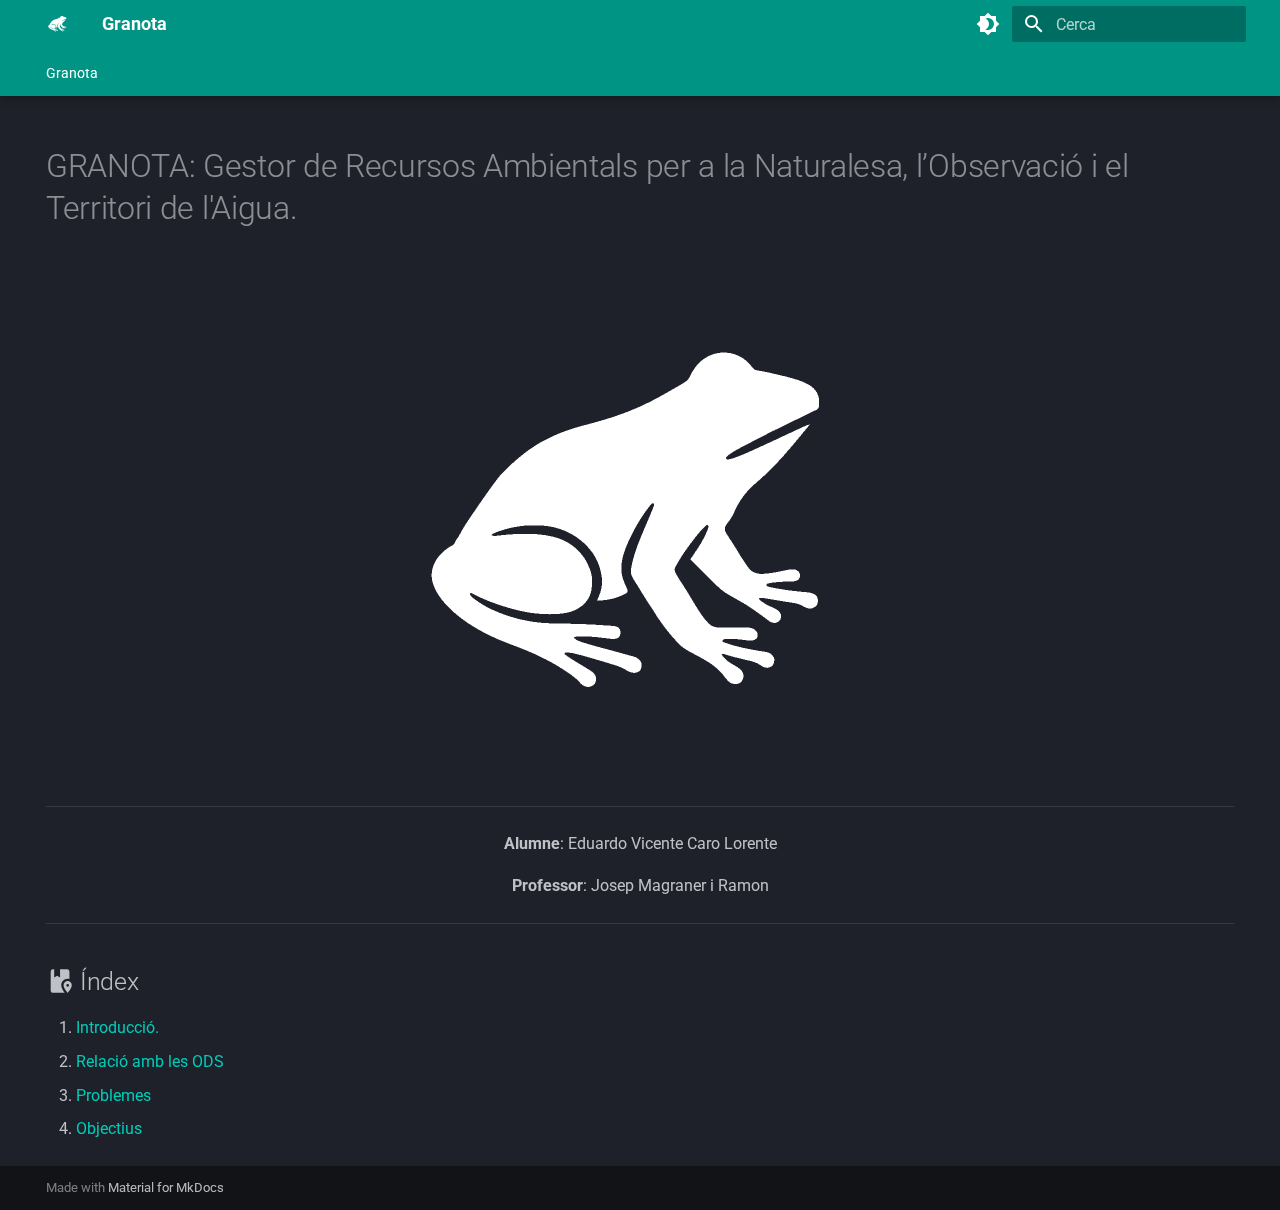
<file: index.html>
<!doctype html>
<html lang="ca" class="no-js">
  <head>
    
      <meta charset="utf-8">
      <meta name="viewport" content="width=device-width,initial-scale=1">
      
      
        <meta name="author" content="Josep Magraner i Ramon">
      
      
      
      
        <link rel="next" href="01_Introduccio/">
      
      
      <link rel="icon" href="assets/images/favicon.png">
      <meta name="generator" content="mkdocs-1.6.1, mkdocs-material-9.5.15">
    
    
      
        <title>GRANOTA - Granota</title>
      
    
    
      <link rel="stylesheet" href="assets/stylesheets/main.7e359304.min.css">
      
        
        <link rel="stylesheet" href="assets/stylesheets/palette.06af60db.min.css">
      
      


    
    
      
    
    
      
        
        
        <link rel="preconnect" href="https://fonts.gstatic.com" crossorigin>
        <link rel="stylesheet" href="https://fonts.googleapis.com/css?family=Roboto:300,300i,400,400i,700,700i%7CRoboto+Mono:400,400i,700,700i&display=fallback">
        <style>:root{--md-text-font:"Roboto";--md-code-font:"Roboto Mono"}</style>
      
    
    
      <link rel="stylesheet" href="assets/css/extra.css">
    
      <link rel="stylesheet" href="assets/css/tables.css">
    
      <link rel="stylesheet" href="assets/css/buttons.css">
    
      <link rel="stylesheet" href="assets/css/admonitions.css">
    
    <script>__md_scope=new URL(".",location),__md_hash=e=>[...e].reduce((e,_)=>(e<<5)-e+_.charCodeAt(0),0),__md_get=(e,_=localStorage,t=__md_scope)=>JSON.parse(_.getItem(t.pathname+"."+e)),__md_set=(e,_,t=localStorage,a=__md_scope)=>{try{t.setItem(a.pathname+"."+e,JSON.stringify(_))}catch(e){}}</script>
    
      

    
    
    
   <link href="assets/stylesheets/glightbox.min.css" rel="stylesheet"/><style>
    html.glightbox-open { overflow: initial; height: 100%; }
    .gslide-title { margin-top: 0px; user-select: text; }
    .gslide-desc { color: #666; user-select: text; }
    .gslide-image img { background: white; }
    .gscrollbar-fixer { padding-right: 15px; }
    .gdesc-inner { font-size: 0.75rem; }
    body[data-md-color-scheme="slate"] .gdesc-inner { background: var(--md-default-bg-color);}
    body[data-md-color-scheme="slate"] .gslide-title { color: var(--md-default-fg-color);}
    body[data-md-color-scheme="slate"] .gslide-desc { color: var(--md-default-fg-color);}</style> <script src="assets/javascripts/glightbox.min.js"></script></head>
  
  
    
    
      
    
    
    
    
    <body dir="ltr" data-md-color-scheme="slate" data-md-color-primary="teal" data-md-color-accent="teal">
  
    
    <input class="md-toggle" data-md-toggle="drawer" type="checkbox" id="__drawer" autocomplete="off">
    <input class="md-toggle" data-md-toggle="search" type="checkbox" id="__search" autocomplete="off">
    <label class="md-overlay" for="__drawer"></label>
    <div data-md-component="skip">
      
        
        <a href="#granota-gestor-de-recursos-ambientals-per-a-la-naturalesa-lobservacio-i-el-territori-de-laigua" class="md-skip">
          Salta el contingut
        </a>
      
    </div>
    <div data-md-component="announce">
      
    </div>
    
    
      

  

<header class="md-header md-header--shadow md-header--lifted" data-md-component="header">
  <nav class="md-header__inner md-grid" aria-label="Capçalera">
    <a href="." title="Granota" class="md-header__button md-logo" aria-label="Granota" data-md-component="logo">
      
  <img src="assets/img/frog_icon.svg" alt="logo">

    </a>
    <label class="md-header__button md-icon" for="__drawer">
      
      <svg xmlns="http://www.w3.org/2000/svg" viewBox="0 0 24 24"><path d="M3 6h18v2H3V6m0 5h18v2H3v-2m0 5h18v2H3v-2Z"/></svg>
    </label>
    <div class="md-header__title" data-md-component="header-title">
      <div class="md-header__ellipsis">
        <div class="md-header__topic">
          <span class="md-ellipsis">
            Granota
          </span>
        </div>
        <div class="md-header__topic" data-md-component="header-topic">
          <span class="md-ellipsis">
            
              GRANOTA
            
          </span>
        </div>
      </div>
    </div>
    
      
        <form class="md-header__option" data-md-component="palette">
  
    
    
    
    <input class="md-option" data-md-color-media="" data-md-color-scheme="slate" data-md-color-primary="teal" data-md-color-accent="teal"  aria-label="Mode lluminós"  type="radio" name="__palette" id="__palette_0">
    
      <label class="md-header__button md-icon" title="Mode lluminós" for="__palette_1" hidden>
        <svg xmlns="http://www.w3.org/2000/svg" viewBox="0 0 24 24"><path d="M12 18c-.89 0-1.74-.2-2.5-.55C11.56 16.5 13 14.42 13 12c0-2.42-1.44-4.5-3.5-5.45C10.26 6.2 11.11 6 12 6a6 6 0 0 1 6 6 6 6 0 0 1-6 6m8-9.31V4h-4.69L12 .69 8.69 4H4v4.69L.69 12 4 15.31V20h4.69L12 23.31 15.31 20H20v-4.69L23.31 12 20 8.69Z"/></svg>
      </label>
    
  
    
    
    
    <input class="md-option" data-md-color-media="" data-md-color-scheme="default" data-md-color-primary="teal" data-md-color-accent="teal"  aria-label="Mode fosc"  type="radio" name="__palette" id="__palette_1">
    
      <label class="md-header__button md-icon" title="Mode fosc" for="__palette_0" hidden>
        <svg xmlns="http://www.w3.org/2000/svg" viewBox="0 0 24 24"><path d="M12 8a4 4 0 0 0-4 4 4 4 0 0 0 4 4 4 4 0 0 0 4-4 4 4 0 0 0-4-4m0 10a6 6 0 0 1-6-6 6 6 0 0 1 6-6 6 6 0 0 1 6 6 6 6 0 0 1-6 6m8-9.31V4h-4.69L12 .69 8.69 4H4v4.69L.69 12 4 15.31V20h4.69L12 23.31 15.31 20H20v-4.69L23.31 12 20 8.69Z"/></svg>
      </label>
    
  
</form>
      
    
    
      <script>var media,input,key,value,palette=__md_get("__palette");if(palette&&palette.color){"(prefers-color-scheme)"===palette.color.media&&(media=matchMedia("(prefers-color-scheme: light)"),input=document.querySelector(media.matches?"[data-md-color-media='(prefers-color-scheme: light)']":"[data-md-color-media='(prefers-color-scheme: dark)']"),palette.color.media=input.getAttribute("data-md-color-media"),palette.color.scheme=input.getAttribute("data-md-color-scheme"),palette.color.primary=input.getAttribute("data-md-color-primary"),palette.color.accent=input.getAttribute("data-md-color-accent"));for([key,value]of Object.entries(palette.color))document.body.setAttribute("data-md-color-"+key,value)}</script>
    
    
    
      <label class="md-header__button md-icon" for="__search">
        
        <svg xmlns="http://www.w3.org/2000/svg" viewBox="0 0 24 24"><path d="M9.5 3A6.5 6.5 0 0 1 16 9.5c0 1.61-.59 3.09-1.56 4.23l.27.27h.79l5 5-1.5 1.5-5-5v-.79l-.27-.27A6.516 6.516 0 0 1 9.5 16 6.5 6.5 0 0 1 3 9.5 6.5 6.5 0 0 1 9.5 3m0 2C7 5 5 7 5 9.5S7 14 9.5 14 14 12 14 9.5 12 5 9.5 5Z"/></svg>
      </label>
      <div class="md-search" data-md-component="search" role="dialog">
  <label class="md-search__overlay" for="__search"></label>
  <div class="md-search__inner" role="search">
    <form class="md-search__form" name="search">
      <input type="text" class="md-search__input" name="query" aria-label="Cerca" placeholder="Cerca" autocapitalize="off" autocorrect="off" autocomplete="off" spellcheck="false" data-md-component="search-query" required>
      <label class="md-search__icon md-icon" for="__search">
        
        <svg xmlns="http://www.w3.org/2000/svg" viewBox="0 0 24 24"><path d="M9.5 3A6.5 6.5 0 0 1 16 9.5c0 1.61-.59 3.09-1.56 4.23l.27.27h.79l5 5-1.5 1.5-5-5v-.79l-.27-.27A6.516 6.516 0 0 1 9.5 16 6.5 6.5 0 0 1 3 9.5 6.5 6.5 0 0 1 9.5 3m0 2C7 5 5 7 5 9.5S7 14 9.5 14 14 12 14 9.5 12 5 9.5 5Z"/></svg>
        
        <svg xmlns="http://www.w3.org/2000/svg" viewBox="0 0 24 24"><path d="M20 11v2H8l5.5 5.5-1.42 1.42L4.16 12l7.92-7.92L13.5 5.5 8 11h12Z"/></svg>
      </label>
      <nav class="md-search__options" aria-label="Cerca">
        
        <button type="reset" class="md-search__icon md-icon" title="Neteja" aria-label="Neteja" tabindex="-1">
          
          <svg xmlns="http://www.w3.org/2000/svg" viewBox="0 0 24 24"><path d="M19 6.41 17.59 5 12 10.59 6.41 5 5 6.41 10.59 12 5 17.59 6.41 19 12 13.41 17.59 19 19 17.59 13.41 12 19 6.41Z"/></svg>
        </button>
      </nav>
      
    </form>
    <div class="md-search__output">
      <div class="md-search__scrollwrap" data-md-scrollfix>
        <div class="md-search-result" data-md-component="search-result">
          <div class="md-search-result__meta">
            Inicialitzant cerca
          </div>
          <ol class="md-search-result__list" role="presentation"></ol>
        </div>
      </div>
    </div>
  </div>
</div>
    
    
  </nav>
  
    
      
<nav class="md-tabs" aria-label="Pestanyes" data-md-component="tabs">
  <div class="md-grid">
    <ul class="md-tabs__list">
      
        
  
  
    
  
  
    
    
      <li class="md-tabs__item md-tabs__item--active">
        <a href="." class="md-tabs__link">
          
  
    
  
  Granota

        </a>
      </li>
    
  

      
    </ul>
  </div>
</nav>
    
  
</header>
    
    <div class="md-container" data-md-component="container">
      
      
        
      
      <main class="md-main" data-md-component="main">
        <div class="md-main__inner md-grid">
          
            
              
                
              
              <div class="md-sidebar md-sidebar--primary" data-md-component="sidebar" data-md-type="navigation" hidden>
                <div class="md-sidebar__scrollwrap">
                  <div class="md-sidebar__inner">
                    


  


<nav class="md-nav md-nav--primary md-nav--lifted" aria-label="Navegació" data-md-level="0">
  <label class="md-nav__title" for="__drawer">
    <a href="." title="Granota" class="md-nav__button md-logo" aria-label="Granota" data-md-component="logo">
      
  <img src="assets/img/frog_icon.svg" alt="logo">

    </a>
    Granota
  </label>
  
  <ul class="md-nav__list" data-md-scrollfix>
    
      
      
  
  
    
  
  
  
    
    
      
        
          
        
      
        
      
        
      
        
      
        
      
    
    
      
        
        
      
      
    
    
      
    
    <li class="md-nav__item md-nav__item--active md-nav__item--section md-nav__item--nested">
      
        
        
        <input class="md-nav__toggle md-toggle " type="checkbox" id="__nav_1" checked>
        
          
          
          <div class="md-nav__link md-nav__container">
            <a href="." class="md-nav__link md-nav__link--active">
              
  
  <span class="md-ellipsis">
    Granota
  </span>
  

            </a>
            
              
              <label class="md-nav__link md-nav__link--active" for="__nav_1" id="__nav_1_label" tabindex="">
                <span class="md-nav__icon md-icon"></span>
              </label>
            
          </div>
        
        <nav class="md-nav" data-md-level="1" aria-labelledby="__nav_1_label" aria-expanded="true">
          <label class="md-nav__title" for="__nav_1">
            <span class="md-nav__icon md-icon"></span>
            Granota
          </label>
          <ul class="md-nav__list" data-md-scrollfix>
            
              
            
              
                
  
  
  
  
    <li class="md-nav__item">
      <a href="01_Introduccio/" class="md-nav__link">
        
  
  <span class="md-ellipsis">
    01 - Introducció
  </span>
  

      </a>
    </li>
  

              
            
              
                
  
  
  
  
    <li class="md-nav__item">
      <a href="02_Relacio_ODS/" class="md-nav__link">
        
  
  <span class="md-ellipsis">
    02 - Relació amb els ODS
  </span>
  

      </a>
    </li>
  

              
            
              
                
  
  
  
  
    <li class="md-nav__item">
      <a href="03_Problemes/" class="md-nav__link">
        
  
  <span class="md-ellipsis">
    03 - Problemes
  </span>
  

      </a>
    </li>
  

              
            
              
                
  
  
  
  
    <li class="md-nav__item">
      <a href="04_Objectius/" class="md-nav__link">
        
  
  <span class="md-ellipsis">
    04 - Objectius
  </span>
  

      </a>
    </li>
  

              
            
          </ul>
        </nav>
      
    </li>
  

    
  </ul>
</nav>
                  </div>
                </div>
              </div>
            
            
              
                
              
              <div class="md-sidebar md-sidebar--secondary" data-md-component="sidebar" data-md-type="toc" hidden>
                <div class="md-sidebar__scrollwrap">
                  <div class="md-sidebar__inner">
                    

<nav class="md-nav md-nav--secondary" aria-label="Taula de continguts">
  
  
  
    
  
  
    <label class="md-nav__title" for="__toc">
      <span class="md-nav__icon md-icon"></span>
      Taula de continguts
    </label>
    <ul class="md-nav__list" data-md-component="toc" data-md-scrollfix>
      
        <li class="md-nav__item">
  <a href="#index" class="md-nav__link">
    <span class="md-ellipsis">
      Índex
    </span>
  </a>
  
</li>
      
    </ul>
  
</nav>
                  </div>
                </div>
              </div>
            
          
          
            <div class="md-content" data-md-component="content">
              <article class="md-content__inner md-typeset">
                
                  


<h1 id="granota-gestor-de-recursos-ambientals-per-a-la-naturalesa-lobservacio-i-el-territori-de-laigua">GRANOTA: Gestor de Recursos Ambientals per a la Naturalesa, l’Observació i el Territori de l'Aigua.</h1>
<figure>
    <a class="glightbox" href="assets/img/frog_icon.svg" data-type="image" data-width="100%" data-height="auto" data-desc-position="bottom"><img alt="Descripció de la imatge" src="assets/img/frog_icon.svg" width="50%" /></a>
</figure>
<hr />
<div class="centered">
<p><strong>Alumne</strong>: Eduardo Vicente Caro Lorente</p>
</div>
<div class="centered">
<p><strong>Professor</strong>: Josep Magraner i Ramon</p>
</div>
<hr />
<h2 id="index"><span class="twemoji"><svg xmlns="http://www.w3.org/2000/svg" viewBox="0 0 24 24"><path d="M13 15.5c0 2.28 1.7 4.91 2.91 6.5H6c-1.11 0-2-.89-2-2V4a2 2 0 0 1 2-2h1v7l2.5-1.5L12 9V2h6a2 2 0 0 1 2 2v6.22c-.5-.14-1-.22-1.5-.22-3 0-5.5 2.5-5.5 5.5m9 0c0 2.6-3.5 6.5-3.5 6.5S15 18.1 15 15.5c0-1.9 1.6-3.5 3.5-3.5s3.5 1.6 3.5 3.5m-2.3.1c0-.6-.6-1.2-1.2-1.2s-1.2.5-1.2 1.2c0 .6.5 1.2 1.2 1.2s1.3-.6 1.2-1.2Z"/></svg></span> Índex</h2>
<ol>
<li><a href="01_Introduccio/">Introducció.</a></li>
<li><a href="02_Relacio_ODS/">Relació amb les ODS</a></li>
<li><a href="03_Problemes/">Problemes</a></li>
<li><a href="04_Objectius/">Objectius</a></li>
</ol>







  
  




  



                
              </article>
            </div>
          
          
<script>var target=document.getElementById(location.hash.slice(1));target&&target.name&&(target.checked=target.name.startsWith("__tabbed_"))</script>
        </div>
        
          <button type="button" class="md-top md-icon" data-md-component="top" hidden>
  
  <svg xmlns="http://www.w3.org/2000/svg" viewBox="0 0 24 24"><path d="M13 20h-2V8l-5.5 5.5-1.42-1.42L12 4.16l7.92 7.92-1.42 1.42L13 8v12Z"/></svg>
  Torna a l'inici
</button>
        
      </main>
      
        <footer class="md-footer">
  
    
      
        
      
      <nav class="md-footer__inner md-grid" aria-label="Peu de pàgina" hidden>
        
        
          
          <a href="01_Introduccio/" class="md-footer__link md-footer__link--next" aria-label="Següent: 01 - Introducció">
            <div class="md-footer__title">
              <span class="md-footer__direction">
                Següent
              </span>
              <div class="md-ellipsis">
                01 - Introducció
              </div>
            </div>
            <div class="md-footer__button md-icon">
              
              <svg xmlns="http://www.w3.org/2000/svg" viewBox="0 0 24 24"><path d="M4 11v2h12l-5.5 5.5 1.42 1.42L19.84 12l-7.92-7.92L10.5 5.5 16 11H4Z"/></svg>
            </div>
          </a>
        
      </nav>
    
  
  <div class="md-footer-meta md-typeset">
    <div class="md-footer-meta__inner md-grid">
      <div class="md-copyright">
  
  
    Made with
    <a href="https://squidfunk.github.io/mkdocs-material/" target="_blank" rel="noopener">
      Material for MkDocs
    </a>
  
</div>
      
    </div>
  </div>
</footer>
      
    </div>
    <div class="md-dialog" data-md-component="dialog">
      <div class="md-dialog__inner md-typeset"></div>
    </div>
    
    
    <script id="__config" type="application/json">{"base": ".", "features": ["content.code.copy", "content.code.select", "content.code.annotate", "navigation.footer", "navigation.top", "navigation.tabs", "navigation.tabs.sticky", "navigation.prune", "navigation.indexes"], "search": "assets/javascripts/workers/search.b8dbb3d2.min.js", "translations": {"clipboard.copied": "Copiat al porta-retalls", "clipboard.copy": "C\u00f2pia al porta-retalls", "search.result.more.one": "1 m\u00e9s en aquesta p\u00e0gina", "search.result.more.other": "# m\u00e9s en aquesta p\u00e0gina", "search.result.none": "Cap document coincideix", "search.result.one": "1 document coincident", "search.result.other": "# documents coincidents", "search.result.placeholder": "Escriu per a comen\u00e7ar a cercar", "search.result.term.missing": "Desaparegut", "select.version": "Selecciona la versi\u00f3"}}</script>
    
    
      <script src="assets/javascripts/bundle.bd41221c.min.js"></script>
      
    
  <script id="init-glightbox">const lightbox = GLightbox({"touchNavigation": true, "loop": false, "zoomable": true, "draggable": true, "openEffect": "zoom", "closeEffect": "zoom", "slideEffect": "slide"});
document$.subscribe(() => { lightbox.reload() });
</script></body>
</html>
</file>
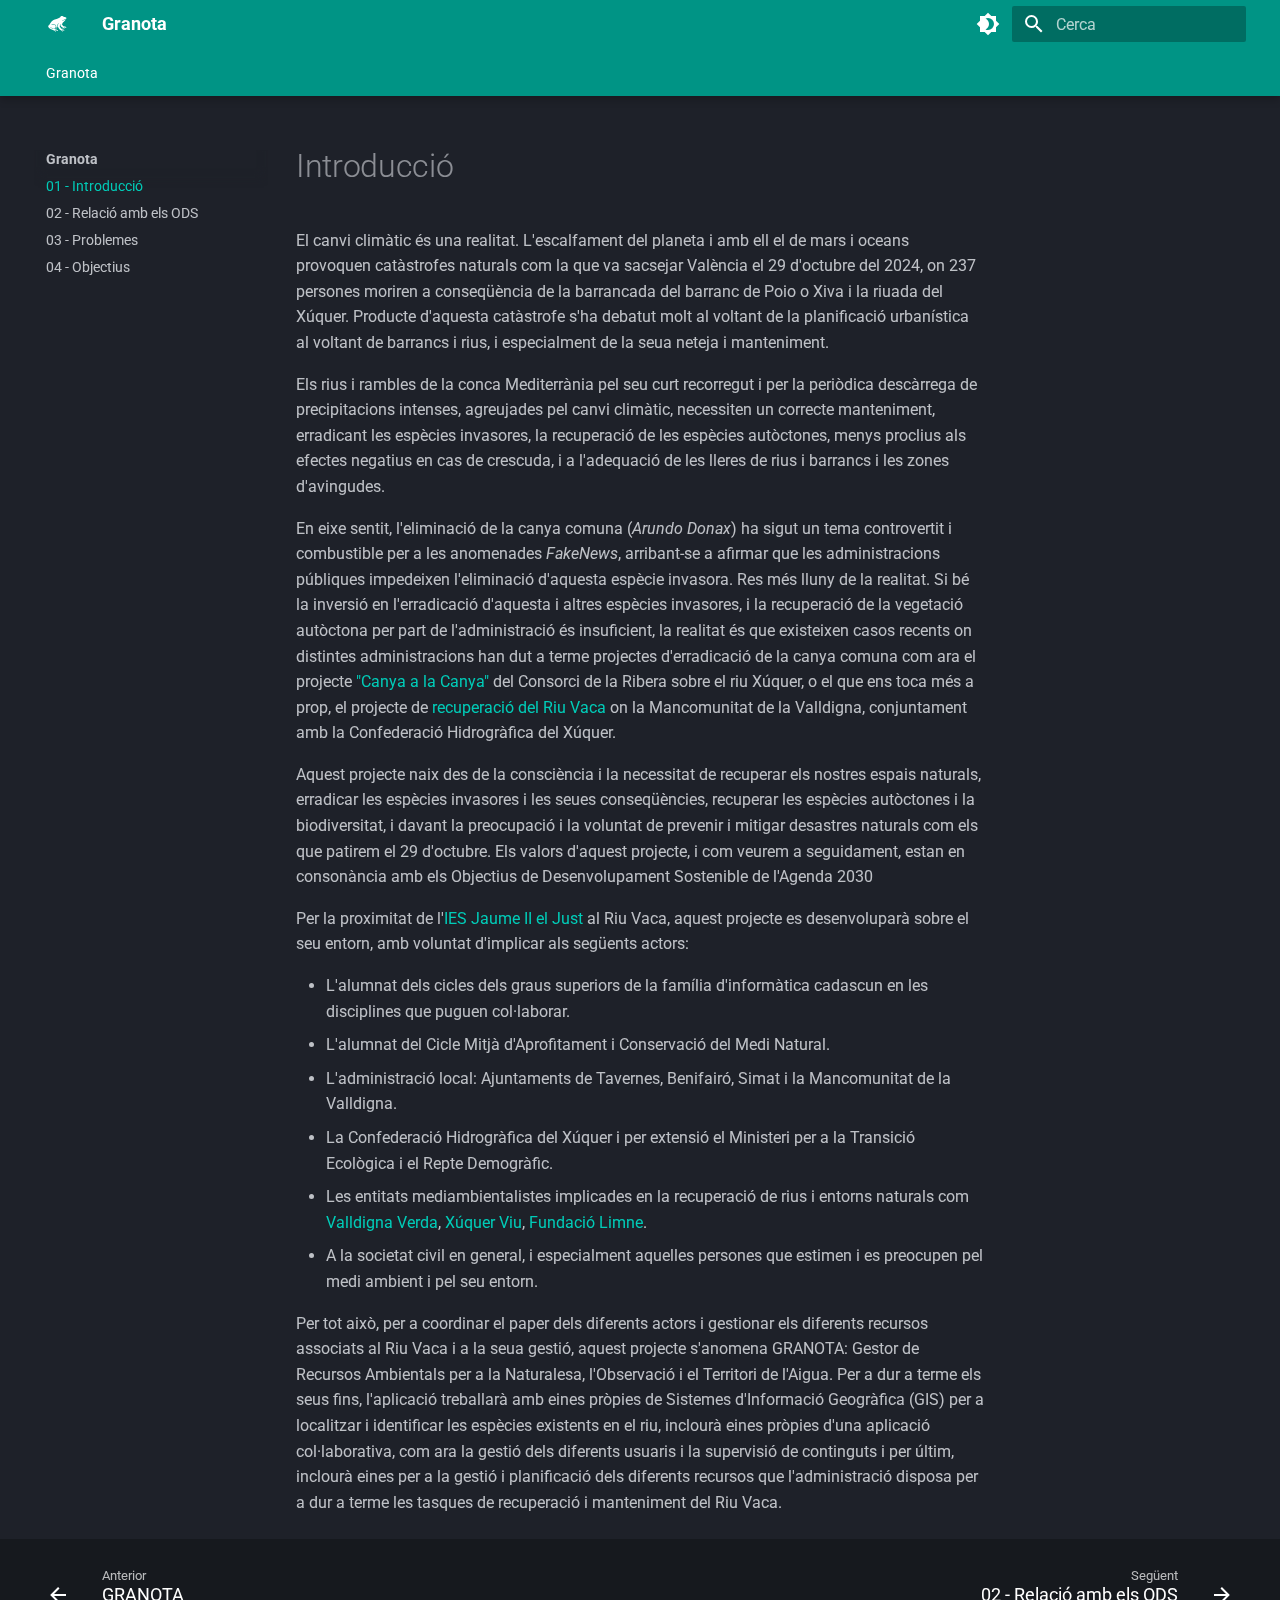
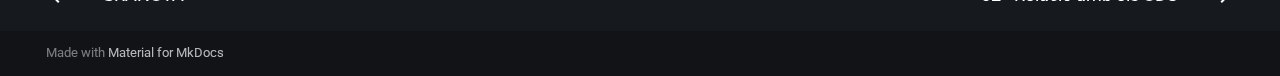
<file: 01_Introduccio/index.html>
<!doctype html>
<html lang="ca" class="no-js">
  <head>
    
      <meta charset="utf-8">
      <meta name="viewport" content="width=device-width,initial-scale=1">
      
      
      
      
        <link rel="prev" href="..">
      
      
        <link rel="next" href="../02_Relacio_ODS/">
      
      
      <link rel="icon" href="../assets/images/favicon.png">
      <meta name="generator" content="mkdocs-1.6.1, mkdocs-material-9.5.15">
    
    
      
        <title>01 - Introducció - Granota</title>
      
    
    
      <link rel="stylesheet" href="../assets/stylesheets/main.7e359304.min.css">
      
        
        <link rel="stylesheet" href="../assets/stylesheets/palette.06af60db.min.css">
      
      


    
    
      
    
    
      
        
        
        <link rel="preconnect" href="https://fonts.gstatic.com" crossorigin>
        <link rel="stylesheet" href="https://fonts.googleapis.com/css?family=Roboto:300,300i,400,400i,700,700i%7CRoboto+Mono:400,400i,700,700i&display=fallback">
        <style>:root{--md-text-font:"Roboto";--md-code-font:"Roboto Mono"}</style>
      
    
    
      <link rel="stylesheet" href="../assets/css/extra.css">
    
      <link rel="stylesheet" href="../assets/css/tables.css">
    
      <link rel="stylesheet" href="../assets/css/buttons.css">
    
      <link rel="stylesheet" href="../assets/css/admonitions.css">
    
    <script>__md_scope=new URL("..",location),__md_hash=e=>[...e].reduce((e,_)=>(e<<5)-e+_.charCodeAt(0),0),__md_get=(e,_=localStorage,t=__md_scope)=>JSON.parse(_.getItem(t.pathname+"."+e)),__md_set=(e,_,t=localStorage,a=__md_scope)=>{try{t.setItem(a.pathname+"."+e,JSON.stringify(_))}catch(e){}}</script>
    
      

    
    
    
   <link href="../assets/stylesheets/glightbox.min.css" rel="stylesheet"/><style>
    html.glightbox-open { overflow: initial; height: 100%; }
    .gslide-title { margin-top: 0px; user-select: text; }
    .gslide-desc { color: #666; user-select: text; }
    .gslide-image img { background: white; }
    .gscrollbar-fixer { padding-right: 15px; }
    .gdesc-inner { font-size: 0.75rem; }
    body[data-md-color-scheme="slate"] .gdesc-inner { background: var(--md-default-bg-color);}
    body[data-md-color-scheme="slate"] .gslide-title { color: var(--md-default-fg-color);}
    body[data-md-color-scheme="slate"] .gslide-desc { color: var(--md-default-fg-color);}</style> <script src="../assets/javascripts/glightbox.min.js"></script></head>
  
  
    
    
      
    
    
    
    
    <body dir="ltr" data-md-color-scheme="slate" data-md-color-primary="teal" data-md-color-accent="teal">
  
    
    <input class="md-toggle" data-md-toggle="drawer" type="checkbox" id="__drawer" autocomplete="off">
    <input class="md-toggle" data-md-toggle="search" type="checkbox" id="__search" autocomplete="off">
    <label class="md-overlay" for="__drawer"></label>
    <div data-md-component="skip">
      
        
        <a href="#introduccio" class="md-skip">
          Salta el contingut
        </a>
      
    </div>
    <div data-md-component="announce">
      
    </div>
    
    
      

  

<header class="md-header md-header--shadow md-header--lifted" data-md-component="header">
  <nav class="md-header__inner md-grid" aria-label="Capçalera">
    <a href=".." title="Granota" class="md-header__button md-logo" aria-label="Granota" data-md-component="logo">
      
  <img src="../assets/img/frog_icon.svg" alt="logo">

    </a>
    <label class="md-header__button md-icon" for="__drawer">
      
      <svg xmlns="http://www.w3.org/2000/svg" viewBox="0 0 24 24"><path d="M3 6h18v2H3V6m0 5h18v2H3v-2m0 5h18v2H3v-2Z"/></svg>
    </label>
    <div class="md-header__title" data-md-component="header-title">
      <div class="md-header__ellipsis">
        <div class="md-header__topic">
          <span class="md-ellipsis">
            Granota
          </span>
        </div>
        <div class="md-header__topic" data-md-component="header-topic">
          <span class="md-ellipsis">
            
              01 - Introducció
            
          </span>
        </div>
      </div>
    </div>
    
      
        <form class="md-header__option" data-md-component="palette">
  
    
    
    
    <input class="md-option" data-md-color-media="" data-md-color-scheme="slate" data-md-color-primary="teal" data-md-color-accent="teal"  aria-label="Mode lluminós"  type="radio" name="__palette" id="__palette_0">
    
      <label class="md-header__button md-icon" title="Mode lluminós" for="__palette_1" hidden>
        <svg xmlns="http://www.w3.org/2000/svg" viewBox="0 0 24 24"><path d="M12 18c-.89 0-1.74-.2-2.5-.55C11.56 16.5 13 14.42 13 12c0-2.42-1.44-4.5-3.5-5.45C10.26 6.2 11.11 6 12 6a6 6 0 0 1 6 6 6 6 0 0 1-6 6m8-9.31V4h-4.69L12 .69 8.69 4H4v4.69L.69 12 4 15.31V20h4.69L12 23.31 15.31 20H20v-4.69L23.31 12 20 8.69Z"/></svg>
      </label>
    
  
    
    
    
    <input class="md-option" data-md-color-media="" data-md-color-scheme="default" data-md-color-primary="teal" data-md-color-accent="teal"  aria-label="Mode fosc"  type="radio" name="__palette" id="__palette_1">
    
      <label class="md-header__button md-icon" title="Mode fosc" for="__palette_0" hidden>
        <svg xmlns="http://www.w3.org/2000/svg" viewBox="0 0 24 24"><path d="M12 8a4 4 0 0 0-4 4 4 4 0 0 0 4 4 4 4 0 0 0 4-4 4 4 0 0 0-4-4m0 10a6 6 0 0 1-6-6 6 6 0 0 1 6-6 6 6 0 0 1 6 6 6 6 0 0 1-6 6m8-9.31V4h-4.69L12 .69 8.69 4H4v4.69L.69 12 4 15.31V20h4.69L12 23.31 15.31 20H20v-4.69L23.31 12 20 8.69Z"/></svg>
      </label>
    
  
</form>
      
    
    
      <script>var media,input,key,value,palette=__md_get("__palette");if(palette&&palette.color){"(prefers-color-scheme)"===palette.color.media&&(media=matchMedia("(prefers-color-scheme: light)"),input=document.querySelector(media.matches?"[data-md-color-media='(prefers-color-scheme: light)']":"[data-md-color-media='(prefers-color-scheme: dark)']"),palette.color.media=input.getAttribute("data-md-color-media"),palette.color.scheme=input.getAttribute("data-md-color-scheme"),palette.color.primary=input.getAttribute("data-md-color-primary"),palette.color.accent=input.getAttribute("data-md-color-accent"));for([key,value]of Object.entries(palette.color))document.body.setAttribute("data-md-color-"+key,value)}</script>
    
    
    
      <label class="md-header__button md-icon" for="__search">
        
        <svg xmlns="http://www.w3.org/2000/svg" viewBox="0 0 24 24"><path d="M9.5 3A6.5 6.5 0 0 1 16 9.5c0 1.61-.59 3.09-1.56 4.23l.27.27h.79l5 5-1.5 1.5-5-5v-.79l-.27-.27A6.516 6.516 0 0 1 9.5 16 6.5 6.5 0 0 1 3 9.5 6.5 6.5 0 0 1 9.5 3m0 2C7 5 5 7 5 9.5S7 14 9.5 14 14 12 14 9.5 12 5 9.5 5Z"/></svg>
      </label>
      <div class="md-search" data-md-component="search" role="dialog">
  <label class="md-search__overlay" for="__search"></label>
  <div class="md-search__inner" role="search">
    <form class="md-search__form" name="search">
      <input type="text" class="md-search__input" name="query" aria-label="Cerca" placeholder="Cerca" autocapitalize="off" autocorrect="off" autocomplete="off" spellcheck="false" data-md-component="search-query" required>
      <label class="md-search__icon md-icon" for="__search">
        
        <svg xmlns="http://www.w3.org/2000/svg" viewBox="0 0 24 24"><path d="M9.5 3A6.5 6.5 0 0 1 16 9.5c0 1.61-.59 3.09-1.56 4.23l.27.27h.79l5 5-1.5 1.5-5-5v-.79l-.27-.27A6.516 6.516 0 0 1 9.5 16 6.5 6.5 0 0 1 3 9.5 6.5 6.5 0 0 1 9.5 3m0 2C7 5 5 7 5 9.5S7 14 9.5 14 14 12 14 9.5 12 5 9.5 5Z"/></svg>
        
        <svg xmlns="http://www.w3.org/2000/svg" viewBox="0 0 24 24"><path d="M20 11v2H8l5.5 5.5-1.42 1.42L4.16 12l7.92-7.92L13.5 5.5 8 11h12Z"/></svg>
      </label>
      <nav class="md-search__options" aria-label="Cerca">
        
        <button type="reset" class="md-search__icon md-icon" title="Neteja" aria-label="Neteja" tabindex="-1">
          
          <svg xmlns="http://www.w3.org/2000/svg" viewBox="0 0 24 24"><path d="M19 6.41 17.59 5 12 10.59 6.41 5 5 6.41 10.59 12 5 17.59 6.41 19 12 13.41 17.59 19 19 17.59 13.41 12 19 6.41Z"/></svg>
        </button>
      </nav>
      
    </form>
    <div class="md-search__output">
      <div class="md-search__scrollwrap" data-md-scrollfix>
        <div class="md-search-result" data-md-component="search-result">
          <div class="md-search-result__meta">
            Inicialitzant cerca
          </div>
          <ol class="md-search-result__list" role="presentation"></ol>
        </div>
      </div>
    </div>
  </div>
</div>
    
    
  </nav>
  
    
      
<nav class="md-tabs" aria-label="Pestanyes" data-md-component="tabs">
  <div class="md-grid">
    <ul class="md-tabs__list">
      
        
  
  
    
  
  
    
    
      <li class="md-tabs__item md-tabs__item--active">
        <a href=".." class="md-tabs__link">
          
  
    
  
  Granota

        </a>
      </li>
    
  

      
    </ul>
  </div>
</nav>
    
  
</header>
    
    <div class="md-container" data-md-component="container">
      
      
        
      
      <main class="md-main" data-md-component="main">
        <div class="md-main__inner md-grid">
          
            
              
              <div class="md-sidebar md-sidebar--primary" data-md-component="sidebar" data-md-type="navigation" >
                <div class="md-sidebar__scrollwrap">
                  <div class="md-sidebar__inner">
                    


  


<nav class="md-nav md-nav--primary md-nav--lifted" aria-label="Navegació" data-md-level="0">
  <label class="md-nav__title" for="__drawer">
    <a href=".." title="Granota" class="md-nav__button md-logo" aria-label="Granota" data-md-component="logo">
      
  <img src="../assets/img/frog_icon.svg" alt="logo">

    </a>
    Granota
  </label>
  
  <ul class="md-nav__list" data-md-scrollfix>
    
      
      
  
  
    
  
  
  
    
    
      
        
          
        
      
        
      
        
      
        
      
        
      
    
    
      
        
        
      
      
    
    
      
    
    <li class="md-nav__item md-nav__item--active md-nav__item--section md-nav__item--nested">
      
        
        
        <input class="md-nav__toggle md-toggle " type="checkbox" id="__nav_1" checked>
        
          
          
          <div class="md-nav__link md-nav__container">
            <a href=".." class="md-nav__link ">
              
  
  <span class="md-ellipsis">
    Granota
  </span>
  

            </a>
            
              
              <label class="md-nav__link " for="__nav_1" id="__nav_1_label" tabindex="">
                <span class="md-nav__icon md-icon"></span>
              </label>
            
          </div>
        
        <nav class="md-nav" data-md-level="1" aria-labelledby="__nav_1_label" aria-expanded="true">
          <label class="md-nav__title" for="__nav_1">
            <span class="md-nav__icon md-icon"></span>
            Granota
          </label>
          <ul class="md-nav__list" data-md-scrollfix>
            
              
            
              
                
  
  
    
  
  
  
    <li class="md-nav__item md-nav__item--active">
      
      <input class="md-nav__toggle md-toggle" type="checkbox" id="__toc">
      
      
        
      
      
      <a href="./" class="md-nav__link md-nav__link--active">
        
  
  <span class="md-ellipsis">
    01 - Introducció
  </span>
  

      </a>
      
    </li>
  

              
            
              
                
  
  
  
  
    <li class="md-nav__item">
      <a href="../02_Relacio_ODS/" class="md-nav__link">
        
  
  <span class="md-ellipsis">
    02 - Relació amb els ODS
  </span>
  

      </a>
    </li>
  

              
            
              
                
  
  
  
  
    <li class="md-nav__item">
      <a href="../03_Problemes/" class="md-nav__link">
        
  
  <span class="md-ellipsis">
    03 - Problemes
  </span>
  

      </a>
    </li>
  

              
            
              
                
  
  
  
  
    <li class="md-nav__item">
      <a href="../04_Objectius/" class="md-nav__link">
        
  
  <span class="md-ellipsis">
    04 - Objectius
  </span>
  

      </a>
    </li>
  

              
            
          </ul>
        </nav>
      
    </li>
  

    
  </ul>
</nav>
                  </div>
                </div>
              </div>
            
            
              
              <div class="md-sidebar md-sidebar--secondary" data-md-component="sidebar" data-md-type="toc" >
                <div class="md-sidebar__scrollwrap">
                  <div class="md-sidebar__inner">
                    

<nav class="md-nav md-nav--secondary" aria-label="Taula de continguts">
  
  
  
    
  
  
</nav>
                  </div>
                </div>
              </div>
            
          
          
            <div class="md-content" data-md-component="content">
              <article class="md-content__inner md-typeset">
                
                  


<h1 id="introduccio">Introducció</h1>
<p>El canvi climàtic és una realitat. L'escalfament del planeta i amb ell el de mars i oceans provoquen catàstrofes naturals com la que va sacsejar València el 29 d'octubre del 2024, on 237 persones moriren a conseqüència de la barrancada del barranc de Poio o Xiva i la riuada del Xúquer. Producte d'aquesta catàstrofe s'ha debatut molt al voltant de la planificació urbanística al voltant de barrancs i rius, i especialment de la seua neteja i manteniment.</p>
<p>Els rius i rambles de la conca Mediterrània pel seu curt recorregut i per la periòdica descàrrega de precipitacions intenses, agreujades pel canvi climàtic, necessiten un correcte manteniment, erradicant les espècies invasores, la recuperació de les espècies autòctones, menys proclius als efectes negatius en cas de crescuda, i a l'adequació de les lleres de rius i barrancs i les zones d'avingudes. </p>
<p>En eixe sentit, l'eliminació de la canya comuna (<em>Arundo Donax</em>) ha sigut un tema controvertit i combustible per a les anomenades <em>FakeNews</em>, arribant-se a afirmar que les administracions públiques impedeixen l'eliminació d'aquesta espècie invasora. Res més lluny de la realitat. Si bé la inversió en l'erradicació d'aquesta i altres espècies invasores, i la recuperació de la vegetació autòctona per part de l'administració és insuficient, la realitat és que existeixen casos recents on distintes administracions han dut a terme projectes d'erradicació de la canya comuna com ara el projecte <a href="https://consorcidelaribera.com/canya-a-la-canya/">"Canya a la Canya"</a> del Consorci de la Ribera sobre el riu Xúquer, o el que ens toca més a prop, el projecte de <a href="https://www.chj.es/es-es/ciudadano/salaprensa/Paginas/inversion-un-millon-rio-vaca.aspx">recuperació del Riu Vaca</a> on la Mancomunitat de la Valldigna, conjuntament amb la Confederació Hidrogràfica del Xúquer.</p>
<p>Aquest projecte naix des de la consciència i la necessitat de recuperar els nostres espais naturals, erradicar les espècies invasores i les seues conseqüències, recuperar les espècies autòctones i la biodiversitat, i davant la preocupació i la voluntat de prevenir i mitigar desastres naturals com els que patirem el 29 d'octubre. Els valors d'aquest projecte, i com veurem a seguidament, estan en consonància amb els Objectius de Desenvolupament Sostenible de l'Agenda 2030</p>
<p>Per la proximitat de l'<a href="https://portal.edu.gva.es/iesjaumeeljust/">IES Jaume II el Just</a> al Riu Vaca, aquest projecte es desenvoluparà sobre el seu entorn, amb voluntat d'implicar als següents actors:</p>
<ul>
<li>L'alumnat dels cicles dels graus superiors de la família d'informàtica cadascun en les disciplines que puguen col·laborar.</li>
<li>L'alumnat del Cicle Mitjà d'Aprofitament i Conservació del Medi Natural.</li>
<li>L'administració local: Ajuntaments de Tavernes, Benifairó, Simat i la Mancomunitat de la Valldigna.</li>
<li>La Confederació Hidrogràfica del Xúquer i per extensió el Ministeri per a la Transició Ecològica i el Repte Demogràfic.</li>
<li>Les entitats mediambientalistes implicades en la recuperació de rius i entorns naturals com <a href="https://www.facebook.com/perunavalldigna/?locale=ca_ES">Valldigna Verda</a>, <a href="https://xuquerviu.net/">Xúquer Viu</a>, <a href="https://www.limne.org/">Fundació Limne</a>.</li>
<li>A la societat civil en general, i especialment aquelles persones que estimen i es preocupen pel medi ambient i pel seu entorn.</li>
</ul>
<p>Per tot això, per a coordinar el paper dels diferents actors i gestionar els diferents recursos associats al Riu Vaca i a la seua gestió, aquest projecte s'anomena GRANOTA: Gestor de Recursos Ambientals per a la Naturalesa, l'Observació i el Territori de l'Aigua. Per a dur a terme els seus fins, l'aplicació treballarà amb eines pròpies de Sistemes d'Informació Geogràfica (GIS) per a localitzar i identificar les espècies existents en el riu, inclourà eines pròpies d'una aplicació col·laborativa, com ara la gestió dels diferents usuaris i la supervisió de continguts i per últim, inclourà eines per a la gestió i planificació dels diferents recursos que l'administració disposa per a dur a terme les tasques de recuperació i manteniment del Riu Vaca.</p>












                
              </article>
            </div>
          
          
<script>var target=document.getElementById(location.hash.slice(1));target&&target.name&&(target.checked=target.name.startsWith("__tabbed_"))</script>
        </div>
        
          <button type="button" class="md-top md-icon" data-md-component="top" hidden>
  
  <svg xmlns="http://www.w3.org/2000/svg" viewBox="0 0 24 24"><path d="M13 20h-2V8l-5.5 5.5-1.42-1.42L12 4.16l7.92 7.92-1.42 1.42L13 8v12Z"/></svg>
  Torna a l'inici
</button>
        
      </main>
      
        <footer class="md-footer">
  
    
      
      <nav class="md-footer__inner md-grid" aria-label="Peu de pàgina" >
        
          
          <a href=".." class="md-footer__link md-footer__link--prev" aria-label="Anterior: GRANOTA">
            <div class="md-footer__button md-icon">
              
              <svg xmlns="http://www.w3.org/2000/svg" viewBox="0 0 24 24"><path d="M20 11v2H8l5.5 5.5-1.42 1.42L4.16 12l7.92-7.92L13.5 5.5 8 11h12Z"/></svg>
            </div>
            <div class="md-footer__title">
              <span class="md-footer__direction">
                Anterior
              </span>
              <div class="md-ellipsis">
                GRANOTA
              </div>
            </div>
          </a>
        
        
          
          <a href="../02_Relacio_ODS/" class="md-footer__link md-footer__link--next" aria-label="Següent: 02 - Relació amb els ODS">
            <div class="md-footer__title">
              <span class="md-footer__direction">
                Següent
              </span>
              <div class="md-ellipsis">
                02 - Relació amb els ODS
              </div>
            </div>
            <div class="md-footer__button md-icon">
              
              <svg xmlns="http://www.w3.org/2000/svg" viewBox="0 0 24 24"><path d="M4 11v2h12l-5.5 5.5 1.42 1.42L19.84 12l-7.92-7.92L10.5 5.5 16 11H4Z"/></svg>
            </div>
          </a>
        
      </nav>
    
  
  <div class="md-footer-meta md-typeset">
    <div class="md-footer-meta__inner md-grid">
      <div class="md-copyright">
  
  
    Made with
    <a href="https://squidfunk.github.io/mkdocs-material/" target="_blank" rel="noopener">
      Material for MkDocs
    </a>
  
</div>
      
    </div>
  </div>
</footer>
      
    </div>
    <div class="md-dialog" data-md-component="dialog">
      <div class="md-dialog__inner md-typeset"></div>
    </div>
    
    
    <script id="__config" type="application/json">{"base": "..", "features": ["content.code.copy", "content.code.select", "content.code.annotate", "navigation.footer", "navigation.top", "navigation.tabs", "navigation.tabs.sticky", "navigation.prune", "navigation.indexes"], "search": "../assets/javascripts/workers/search.b8dbb3d2.min.js", "translations": {"clipboard.copied": "Copiat al porta-retalls", "clipboard.copy": "C\u00f2pia al porta-retalls", "search.result.more.one": "1 m\u00e9s en aquesta p\u00e0gina", "search.result.more.other": "# m\u00e9s en aquesta p\u00e0gina", "search.result.none": "Cap document coincideix", "search.result.one": "1 document coincident", "search.result.other": "# documents coincidents", "search.result.placeholder": "Escriu per a comen\u00e7ar a cercar", "search.result.term.missing": "Desaparegut", "select.version": "Selecciona la versi\u00f3"}}</script>
    
    
      <script src="../assets/javascripts/bundle.bd41221c.min.js"></script>
      
    
  <script id="init-glightbox">const lightbox = GLightbox({"touchNavigation": true, "loop": false, "zoomable": true, "draggable": true, "openEffect": "zoom", "closeEffect": "zoom", "slideEffect": "slide"});
document$.subscribe(() => { lightbox.reload() });
</script></body>
</html>
</file>
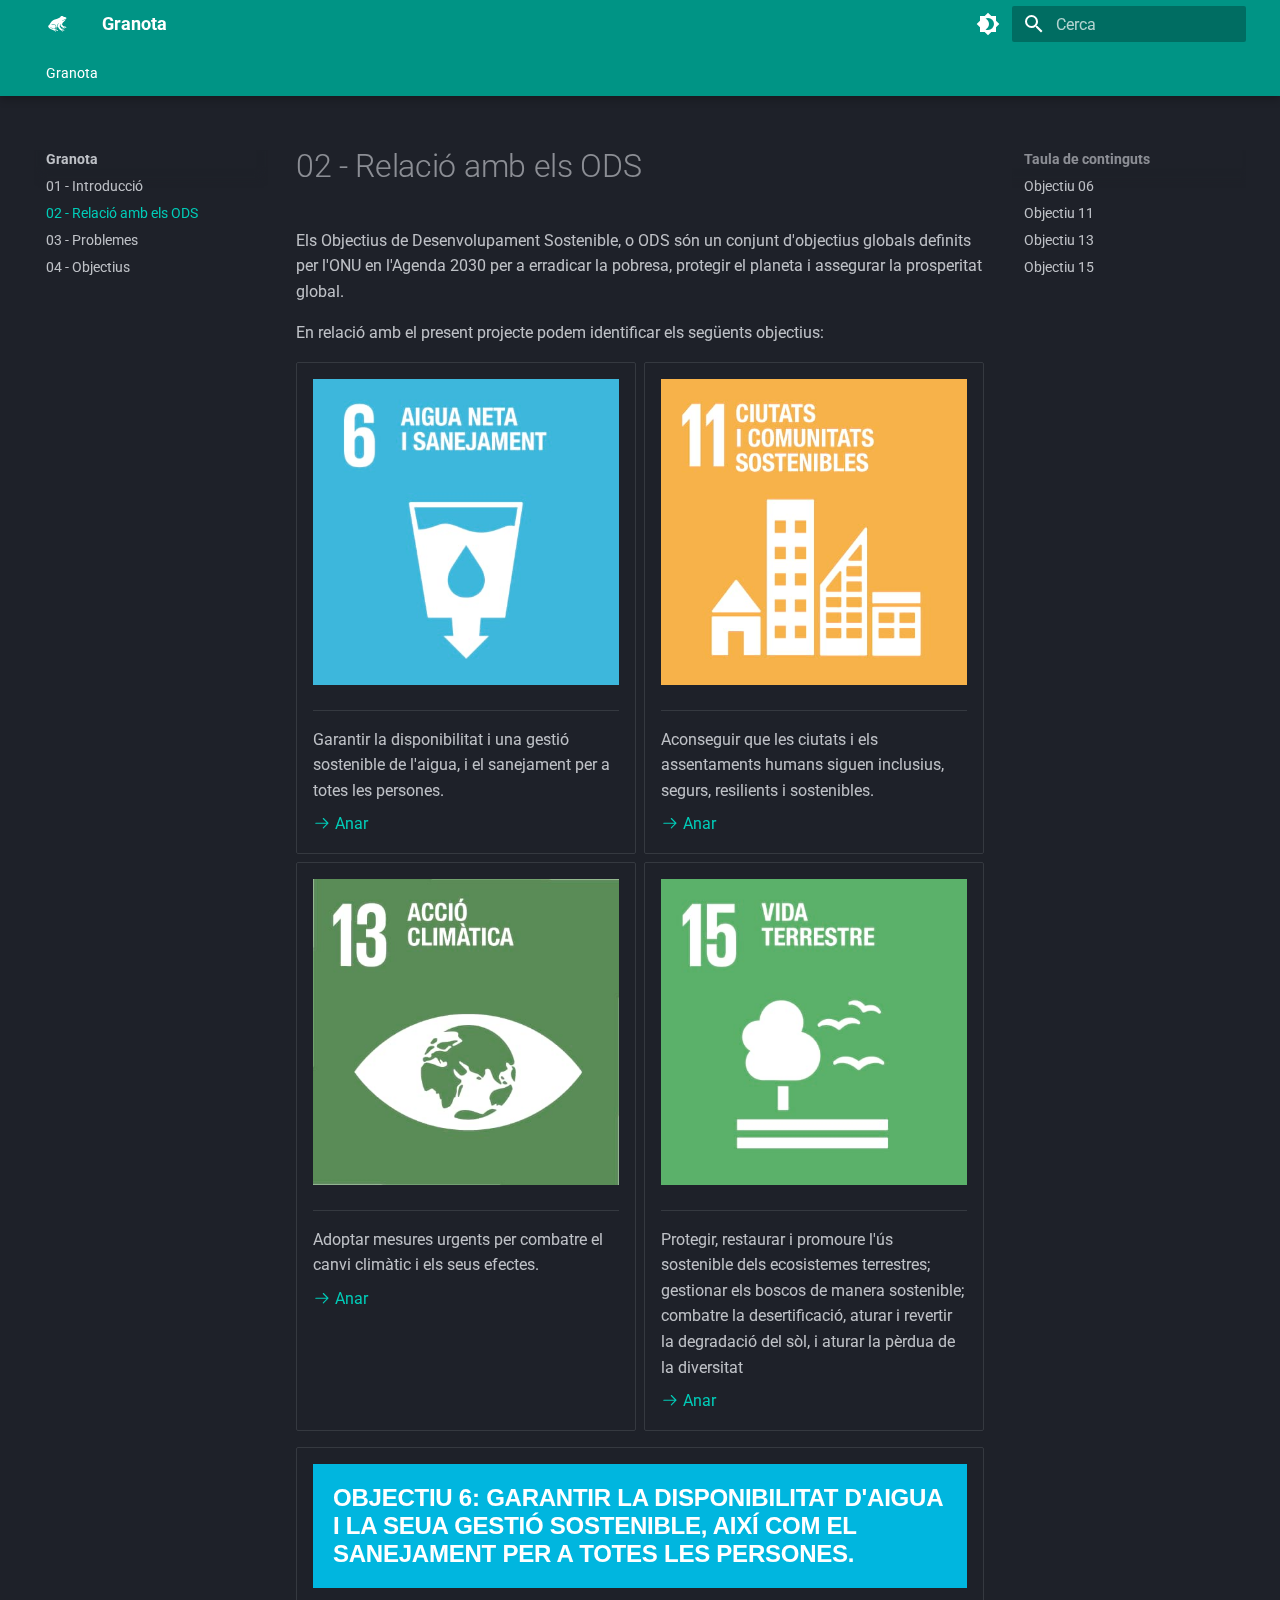
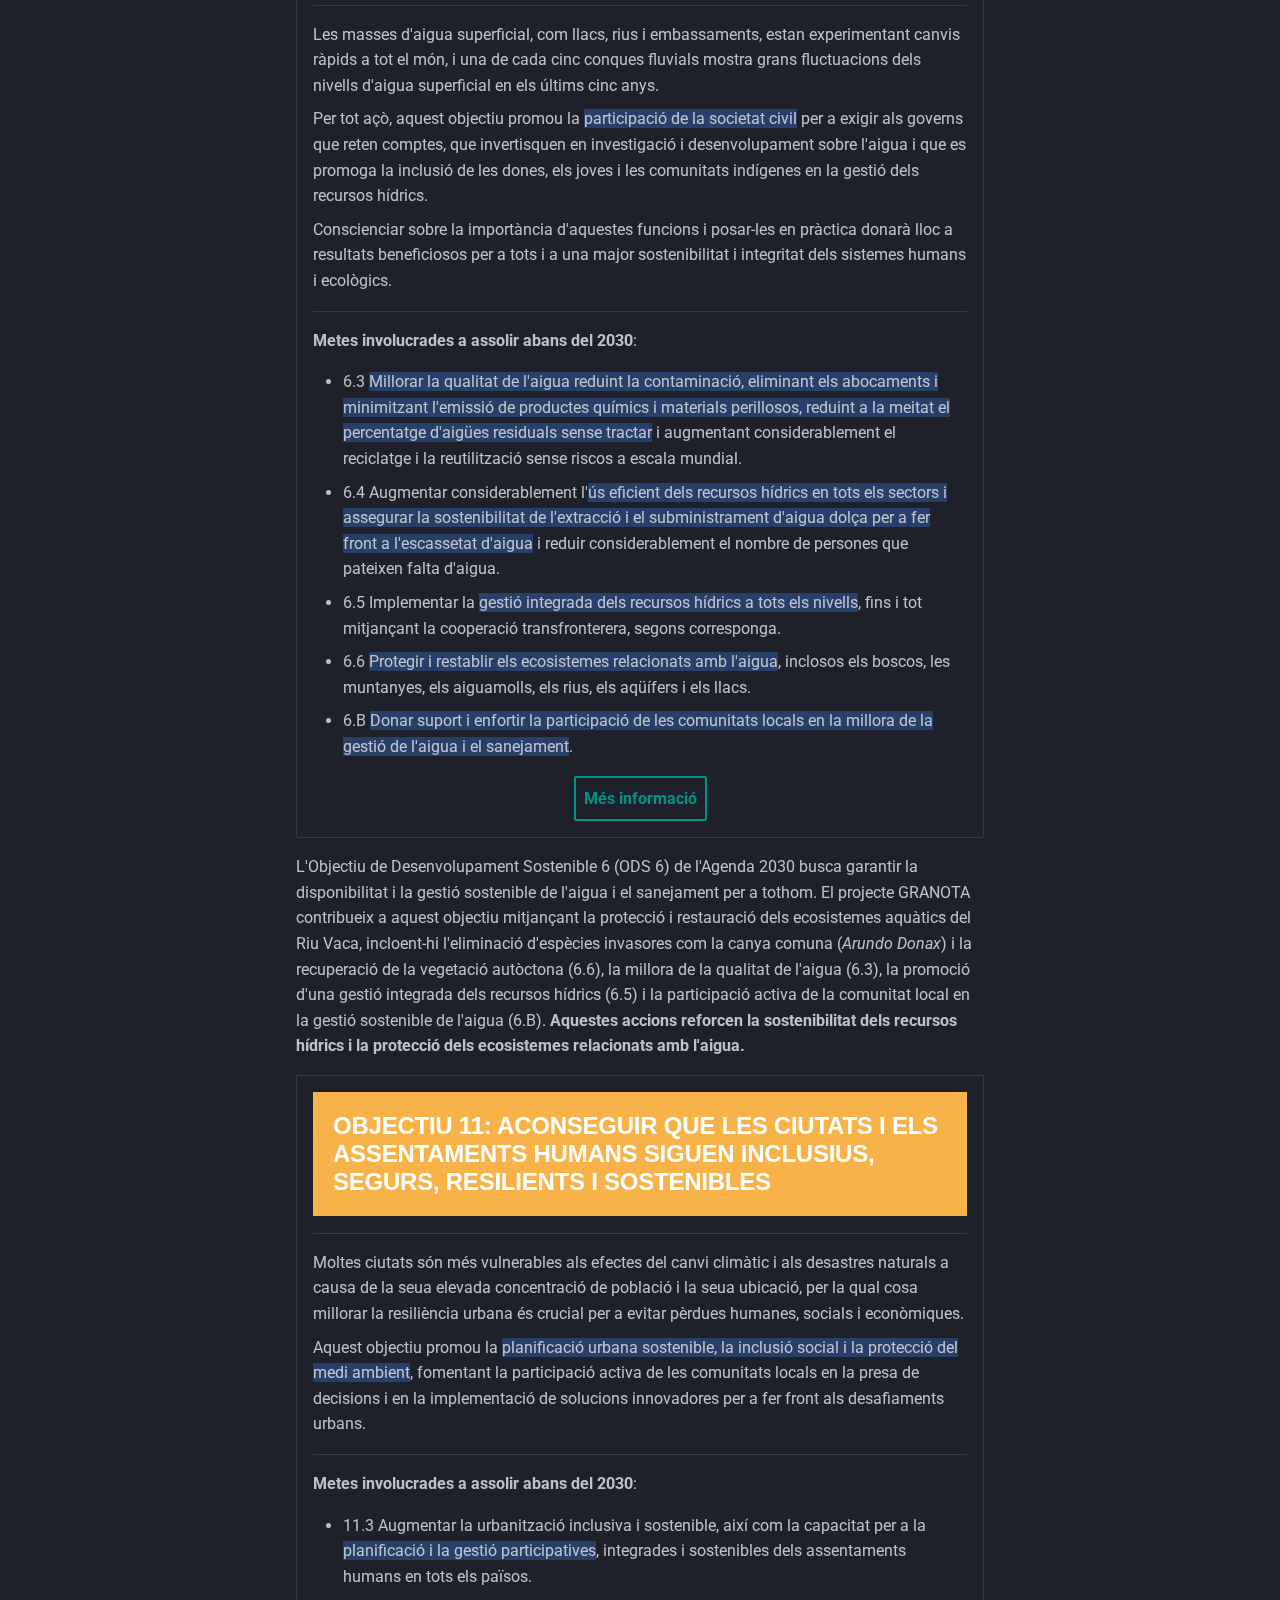
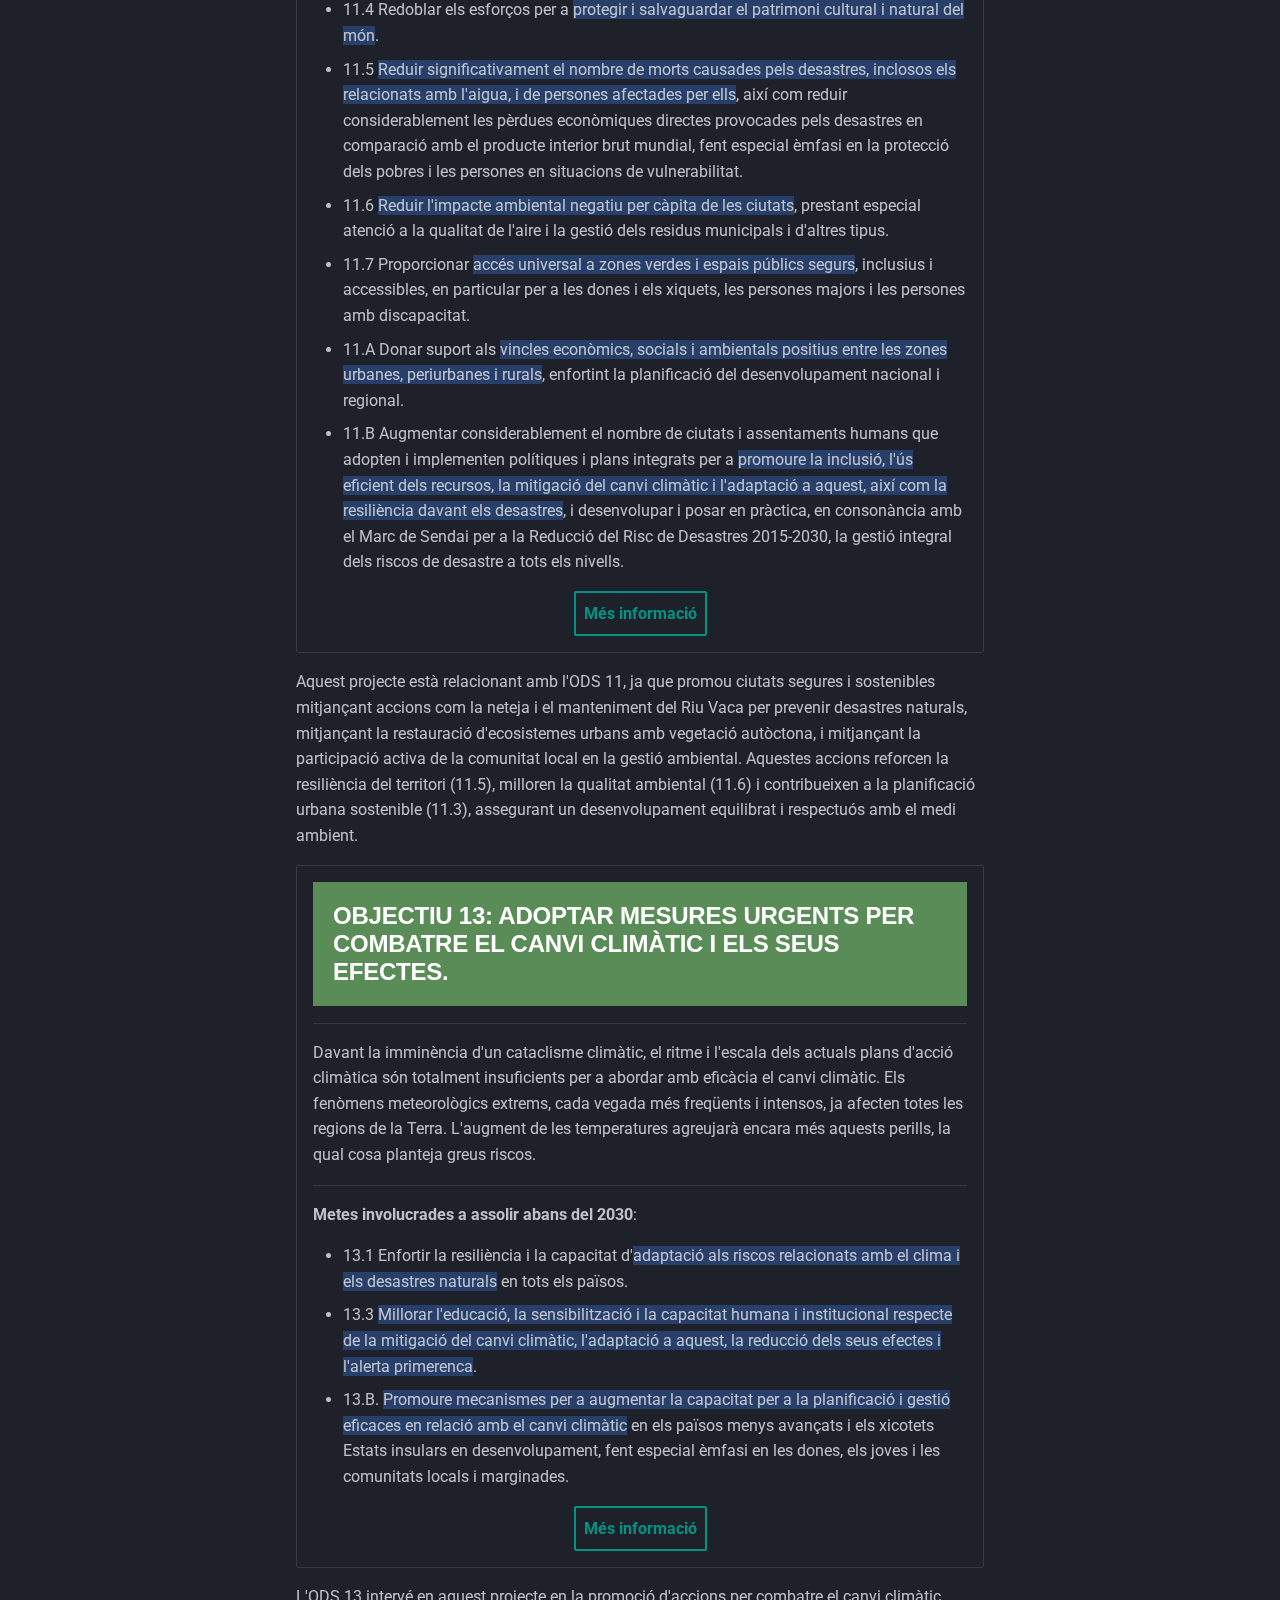
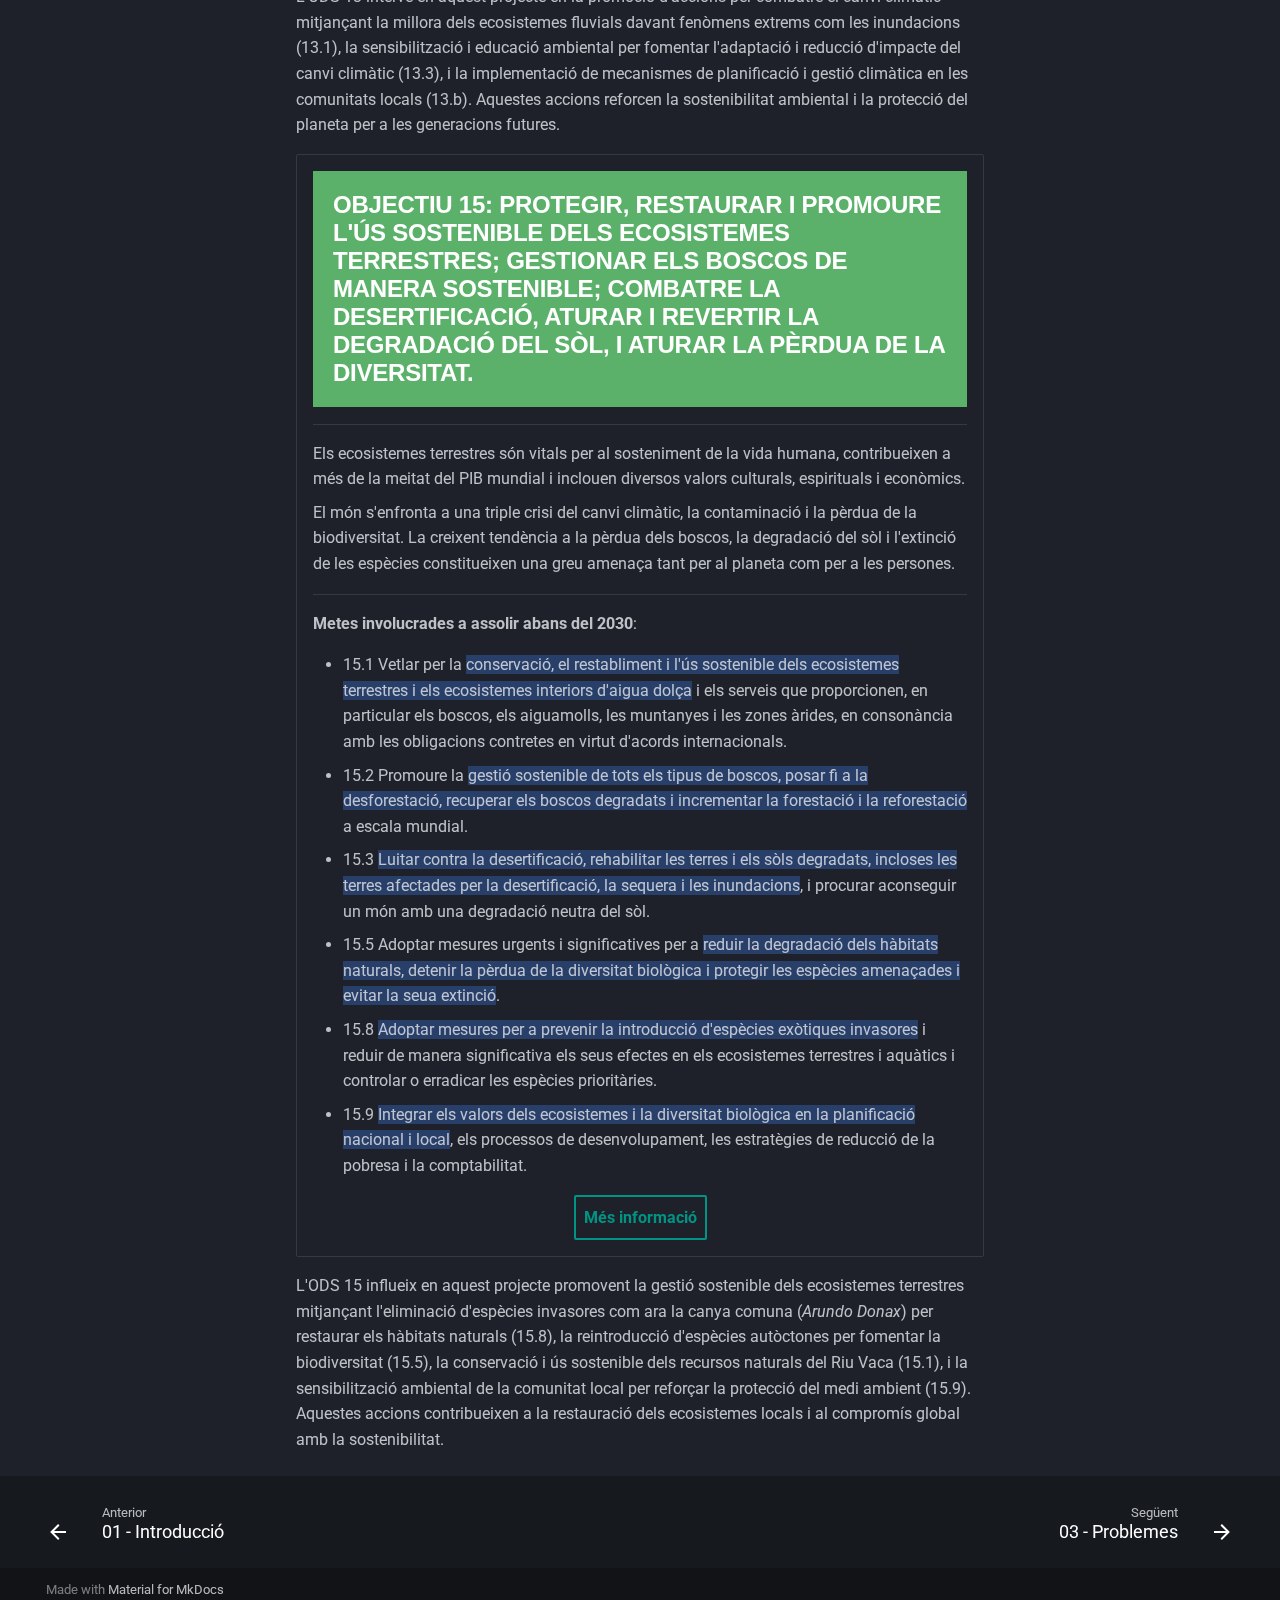
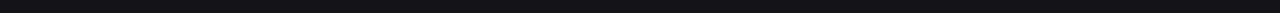
<file: 02_Relacio_ODS/index.html>
<!doctype html>
<html lang="ca" class="no-js">
  <head>
    
      <meta charset="utf-8">
      <meta name="viewport" content="width=device-width,initial-scale=1">
      
      
      
      
        <link rel="prev" href="../01_Introduccio/">
      
      
        <link rel="next" href="../03_Problemes/">
      
      
      <link rel="icon" href="../assets/images/favicon.png">
      <meta name="generator" content="mkdocs-1.6.1, mkdocs-material-9.5.15">
    
    
      
        <title>Relació amb els Objectius de Desenvolupament Sostenible (ODS) - Granota</title>
      
    
    
      <link rel="stylesheet" href="../assets/stylesheets/main.7e359304.min.css">
      
        
        <link rel="stylesheet" href="../assets/stylesheets/palette.06af60db.min.css">
      
      


    
    
      
    
    
      
        
        
        <link rel="preconnect" href="https://fonts.gstatic.com" crossorigin>
        <link rel="stylesheet" href="https://fonts.googleapis.com/css?family=Roboto:300,300i,400,400i,700,700i%7CRoboto+Mono:400,400i,700,700i&display=fallback">
        <style>:root{--md-text-font:"Roboto";--md-code-font:"Roboto Mono"}</style>
      
    
    
      <link rel="stylesheet" href="../assets/css/extra.css">
    
      <link rel="stylesheet" href="../assets/css/tables.css">
    
      <link rel="stylesheet" href="../assets/css/buttons.css">
    
      <link rel="stylesheet" href="../assets/css/admonitions.css">
    
    <script>__md_scope=new URL("..",location),__md_hash=e=>[...e].reduce((e,_)=>(e<<5)-e+_.charCodeAt(0),0),__md_get=(e,_=localStorage,t=__md_scope)=>JSON.parse(_.getItem(t.pathname+"."+e)),__md_set=(e,_,t=localStorage,a=__md_scope)=>{try{t.setItem(a.pathname+"."+e,JSON.stringify(_))}catch(e){}}</script>
    
      

    
    
    
   <link href="../assets/stylesheets/glightbox.min.css" rel="stylesheet"/><style>
    html.glightbox-open { overflow: initial; height: 100%; }
    .gslide-title { margin-top: 0px; user-select: text; }
    .gslide-desc { color: #666; user-select: text; }
    .gslide-image img { background: white; }
    .gscrollbar-fixer { padding-right: 15px; }
    .gdesc-inner { font-size: 0.75rem; }
    body[data-md-color-scheme="slate"] .gdesc-inner { background: var(--md-default-bg-color);}
    body[data-md-color-scheme="slate"] .gslide-title { color: var(--md-default-fg-color);}
    body[data-md-color-scheme="slate"] .gslide-desc { color: var(--md-default-fg-color);}</style> <script src="../assets/javascripts/glightbox.min.js"></script></head>
  
  
    
    
      
    
    
    
    
    <body dir="ltr" data-md-color-scheme="slate" data-md-color-primary="teal" data-md-color-accent="teal">
  
    
    <input class="md-toggle" data-md-toggle="drawer" type="checkbox" id="__drawer" autocomplete="off">
    <input class="md-toggle" data-md-toggle="search" type="checkbox" id="__search" autocomplete="off">
    <label class="md-overlay" for="__drawer"></label>
    <div data-md-component="skip">
      
        
        <a href="#ods06" class="md-skip">
          Salta el contingut
        </a>
      
    </div>
    <div data-md-component="announce">
      
    </div>
    
    
      

  

<header class="md-header md-header--shadow md-header--lifted" data-md-component="header">
  <nav class="md-header__inner md-grid" aria-label="Capçalera">
    <a href=".." title="Granota" class="md-header__button md-logo" aria-label="Granota" data-md-component="logo">
      
  <img src="../assets/img/frog_icon.svg" alt="logo">

    </a>
    <label class="md-header__button md-icon" for="__drawer">
      
      <svg xmlns="http://www.w3.org/2000/svg" viewBox="0 0 24 24"><path d="M3 6h18v2H3V6m0 5h18v2H3v-2m0 5h18v2H3v-2Z"/></svg>
    </label>
    <div class="md-header__title" data-md-component="header-title">
      <div class="md-header__ellipsis">
        <div class="md-header__topic">
          <span class="md-ellipsis">
            Granota
          </span>
        </div>
        <div class="md-header__topic" data-md-component="header-topic">
          <span class="md-ellipsis">
            
              Relació amb els Objectius de Desenvolupament Sostenible (ODS)
            
          </span>
        </div>
      </div>
    </div>
    
      
        <form class="md-header__option" data-md-component="palette">
  
    
    
    
    <input class="md-option" data-md-color-media="" data-md-color-scheme="slate" data-md-color-primary="teal" data-md-color-accent="teal"  aria-label="Mode lluminós"  type="radio" name="__palette" id="__palette_0">
    
      <label class="md-header__button md-icon" title="Mode lluminós" for="__palette_1" hidden>
        <svg xmlns="http://www.w3.org/2000/svg" viewBox="0 0 24 24"><path d="M12 18c-.89 0-1.74-.2-2.5-.55C11.56 16.5 13 14.42 13 12c0-2.42-1.44-4.5-3.5-5.45C10.26 6.2 11.11 6 12 6a6 6 0 0 1 6 6 6 6 0 0 1-6 6m8-9.31V4h-4.69L12 .69 8.69 4H4v4.69L.69 12 4 15.31V20h4.69L12 23.31 15.31 20H20v-4.69L23.31 12 20 8.69Z"/></svg>
      </label>
    
  
    
    
    
    <input class="md-option" data-md-color-media="" data-md-color-scheme="default" data-md-color-primary="teal" data-md-color-accent="teal"  aria-label="Mode fosc"  type="radio" name="__palette" id="__palette_1">
    
      <label class="md-header__button md-icon" title="Mode fosc" for="__palette_0" hidden>
        <svg xmlns="http://www.w3.org/2000/svg" viewBox="0 0 24 24"><path d="M12 8a4 4 0 0 0-4 4 4 4 0 0 0 4 4 4 4 0 0 0 4-4 4 4 0 0 0-4-4m0 10a6 6 0 0 1-6-6 6 6 0 0 1 6-6 6 6 0 0 1 6 6 6 6 0 0 1-6 6m8-9.31V4h-4.69L12 .69 8.69 4H4v4.69L.69 12 4 15.31V20h4.69L12 23.31 15.31 20H20v-4.69L23.31 12 20 8.69Z"/></svg>
      </label>
    
  
</form>
      
    
    
      <script>var media,input,key,value,palette=__md_get("__palette");if(palette&&palette.color){"(prefers-color-scheme)"===palette.color.media&&(media=matchMedia("(prefers-color-scheme: light)"),input=document.querySelector(media.matches?"[data-md-color-media='(prefers-color-scheme: light)']":"[data-md-color-media='(prefers-color-scheme: dark)']"),palette.color.media=input.getAttribute("data-md-color-media"),palette.color.scheme=input.getAttribute("data-md-color-scheme"),palette.color.primary=input.getAttribute("data-md-color-primary"),palette.color.accent=input.getAttribute("data-md-color-accent"));for([key,value]of Object.entries(palette.color))document.body.setAttribute("data-md-color-"+key,value)}</script>
    
    
    
      <label class="md-header__button md-icon" for="__search">
        
        <svg xmlns="http://www.w3.org/2000/svg" viewBox="0 0 24 24"><path d="M9.5 3A6.5 6.5 0 0 1 16 9.5c0 1.61-.59 3.09-1.56 4.23l.27.27h.79l5 5-1.5 1.5-5-5v-.79l-.27-.27A6.516 6.516 0 0 1 9.5 16 6.5 6.5 0 0 1 3 9.5 6.5 6.5 0 0 1 9.5 3m0 2C7 5 5 7 5 9.5S7 14 9.5 14 14 12 14 9.5 12 5 9.5 5Z"/></svg>
      </label>
      <div class="md-search" data-md-component="search" role="dialog">
  <label class="md-search__overlay" for="__search"></label>
  <div class="md-search__inner" role="search">
    <form class="md-search__form" name="search">
      <input type="text" class="md-search__input" name="query" aria-label="Cerca" placeholder="Cerca" autocapitalize="off" autocorrect="off" autocomplete="off" spellcheck="false" data-md-component="search-query" required>
      <label class="md-search__icon md-icon" for="__search">
        
        <svg xmlns="http://www.w3.org/2000/svg" viewBox="0 0 24 24"><path d="M9.5 3A6.5 6.5 0 0 1 16 9.5c0 1.61-.59 3.09-1.56 4.23l.27.27h.79l5 5-1.5 1.5-5-5v-.79l-.27-.27A6.516 6.516 0 0 1 9.5 16 6.5 6.5 0 0 1 3 9.5 6.5 6.5 0 0 1 9.5 3m0 2C7 5 5 7 5 9.5S7 14 9.5 14 14 12 14 9.5 12 5 9.5 5Z"/></svg>
        
        <svg xmlns="http://www.w3.org/2000/svg" viewBox="0 0 24 24"><path d="M20 11v2H8l5.5 5.5-1.42 1.42L4.16 12l7.92-7.92L13.5 5.5 8 11h12Z"/></svg>
      </label>
      <nav class="md-search__options" aria-label="Cerca">
        
        <button type="reset" class="md-search__icon md-icon" title="Neteja" aria-label="Neteja" tabindex="-1">
          
          <svg xmlns="http://www.w3.org/2000/svg" viewBox="0 0 24 24"><path d="M19 6.41 17.59 5 12 10.59 6.41 5 5 6.41 10.59 12 5 17.59 6.41 19 12 13.41 17.59 19 19 17.59 13.41 12 19 6.41Z"/></svg>
        </button>
      </nav>
      
    </form>
    <div class="md-search__output">
      <div class="md-search__scrollwrap" data-md-scrollfix>
        <div class="md-search-result" data-md-component="search-result">
          <div class="md-search-result__meta">
            Inicialitzant cerca
          </div>
          <ol class="md-search-result__list" role="presentation"></ol>
        </div>
      </div>
    </div>
  </div>
</div>
    
    
  </nav>
  
    
      
<nav class="md-tabs" aria-label="Pestanyes" data-md-component="tabs">
  <div class="md-grid">
    <ul class="md-tabs__list">
      
        
  
  
    
  
  
    
    
      <li class="md-tabs__item md-tabs__item--active">
        <a href=".." class="md-tabs__link">
          
  
    
  
  Granota

        </a>
      </li>
    
  

      
    </ul>
  </div>
</nav>
    
  
</header>
    
    <div class="md-container" data-md-component="container">
      
      
        
      
      <main class="md-main" data-md-component="main">
        <div class="md-main__inner md-grid">
          
            
              
              <div class="md-sidebar md-sidebar--primary" data-md-component="sidebar" data-md-type="navigation" >
                <div class="md-sidebar__scrollwrap">
                  <div class="md-sidebar__inner">
                    


  


<nav class="md-nav md-nav--primary md-nav--lifted" aria-label="Navegació" data-md-level="0">
  <label class="md-nav__title" for="__drawer">
    <a href=".." title="Granota" class="md-nav__button md-logo" aria-label="Granota" data-md-component="logo">
      
  <img src="../assets/img/frog_icon.svg" alt="logo">

    </a>
    Granota
  </label>
  
  <ul class="md-nav__list" data-md-scrollfix>
    
      
      
  
  
    
  
  
  
    
    
      
        
          
        
      
        
      
        
      
        
      
        
      
    
    
      
        
        
      
      
    
    
      
    
    <li class="md-nav__item md-nav__item--active md-nav__item--section md-nav__item--nested">
      
        
        
        <input class="md-nav__toggle md-toggle " type="checkbox" id="__nav_1" checked>
        
          
          
          <div class="md-nav__link md-nav__container">
            <a href=".." class="md-nav__link ">
              
  
  <span class="md-ellipsis">
    Granota
  </span>
  

            </a>
            
              
              <label class="md-nav__link " for="__nav_1" id="__nav_1_label" tabindex="">
                <span class="md-nav__icon md-icon"></span>
              </label>
            
          </div>
        
        <nav class="md-nav" data-md-level="1" aria-labelledby="__nav_1_label" aria-expanded="true">
          <label class="md-nav__title" for="__nav_1">
            <span class="md-nav__icon md-icon"></span>
            Granota
          </label>
          <ul class="md-nav__list" data-md-scrollfix>
            
              
            
              
                
  
  
  
  
    <li class="md-nav__item">
      <a href="../01_Introduccio/" class="md-nav__link">
        
  
  <span class="md-ellipsis">
    01 - Introducció
  </span>
  

      </a>
    </li>
  

              
            
              
                
  
  
    
  
  
  
    <li class="md-nav__item md-nav__item--active">
      
      <input class="md-nav__toggle md-toggle" type="checkbox" id="__toc">
      
      
      
        <label class="md-nav__link md-nav__link--active" for="__toc">
          
  
  <span class="md-ellipsis">
    02 - Relació amb els ODS
  </span>
  

          <span class="md-nav__icon md-icon"></span>
        </label>
      
      <a href="./" class="md-nav__link md-nav__link--active">
        
  
  <span class="md-ellipsis">
    02 - Relació amb els ODS
  </span>
  

      </a>
      
        

<nav class="md-nav md-nav--secondary" aria-label="Taula de continguts">
  
  
  
  
    <label class="md-nav__title" for="__toc">
      <span class="md-nav__icon md-icon"></span>
      Taula de continguts
    </label>
    <ul class="md-nav__list" data-md-component="toc" data-md-scrollfix>
      
        <li class="md-nav__item">
  <a href="#ods06" class="md-nav__link">
    <span class="md-ellipsis">
      Objectiu 06
    </span>
  </a>
  
</li>
      
        <li class="md-nav__item">
  <a href="#ods11" class="md-nav__link">
    <span class="md-ellipsis">
      Objectiu 11
    </span>
  </a>
  
</li>
      
        <li class="md-nav__item">
  <a href="#ods13" class="md-nav__link">
    <span class="md-ellipsis">
      Objectiu 13
    </span>
  </a>
  
</li>
      
        <li class="md-nav__item">
  <a href="#ods15" class="md-nav__link">
    <span class="md-ellipsis">
      Objectiu 15
    </span>
  </a>
  
</li>
      
    </ul>
  
</nav>
      
    </li>
  

              
            
              
                
  
  
  
  
    <li class="md-nav__item">
      <a href="../03_Problemes/" class="md-nav__link">
        
  
  <span class="md-ellipsis">
    03 - Problemes
  </span>
  

      </a>
    </li>
  

              
            
              
                
  
  
  
  
    <li class="md-nav__item">
      <a href="../04_Objectius/" class="md-nav__link">
        
  
  <span class="md-ellipsis">
    04 - Objectius
  </span>
  

      </a>
    </li>
  

              
            
          </ul>
        </nav>
      
    </li>
  

    
  </ul>
</nav>
                  </div>
                </div>
              </div>
            
            
              
              <div class="md-sidebar md-sidebar--secondary" data-md-component="sidebar" data-md-type="toc" >
                <div class="md-sidebar__scrollwrap">
                  <div class="md-sidebar__inner">
                    

<nav class="md-nav md-nav--secondary" aria-label="Taula de continguts">
  
  
  
  
    <label class="md-nav__title" for="__toc">
      <span class="md-nav__icon md-icon"></span>
      Taula de continguts
    </label>
    <ul class="md-nav__list" data-md-component="toc" data-md-scrollfix>
      
        <li class="md-nav__item">
  <a href="#ods06" class="md-nav__link">
    <span class="md-ellipsis">
      Objectiu 06
    </span>
  </a>
  
</li>
      
        <li class="md-nav__item">
  <a href="#ods11" class="md-nav__link">
    <span class="md-ellipsis">
      Objectiu 11
    </span>
  </a>
  
</li>
      
        <li class="md-nav__item">
  <a href="#ods13" class="md-nav__link">
    <span class="md-ellipsis">
      Objectiu 13
    </span>
  </a>
  
</li>
      
        <li class="md-nav__item">
  <a href="#ods15" class="md-nav__link">
    <span class="md-ellipsis">
      Objectiu 15
    </span>
  </a>
  
</li>
      
    </ul>
  
</nav>
                  </div>
                </div>
              </div>
            
          
          
            <div class="md-content" data-md-component="content">
              <article class="md-content__inner md-typeset">
                
                  


  <h1>02 - Relació amb els ODS</h1>

<p>Els Objectius de Desenvolupament Sostenible, o ODS són un conjunt d'objectius globals definits per l'ONU en l'Agenda 2030 per a erradicar la pobresa, protegir el planeta i assegurar la prosperitat global.</p>
<p>En relació amb el present projecte podem identificar els següents objectius:</p>
<div class="grid cards">
<ul>
<li>
<p><a class="glightbox" href="../assets/img/ods/ods06.png" data-type="image" data-width="100%" data-height="auto" data-desc-position="bottom"><img alt="ODS 06" src="../assets/img/ods/ods06.png" /></a></p>
<hr />
<p>Garantir la disponibilitat i una gestió sostenible de l'aigua, i el sanejament per a totes les persones.</p>
<p><a href="#ods06"><span class="twemoji"><svg xmlns="http://www.w3.org/2000/svg" viewBox="0 0 24 24"><path d="M13.22 19.03a.75.75 0 0 1 0-1.06L18.19 13H3.75a.75.75 0 0 1 0-1.5h14.44l-4.97-4.97a.749.749 0 0 1 .326-1.275.749.749 0 0 1 .734.215l6.25 6.25a.75.75 0 0 1 0 1.06l-6.25 6.25a.75.75 0 0 1-1.06 0Z"/></svg></span> Anar</a></p>
</li>
<li>
<p><a class="glightbox" href="../assets/img/ods/ods11.png" data-type="image" data-width="100%" data-height="auto" data-desc-position="bottom"><img alt="ODS 11" src="../assets/img/ods/ods11.png" /></a></p>
<hr />
<p>Aconseguir que les ciutats i els assentaments humans siguen inclusius, segurs, resilients i sostenibles.</p>
<p><a href="#ods11"><span class="twemoji"><svg xmlns="http://www.w3.org/2000/svg" viewBox="0 0 24 24"><path d="M13.22 19.03a.75.75 0 0 1 0-1.06L18.19 13H3.75a.75.75 0 0 1 0-1.5h14.44l-4.97-4.97a.749.749 0 0 1 .326-1.275.749.749 0 0 1 .734.215l6.25 6.25a.75.75 0 0 1 0 1.06l-6.25 6.25a.75.75 0 0 1-1.06 0Z"/></svg></span> Anar</a></p>
</li>
<li>
<p><a class="glightbox" href="../assets/img/ods/ods13.png" data-type="image" data-width="100%" data-height="auto" data-desc-position="bottom"><img alt="ODS 13" src="../assets/img/ods/ods13.png" /></a></p>
<hr />
<p>Adoptar mesures urgents per combatre el canvi climàtic i els seus efectes.</p>
<p><a href="#ods13"><span class="twemoji"><svg xmlns="http://www.w3.org/2000/svg" viewBox="0 0 24 24"><path d="M13.22 19.03a.75.75 0 0 1 0-1.06L18.19 13H3.75a.75.75 0 0 1 0-1.5h14.44l-4.97-4.97a.749.749 0 0 1 .326-1.275.749.749 0 0 1 .734.215l6.25 6.25a.75.75 0 0 1 0 1.06l-6.25 6.25a.75.75 0 0 1-1.06 0Z"/></svg></span> Anar</a></p>
</li>
<li>
<p><a class="glightbox" href="../assets/img/ods/ods15.png" data-type="image" data-width="100%" data-height="auto" data-desc-position="bottom"><img alt="ODS 15" src="../assets/img/ods/ods15.png" /></a></p>
<hr />
<p>Protegir, restaurar i promoure l'ús sostenible dels ecosistemes terrestres; gestionar els boscos de manera sostenible; combatre la desertificació, aturar i revertir la degradació del sòl, i aturar la pèrdua de la diversitat</p>
<p><a href="#ods15"><span class="twemoji"><svg xmlns="http://www.w3.org/2000/svg" viewBox="0 0 24 24"><path d="M13.22 19.03a.75.75 0 0 1 0-1.06L18.19 13H3.75a.75.75 0 0 1 0-1.5h14.44l-4.97-4.97a.749.749 0 0 1 .326-1.275.749.749 0 0 1 .734.215l6.25 6.25a.75.75 0 0 1 0 1.06l-6.25 6.25a.75.75 0 0 1-1.06 0Z"/></svg></span> Anar</a></p>
</li>
</ul>
</div>
<div class="grid cards">
<ul>
<li>
<h2 class="ods-card6" id="ods06">Objectiu 6: Garantir la disponibilitat d'aigua i la seua gestió sostenible, així com el sanejament per a totes les persones.</h2>
<hr />
<p>Les masses d'aigua superficial, com llacs, rius i embassaments, estan experimentant canvis ràpids a tot el món, i una de cada cinc conques fluvials mostra grans fluctuacions dels nivells d'aigua superficial en els últims cinc anys. </p>
<p>Per tot açò, aquest objectiu promou la <mark>participació de la societat civil</mark> per a exigir als governs que reten comptes, que invertisquen en investigació i desenvolupament sobre l'aigua i que es promoga la inclusió de les dones, els joves i les comunitats indígenes en la gestió dels recursos hídrics. </p>
<p>Conscienciar sobre la importància d'aquestes funcions i posar-les en pràctica donarà lloc a resultats beneficiosos per a tots i a una major sostenibilitat i integritat dels sistemes humans i ecològics. </p>
<hr />
<p><strong>Metes involucrades a assolir abans del 2030</strong>:</p>
<ul>
<li>
<p>6.3 <mark>Millorar la qualitat de l'aigua reduint la contaminació, eliminant els abocaments i minimitzant l'emissió de productes químics i materials perillosos, reduint a la meitat el percentatge d'aigües residuals sense tractar</mark> i augmentant considerablement el reciclatge i la reutilització sense riscos a escala mundial.</p>
</li>
<li>
<p>6.4 Augmentar considerablement l'<mark>ús eficient dels recursos hídrics en tots els sectors i assegurar la sostenibilitat de l'extracció i el subministrament d'aigua dolça per a fer front a l'escassetat d'aigua</mark> i reduir considerablement el nombre de persones que pateixen falta d'aigua.</p>
</li>
<li>
<p>6.5 Implementar la <mark>gestió integrada dels recursos hídrics a tots els nivells</mark>, fins i tot mitjançant la cooperació transfronterera, segons corresponga.</p>
</li>
<li>
<p>6.6 <mark>Protegir i restablir els ecosistemes relacionats amb l'aigua</mark>, inclosos els boscos, les muntanyes, els aiguamolls, els rius, els aqüífers i els llacs.</p>
</li>
<li>
<p>6.B <mark>Donar suport i enfortir la participació de les comunitats locals en la millora de la gestió de l'aigua i el sanejament</mark>.</p>
</li>
</ul>
<p class="centered"><a class="md-button xs-button" href="https://www.un.org/sustainabledevelopment/es/water-and-sanitation/">Més informació</a></p>
</li>
</ul>
</div>
<p>L'Objectiu de Desenvolupament Sostenible 6 (ODS 6) de l'Agenda 2030 busca garantir la disponibilitat i la gestió sostenible de l'aigua i el sanejament per a tothom. El projecte GRANOTA contribueix a aquest objectiu mitjançant la protecció i restauració dels ecosistemes aquàtics del Riu Vaca, incloent-hi l'eliminació d'espècies invasores com la canya comuna (<em>Arundo Donax</em>) i la recuperació de la vegetació autòctona (6.6), la millora de la qualitat de l'aigua (6.3), la promoció d'una gestió integrada dels recursos hídrics (6.5) i la participació activa de la comunitat local en la gestió sostenible de l'aigua (6.B). <strong>Aquestes accions reforcen la sostenibilitat dels recursos hídrics i la protecció dels ecosistemes relacionats amb l'aigua.</strong></p>
<div class="grid cards">
<ul>
<li>
<h2 class="ods-card11" id="ods11">Objectiu 11: Aconseguir que les ciutats i els assentaments humans siguen inclusius, segurs, resilients i sostenibles</h2>
<hr />
<p>Moltes ciutats són més vulnerables als efectes del canvi climàtic i als desastres naturals a causa de la seua elevada concentració de població i la seua ubicació, per la qual cosa millorar la resiliència urbana és crucial per a evitar pèrdues humanes, socials i econòmiques. </p>
<p>Aquest objectiu promou la <mark>planificació urbana sostenible, la inclusió social i la protecció del medi ambient</mark>, fomentant la participació activa de les comunitats locals en la presa de decisions i en la implementació de solucions innovadores per a fer front als desafiaments urbans. </p>
<hr />
<p><strong>Metes involucrades a assolir abans del 2030</strong>:</p>
<ul>
<li>
<p>11.3 Augmentar la urbanització inclusiva i sostenible, així com la capacitat per a la <mark>planificació i la gestió participatives</mark>, integrades i sostenibles dels assentaments humans en tots els països.</p>
</li>
<li>
<p>11.4 Redoblar els esforços per a <mark>protegir i salvaguardar el patrimoni cultural i natural del món</mark>.</p>
</li>
<li>
<p>11.5 <mark>Reduir significativament el nombre de morts causades pels desastres, inclosos els relacionats amb l'aigua, i de persones afectades per ells</mark>, així com reduir considerablement les pèrdues econòmiques directes provocades pels desastres en comparació amb el producte interior brut mundial, fent especial èmfasi en la protecció dels pobres i les persones en situacions de vulnerabilitat.</p>
</li>
<li>
<p>11.6 <mark>Reduir l'impacte ambiental negatiu per càpita de les ciutats</mark>, prestant especial atenció a la qualitat de l'aire i la gestió dels residus municipals i d'altres tipus.</p>
</li>
<li>
<p>11.7 Proporcionar <mark>accés universal a zones verdes i espais públics segurs</mark>, inclusius i accessibles, en particular per a les dones i els xiquets, les persones majors i les persones amb discapacitat.</p>
</li>
<li>
<p>11.A Donar suport als <mark>vincles econòmics, socials i ambientals positius entre les zones urbanes, periurbanes i rurals</mark>, enfortint la planificació del desenvolupament nacional i regional.</p>
</li>
<li>
<p>11.B Augmentar considerablement el nombre de ciutats i assentaments humans que adopten i implementen polítiques i plans integrats per a <mark>promoure la inclusió, l'ús eficient dels recursos, la mitigació del canvi climàtic i l'adaptació a aquest, així com la resiliència davant els desastres</mark>, i desenvolupar i posar en pràctica, en consonància amb el Marc de Sendai per a la Reducció del Risc de Desastres 2015-2030, la gestió integral dels riscos de desastre a tots els nivells.</p>
</li>
</ul>
<p class="centered"><a class="md-button xs-button" href="https://www.un.org/sustainabledevelopment/es/cities/">Més informació</a></p>
</li>
</ul>
</div>
<p>Aquest projecte està relacionant amb l'ODS 11, ja que promou ciutats segures i sostenibles mitjançant accions com la neteja i el manteniment del Riu Vaca per prevenir desastres naturals, mitjançant la restauració d'ecosistemes urbans amb vegetació autòctona, i mitjançant la participació activa de la comunitat local en la gestió ambiental. Aquestes accions reforcen la resiliència del territori (11.5), milloren la qualitat ambiental (11.6) i contribueixen a la planificació urbana sostenible (11.3), assegurant un desenvolupament equilibrat i respectuós amb el medi ambient.</p>
<div class="grid cards">
<ul>
<li>
<h2 class="ods-card13" id="ods13">Objectiu 13: Adoptar mesures urgents per combatre el canvi climàtic i els seus efectes.</h2>
<hr />
<p>Davant la imminència d'un cataclisme climàtic, el ritme i l'escala dels actuals plans d'acció climàtica són totalment insuficients per a abordar amb eficàcia el canvi climàtic. Els fenòmens meteorològics extrems, cada vegada més freqüents i intensos, ja afecten totes les regions de la Terra. L'augment de les temperatures agreujarà encara més aquests perills, la qual cosa planteja greus riscos.  </p>
<hr />
<p><strong>Metes involucrades a assolir abans del 2030</strong>:</p>
<ul>
<li>
<p>13.1 Enfortir la resiliència i la capacitat d'<mark>adaptació als riscos relacionats amb el clima i els desastres naturals</mark> en tots els països.</p>
</li>
<li>
<p>13.3 <mark>Millorar l'educació, la sensibilització i la capacitat humana i institucional respecte de la mitigació del canvi climàtic, l'adaptació a aquest, la reducció dels seus efectes i l'alerta primerenca</mark>.</p>
</li>
<li>
<p>13.B. <mark>Promoure mecanismes per a augmentar la capacitat per a la planificació i gestió eficaces en relació amb el canvi climàtic</mark> en els països menys avançats i els xicotets Estats insulars en desenvolupament, fent especial èmfasi en les dones, els joves i les comunitats locals i marginades.</p>
</li>
</ul>
<p class="centered"><a class="md-button xs-button" href="https://www.un.org/sustainabledevelopment/es/climate-change-2/">Més informació</a></p>
</li>
</ul>
</div>
<p>L'ODS 13 intervé en aquest projecte en la promoció d'accions per combatre el canvi climàtic mitjançant la millora dels ecosistemes fluvials davant fenòmens extrems com les inundacions (13.1), la sensibilització i educació ambiental per fomentar l'adaptació i reducció d'impacte del canvi climàtic (13.3), i la implementació de mecanismes de planificació i gestió climàtica en les comunitats locals (13.b). Aquestes accions reforcen la sostenibilitat ambiental i la protecció del planeta per a les generacions futures.</p>
<div class="grid cards">
<ul>
<li>
<h2 class="ods-card15" id="ods15">Objectiu 15: Protegir, restaurar i promoure l'ús sostenible dels ecosistemes terrestres; gestionar els boscos de manera sostenible; combatre la desertificació, aturar i revertir la degradació del sòl, i aturar la pèrdua de la diversitat.</h2>
<hr />
<p>Els ecosistemes terrestres són vitals per al sosteniment de la vida humana, contribueixen a més de la meitat del PIB mundial i inclouen diversos valors culturals, espirituals i econòmics. </p>
<p>El món s'enfronta a una triple crisi del canvi climàtic, la contaminació i la pèrdua de la biodiversitat. La creixent tendència a la pèrdua dels boscos, la degradació del sòl i l'extinció de les espècies constitueixen una greu amenaça tant per al planeta com per a les persones.</p>
<hr />
<p><strong>Metes involucrades a assolir abans del 2030</strong>:</p>
<ul>
<li>
<p>15.1 Vetlar per la <mark>conservació, el restabliment i l'ús sostenible dels ecosistemes terrestres i els ecosistemes interiors d'aigua dolça</mark> i els serveis que proporcionen, en particular els boscos, els aiguamolls, les muntanyes i les zones àrides, en consonància amb les obligacions contretes en virtut d'acords internacionals.</p>
</li>
<li>
<p>15.2 Promoure la <mark>gestió sostenible de tots els tipus de boscos, posar fi a la desforestació, recuperar els boscos degradats i incrementar la forestació i la reforestació</mark> a escala mundial.</p>
</li>
<li>
<p>15.3 <mark>Luitar contra la desertificació, rehabilitar les terres i els sòls degradats, incloses les terres afectades per la desertificació, la sequera i les inundacions</mark>, i procurar aconseguir un món amb una degradació neutra del sòl.</p>
</li>
<li>
<p>15.5 Adoptar mesures urgents i significatives per a <mark>reduir la degradació dels hàbitats naturals, detenir la pèrdua de la diversitat biològica i protegir les espècies amenaçades i evitar la seua extinció</mark>.</p>
</li>
<li>
<p>15.8 <mark>Adoptar mesures per a prevenir la introducció d'espècies exòtiques invasores</mark> i reduir de manera significativa els seus efectes en els ecosistemes terrestres i aquàtics i controlar o erradicar les espècies prioritàries.</p>
</li>
<li>
<p>15.9 <mark>Integrar els valors dels ecosistemes i la diversitat biològica en la planificació nacional i local</mark>, els processos de desenvolupament, les estratègies de reducció de la pobresa i la comptabilitat.</p>
</li>
</ul>
<p class="centered"><a class="md-button xs-button" href="https://www.un.org/sustainabledevelopment/es/biodiversity/">Més informació</a></p>
</li>
</ul>
</div>
<p>L'ODS 15 influeix en aquest projecte promovent la gestió sostenible dels ecosistemes terrestres mitjançant l'eliminació d'espècies invasores com ara la canya comuna (<em>Arundo Donax</em>) per restaurar els hàbitats naturals (15.8), la reintroducció d'espècies autòctones per fomentar la biodiversitat (15.5), la conservació i ús sostenible dels recursos naturals del Riu Vaca (15.1), i la sensibilització ambiental de la comunitat local per reforçar la protecció del medi ambient (15.9). Aquestes accions contribueixen a la restauració dels ecosistemes locals i al compromís global amb la sostenibilitat.</p>







  
  






                
              </article>
            </div>
          
          
<script>var target=document.getElementById(location.hash.slice(1));target&&target.name&&(target.checked=target.name.startsWith("__tabbed_"))</script>
        </div>
        
          <button type="button" class="md-top md-icon" data-md-component="top" hidden>
  
  <svg xmlns="http://www.w3.org/2000/svg" viewBox="0 0 24 24"><path d="M13 20h-2V8l-5.5 5.5-1.42-1.42L12 4.16l7.92 7.92-1.42 1.42L13 8v12Z"/></svg>
  Torna a l'inici
</button>
        
      </main>
      
        <footer class="md-footer">
  
    
      
      <nav class="md-footer__inner md-grid" aria-label="Peu de pàgina" >
        
          
          <a href="../01_Introduccio/" class="md-footer__link md-footer__link--prev" aria-label="Anterior: 01 - Introducció">
            <div class="md-footer__button md-icon">
              
              <svg xmlns="http://www.w3.org/2000/svg" viewBox="0 0 24 24"><path d="M20 11v2H8l5.5 5.5-1.42 1.42L4.16 12l7.92-7.92L13.5 5.5 8 11h12Z"/></svg>
            </div>
            <div class="md-footer__title">
              <span class="md-footer__direction">
                Anterior
              </span>
              <div class="md-ellipsis">
                01 - Introducció
              </div>
            </div>
          </a>
        
        
          
          <a href="../03_Problemes/" class="md-footer__link md-footer__link--next" aria-label="Següent: 03 - Problemes">
            <div class="md-footer__title">
              <span class="md-footer__direction">
                Següent
              </span>
              <div class="md-ellipsis">
                03 - Problemes
              </div>
            </div>
            <div class="md-footer__button md-icon">
              
              <svg xmlns="http://www.w3.org/2000/svg" viewBox="0 0 24 24"><path d="M4 11v2h12l-5.5 5.5 1.42 1.42L19.84 12l-7.92-7.92L10.5 5.5 16 11H4Z"/></svg>
            </div>
          </a>
        
      </nav>
    
  
  <div class="md-footer-meta md-typeset">
    <div class="md-footer-meta__inner md-grid">
      <div class="md-copyright">
  
  
    Made with
    <a href="https://squidfunk.github.io/mkdocs-material/" target="_blank" rel="noopener">
      Material for MkDocs
    </a>
  
</div>
      
    </div>
  </div>
</footer>
      
    </div>
    <div class="md-dialog" data-md-component="dialog">
      <div class="md-dialog__inner md-typeset"></div>
    </div>
    
    
    <script id="__config" type="application/json">{"base": "..", "features": ["content.code.copy", "content.code.select", "content.code.annotate", "navigation.footer", "navigation.top", "navigation.tabs", "navigation.tabs.sticky", "navigation.prune", "navigation.indexes"], "search": "../assets/javascripts/workers/search.b8dbb3d2.min.js", "translations": {"clipboard.copied": "Copiat al porta-retalls", "clipboard.copy": "C\u00f2pia al porta-retalls", "search.result.more.one": "1 m\u00e9s en aquesta p\u00e0gina", "search.result.more.other": "# m\u00e9s en aquesta p\u00e0gina", "search.result.none": "Cap document coincideix", "search.result.one": "1 document coincident", "search.result.other": "# documents coincidents", "search.result.placeholder": "Escriu per a comen\u00e7ar a cercar", "search.result.term.missing": "Desaparegut", "select.version": "Selecciona la versi\u00f3"}}</script>
    
    
      <script src="../assets/javascripts/bundle.bd41221c.min.js"></script>
      
    
  <script id="init-glightbox">const lightbox = GLightbox({"touchNavigation": true, "loop": false, "zoomable": true, "draggable": true, "openEffect": "zoom", "closeEffect": "zoom", "slideEffect": "slide"});
document$.subscribe(() => { lightbox.reload() });
</script></body>
</html>
</file>
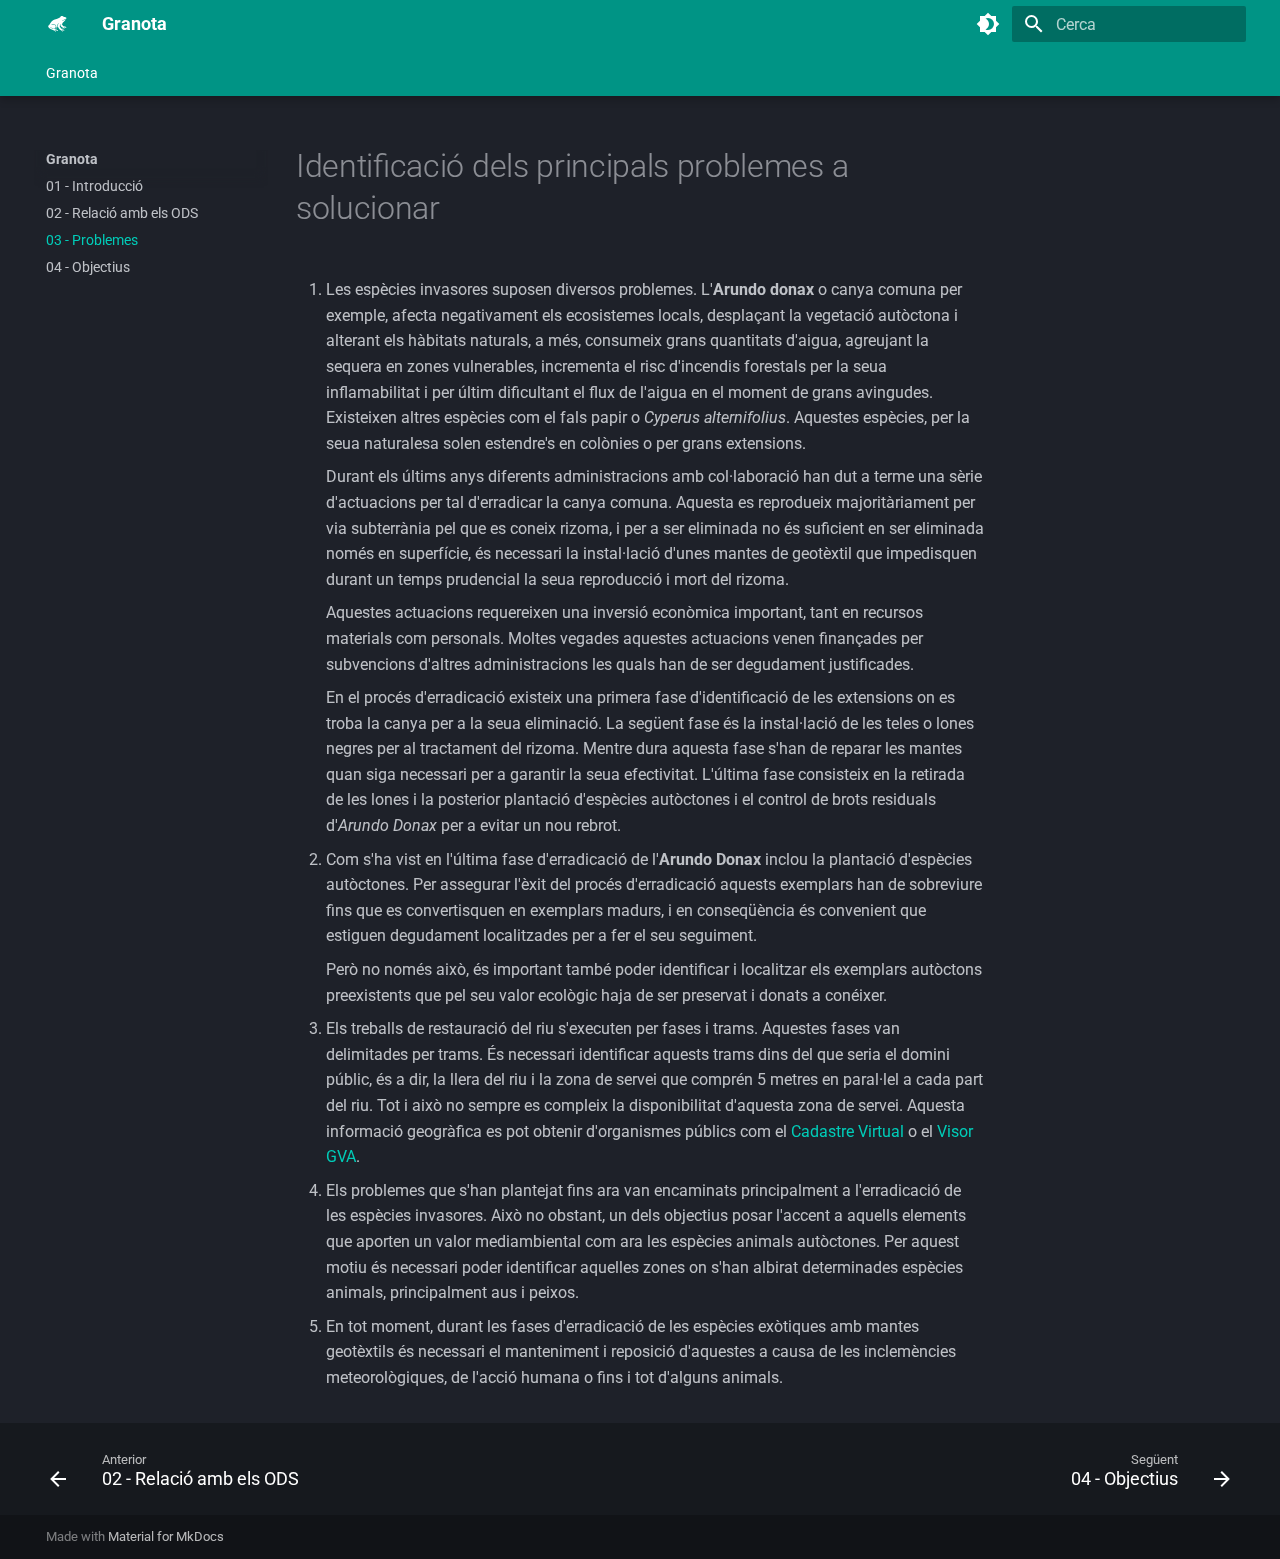
<file: 03_Problemes/index.html>
<!doctype html>
<html lang="ca" class="no-js">
  <head>
    
      <meta charset="utf-8">
      <meta name="viewport" content="width=device-width,initial-scale=1">
      
      
      
      
        <link rel="prev" href="../02_Relacio_ODS/">
      
      
        <link rel="next" href="../04_Objectius/">
      
      
      <link rel="icon" href="../assets/images/favicon.png">
      <meta name="generator" content="mkdocs-1.6.1, mkdocs-material-9.5.15">
    
    
      
        <title>03 - Problemes - Granota</title>
      
    
    
      <link rel="stylesheet" href="../assets/stylesheets/main.7e359304.min.css">
      
        
        <link rel="stylesheet" href="../assets/stylesheets/palette.06af60db.min.css">
      
      


    
    
      
    
    
      
        
        
        <link rel="preconnect" href="https://fonts.gstatic.com" crossorigin>
        <link rel="stylesheet" href="https://fonts.googleapis.com/css?family=Roboto:300,300i,400,400i,700,700i%7CRoboto+Mono:400,400i,700,700i&display=fallback">
        <style>:root{--md-text-font:"Roboto";--md-code-font:"Roboto Mono"}</style>
      
    
    
      <link rel="stylesheet" href="../assets/css/extra.css">
    
      <link rel="stylesheet" href="../assets/css/tables.css">
    
      <link rel="stylesheet" href="../assets/css/buttons.css">
    
      <link rel="stylesheet" href="../assets/css/admonitions.css">
    
    <script>__md_scope=new URL("..",location),__md_hash=e=>[...e].reduce((e,_)=>(e<<5)-e+_.charCodeAt(0),0),__md_get=(e,_=localStorage,t=__md_scope)=>JSON.parse(_.getItem(t.pathname+"."+e)),__md_set=(e,_,t=localStorage,a=__md_scope)=>{try{t.setItem(a.pathname+"."+e,JSON.stringify(_))}catch(e){}}</script>
    
      

    
    
    
   <link href="../assets/stylesheets/glightbox.min.css" rel="stylesheet"/><style>
    html.glightbox-open { overflow: initial; height: 100%; }
    .gslide-title { margin-top: 0px; user-select: text; }
    .gslide-desc { color: #666; user-select: text; }
    .gslide-image img { background: white; }
    .gscrollbar-fixer { padding-right: 15px; }
    .gdesc-inner { font-size: 0.75rem; }
    body[data-md-color-scheme="slate"] .gdesc-inner { background: var(--md-default-bg-color);}
    body[data-md-color-scheme="slate"] .gslide-title { color: var(--md-default-fg-color);}
    body[data-md-color-scheme="slate"] .gslide-desc { color: var(--md-default-fg-color);}</style> <script src="../assets/javascripts/glightbox.min.js"></script></head>
  
  
    
    
      
    
    
    
    
    <body dir="ltr" data-md-color-scheme="slate" data-md-color-primary="teal" data-md-color-accent="teal">
  
    
    <input class="md-toggle" data-md-toggle="drawer" type="checkbox" id="__drawer" autocomplete="off">
    <input class="md-toggle" data-md-toggle="search" type="checkbox" id="__search" autocomplete="off">
    <label class="md-overlay" for="__drawer"></label>
    <div data-md-component="skip">
      
        
        <a href="#identificacio-dels-principals-problemes-a-solucionar" class="md-skip">
          Salta el contingut
        </a>
      
    </div>
    <div data-md-component="announce">
      
    </div>
    
    
      

  

<header class="md-header md-header--shadow md-header--lifted" data-md-component="header">
  <nav class="md-header__inner md-grid" aria-label="Capçalera">
    <a href=".." title="Granota" class="md-header__button md-logo" aria-label="Granota" data-md-component="logo">
      
  <img src="../assets/img/frog_icon.svg" alt="logo">

    </a>
    <label class="md-header__button md-icon" for="__drawer">
      
      <svg xmlns="http://www.w3.org/2000/svg" viewBox="0 0 24 24"><path d="M3 6h18v2H3V6m0 5h18v2H3v-2m0 5h18v2H3v-2Z"/></svg>
    </label>
    <div class="md-header__title" data-md-component="header-title">
      <div class="md-header__ellipsis">
        <div class="md-header__topic">
          <span class="md-ellipsis">
            Granota
          </span>
        </div>
        <div class="md-header__topic" data-md-component="header-topic">
          <span class="md-ellipsis">
            
              03 - Problemes
            
          </span>
        </div>
      </div>
    </div>
    
      
        <form class="md-header__option" data-md-component="palette">
  
    
    
    
    <input class="md-option" data-md-color-media="" data-md-color-scheme="slate" data-md-color-primary="teal" data-md-color-accent="teal"  aria-label="Mode lluminós"  type="radio" name="__palette" id="__palette_0">
    
      <label class="md-header__button md-icon" title="Mode lluminós" for="__palette_1" hidden>
        <svg xmlns="http://www.w3.org/2000/svg" viewBox="0 0 24 24"><path d="M12 18c-.89 0-1.74-.2-2.5-.55C11.56 16.5 13 14.42 13 12c0-2.42-1.44-4.5-3.5-5.45C10.26 6.2 11.11 6 12 6a6 6 0 0 1 6 6 6 6 0 0 1-6 6m8-9.31V4h-4.69L12 .69 8.69 4H4v4.69L.69 12 4 15.31V20h4.69L12 23.31 15.31 20H20v-4.69L23.31 12 20 8.69Z"/></svg>
      </label>
    
  
    
    
    
    <input class="md-option" data-md-color-media="" data-md-color-scheme="default" data-md-color-primary="teal" data-md-color-accent="teal"  aria-label="Mode fosc"  type="radio" name="__palette" id="__palette_1">
    
      <label class="md-header__button md-icon" title="Mode fosc" for="__palette_0" hidden>
        <svg xmlns="http://www.w3.org/2000/svg" viewBox="0 0 24 24"><path d="M12 8a4 4 0 0 0-4 4 4 4 0 0 0 4 4 4 4 0 0 0 4-4 4 4 0 0 0-4-4m0 10a6 6 0 0 1-6-6 6 6 0 0 1 6-6 6 6 0 0 1 6 6 6 6 0 0 1-6 6m8-9.31V4h-4.69L12 .69 8.69 4H4v4.69L.69 12 4 15.31V20h4.69L12 23.31 15.31 20H20v-4.69L23.31 12 20 8.69Z"/></svg>
      </label>
    
  
</form>
      
    
    
      <script>var media,input,key,value,palette=__md_get("__palette");if(palette&&palette.color){"(prefers-color-scheme)"===palette.color.media&&(media=matchMedia("(prefers-color-scheme: light)"),input=document.querySelector(media.matches?"[data-md-color-media='(prefers-color-scheme: light)']":"[data-md-color-media='(prefers-color-scheme: dark)']"),palette.color.media=input.getAttribute("data-md-color-media"),palette.color.scheme=input.getAttribute("data-md-color-scheme"),palette.color.primary=input.getAttribute("data-md-color-primary"),palette.color.accent=input.getAttribute("data-md-color-accent"));for([key,value]of Object.entries(palette.color))document.body.setAttribute("data-md-color-"+key,value)}</script>
    
    
    
      <label class="md-header__button md-icon" for="__search">
        
        <svg xmlns="http://www.w3.org/2000/svg" viewBox="0 0 24 24"><path d="M9.5 3A6.5 6.5 0 0 1 16 9.5c0 1.61-.59 3.09-1.56 4.23l.27.27h.79l5 5-1.5 1.5-5-5v-.79l-.27-.27A6.516 6.516 0 0 1 9.5 16 6.5 6.5 0 0 1 3 9.5 6.5 6.5 0 0 1 9.5 3m0 2C7 5 5 7 5 9.5S7 14 9.5 14 14 12 14 9.5 12 5 9.5 5Z"/></svg>
      </label>
      <div class="md-search" data-md-component="search" role="dialog">
  <label class="md-search__overlay" for="__search"></label>
  <div class="md-search__inner" role="search">
    <form class="md-search__form" name="search">
      <input type="text" class="md-search__input" name="query" aria-label="Cerca" placeholder="Cerca" autocapitalize="off" autocorrect="off" autocomplete="off" spellcheck="false" data-md-component="search-query" required>
      <label class="md-search__icon md-icon" for="__search">
        
        <svg xmlns="http://www.w3.org/2000/svg" viewBox="0 0 24 24"><path d="M9.5 3A6.5 6.5 0 0 1 16 9.5c0 1.61-.59 3.09-1.56 4.23l.27.27h.79l5 5-1.5 1.5-5-5v-.79l-.27-.27A6.516 6.516 0 0 1 9.5 16 6.5 6.5 0 0 1 3 9.5 6.5 6.5 0 0 1 9.5 3m0 2C7 5 5 7 5 9.5S7 14 9.5 14 14 12 14 9.5 12 5 9.5 5Z"/></svg>
        
        <svg xmlns="http://www.w3.org/2000/svg" viewBox="0 0 24 24"><path d="M20 11v2H8l5.5 5.5-1.42 1.42L4.16 12l7.92-7.92L13.5 5.5 8 11h12Z"/></svg>
      </label>
      <nav class="md-search__options" aria-label="Cerca">
        
        <button type="reset" class="md-search__icon md-icon" title="Neteja" aria-label="Neteja" tabindex="-1">
          
          <svg xmlns="http://www.w3.org/2000/svg" viewBox="0 0 24 24"><path d="M19 6.41 17.59 5 12 10.59 6.41 5 5 6.41 10.59 12 5 17.59 6.41 19 12 13.41 17.59 19 19 17.59 13.41 12 19 6.41Z"/></svg>
        </button>
      </nav>
      
    </form>
    <div class="md-search__output">
      <div class="md-search__scrollwrap" data-md-scrollfix>
        <div class="md-search-result" data-md-component="search-result">
          <div class="md-search-result__meta">
            Inicialitzant cerca
          </div>
          <ol class="md-search-result__list" role="presentation"></ol>
        </div>
      </div>
    </div>
  </div>
</div>
    
    
  </nav>
  
    
      
<nav class="md-tabs" aria-label="Pestanyes" data-md-component="tabs">
  <div class="md-grid">
    <ul class="md-tabs__list">
      
        
  
  
    
  
  
    
    
      <li class="md-tabs__item md-tabs__item--active">
        <a href=".." class="md-tabs__link">
          
  
    
  
  Granota

        </a>
      </li>
    
  

      
    </ul>
  </div>
</nav>
    
  
</header>
    
    <div class="md-container" data-md-component="container">
      
      
        
      
      <main class="md-main" data-md-component="main">
        <div class="md-main__inner md-grid">
          
            
              
              <div class="md-sidebar md-sidebar--primary" data-md-component="sidebar" data-md-type="navigation" >
                <div class="md-sidebar__scrollwrap">
                  <div class="md-sidebar__inner">
                    


  


<nav class="md-nav md-nav--primary md-nav--lifted" aria-label="Navegació" data-md-level="0">
  <label class="md-nav__title" for="__drawer">
    <a href=".." title="Granota" class="md-nav__button md-logo" aria-label="Granota" data-md-component="logo">
      
  <img src="../assets/img/frog_icon.svg" alt="logo">

    </a>
    Granota
  </label>
  
  <ul class="md-nav__list" data-md-scrollfix>
    
      
      
  
  
    
  
  
  
    
    
      
        
          
        
      
        
      
        
      
        
      
        
      
    
    
      
        
        
      
      
    
    
      
    
    <li class="md-nav__item md-nav__item--active md-nav__item--section md-nav__item--nested">
      
        
        
        <input class="md-nav__toggle md-toggle " type="checkbox" id="__nav_1" checked>
        
          
          
          <div class="md-nav__link md-nav__container">
            <a href=".." class="md-nav__link ">
              
  
  <span class="md-ellipsis">
    Granota
  </span>
  

            </a>
            
              
              <label class="md-nav__link " for="__nav_1" id="__nav_1_label" tabindex="">
                <span class="md-nav__icon md-icon"></span>
              </label>
            
          </div>
        
        <nav class="md-nav" data-md-level="1" aria-labelledby="__nav_1_label" aria-expanded="true">
          <label class="md-nav__title" for="__nav_1">
            <span class="md-nav__icon md-icon"></span>
            Granota
          </label>
          <ul class="md-nav__list" data-md-scrollfix>
            
              
            
              
                
  
  
  
  
    <li class="md-nav__item">
      <a href="../01_Introduccio/" class="md-nav__link">
        
  
  <span class="md-ellipsis">
    01 - Introducció
  </span>
  

      </a>
    </li>
  

              
            
              
                
  
  
  
  
    <li class="md-nav__item">
      <a href="../02_Relacio_ODS/" class="md-nav__link">
        
  
  <span class="md-ellipsis">
    02 - Relació amb els ODS
  </span>
  

      </a>
    </li>
  

              
            
              
                
  
  
    
  
  
  
    <li class="md-nav__item md-nav__item--active">
      
      <input class="md-nav__toggle md-toggle" type="checkbox" id="__toc">
      
      
        
      
      
      <a href="./" class="md-nav__link md-nav__link--active">
        
  
  <span class="md-ellipsis">
    03 - Problemes
  </span>
  

      </a>
      
    </li>
  

              
            
              
                
  
  
  
  
    <li class="md-nav__item">
      <a href="../04_Objectius/" class="md-nav__link">
        
  
  <span class="md-ellipsis">
    04 - Objectius
  </span>
  

      </a>
    </li>
  

              
            
          </ul>
        </nav>
      
    </li>
  

    
  </ul>
</nav>
                  </div>
                </div>
              </div>
            
            
              
              <div class="md-sidebar md-sidebar--secondary" data-md-component="sidebar" data-md-type="toc" >
                <div class="md-sidebar__scrollwrap">
                  <div class="md-sidebar__inner">
                    

<nav class="md-nav md-nav--secondary" aria-label="Taula de continguts">
  
  
  
    
  
  
</nav>
                  </div>
                </div>
              </div>
            
          
          
            <div class="md-content" data-md-component="content">
              <article class="md-content__inner md-typeset">
                
                  


<h1 id="identificacio-dels-principals-problemes-a-solucionar">Identificació dels principals problemes a solucionar</h1>
<ol>
<li>
<p>Les espècies invasores suposen diversos problemes. L'<strong>Arundo donax</strong> o canya comuna per exemple, afecta negativament els ecosistemes locals, desplaçant la vegetació autòctona i alterant els hàbitats naturals, a més, consumeix grans quantitats d'aigua, agreujant la sequera en zones vulnerables, incrementa el risc d'incendis forestals per la seua inflamabilitat i per últim dificultant el flux de l'aigua en el moment de grans avingudes. Existeixen altres espècies com el fals papir o <em>Cyperus alternifolius</em>. Aquestes espècies, per la seua naturalesa solen estendre's en colònies o per grans extensions. </p>
<p>Durant els últims anys diferents administracions amb col·laboració han dut a terme una sèrie d'actuacions per tal d'erradicar la canya comuna. Aquesta es reprodueix majoritàriament per via subterrània pel que es coneix rizoma, i per a ser eliminada no és suficient en ser eliminada només en superfície, és necessari la instal·lació d'unes mantes de geotèxtil que impedisquen durant un temps prudencial la seua reproducció i mort del rizoma. </p>
<p>Aquestes actuacions requereixen una inversió econòmica important, tant en recursos materials com personals. Moltes vegades aquestes actuacions venen finançades per subvencions d'altres administracions les quals han de ser degudament justificades.</p>
<p>En el procés d'erradicació existeix una primera fase d'identificació de les extensions on es troba la canya per a la seua eliminació. La següent fase és la instal·lació de les teles o lones negres per al tractament del rizoma. Mentre dura aquesta fase s'han de reparar les mantes quan siga necessari per a garantir la seua efectivitat. L'última fase consisteix en la retirada de les lones i la posterior plantació d'espècies autòctones i el control de brots residuals d'<em>Arundo Donax</em> per a evitar un nou rebrot.</p>
</li>
<li>
<p>Com s'ha vist en l'última fase d'erradicació de l'<strong>Arundo Donax</strong> inclou la plantació d'espècies autòctones. Per assegurar l'èxit del procés d'erradicació aquests exemplars han de sobreviure fins que es convertisquen en exemplars madurs, i en conseqüència és convenient que estiguen degudament localitzades per a fer el seu seguiment.</p>
<p>Però no només això, és important també poder identificar i localitzar els exemplars autòctons preexistents que pel seu valor ecològic haja de ser preservat i donats a conéixer.</p>
</li>
<li>
<p>Els treballs de restauració del riu s'executen per fases i trams. Aquestes fases van delimitades per trams. És necessari identificar aquests trams dins del que seria el domini públic, és a dir, la llera del riu i la zona de servei que comprén 5 metres en paral·lel a cada part del riu. Tot i això no sempre es compleix la disponibilitat d'aquesta zona de servei. Aquesta informació geogràfica es pot obtenir d'organismes públics com el <a href="https://www.sedecatastro.gob.es/">Cadastre Virtual</a> o el <a href="https://visor.gva.es/visor/">Visor GVA</a>. </p>
</li>
<li>
<p>Els problemes que s'han plantejat fins ara van encaminats principalment a l'erradicació de les espècies invasores. Això no obstant, un dels objectius posar l'accent a aquells elements que aporten un valor mediambiental com ara les espècies animals autòctones. Per aquest motiu és necessari poder identificar aquelles zones on s'han albirat determinades espècies animals, principalment aus i peixos. </p>
</li>
<li>
<p>En tot moment, durant les fases d'erradicació de les espècies exòtiques amb mantes geotèxtils és necessari el manteniment i reposició d'aquestes  a causa de les inclemències meteorològiques, de l'acció humana o fins i tot d'alguns animals.</p>
</li>
</ol>












                
              </article>
            </div>
          
          
<script>var target=document.getElementById(location.hash.slice(1));target&&target.name&&(target.checked=target.name.startsWith("__tabbed_"))</script>
        </div>
        
          <button type="button" class="md-top md-icon" data-md-component="top" hidden>
  
  <svg xmlns="http://www.w3.org/2000/svg" viewBox="0 0 24 24"><path d="M13 20h-2V8l-5.5 5.5-1.42-1.42L12 4.16l7.92 7.92-1.42 1.42L13 8v12Z"/></svg>
  Torna a l'inici
</button>
        
      </main>
      
        <footer class="md-footer">
  
    
      
      <nav class="md-footer__inner md-grid" aria-label="Peu de pàgina" >
        
          
          <a href="../02_Relacio_ODS/" class="md-footer__link md-footer__link--prev" aria-label="Anterior: 02 - Relació amb els ODS">
            <div class="md-footer__button md-icon">
              
              <svg xmlns="http://www.w3.org/2000/svg" viewBox="0 0 24 24"><path d="M20 11v2H8l5.5 5.5-1.42 1.42L4.16 12l7.92-7.92L13.5 5.5 8 11h12Z"/></svg>
            </div>
            <div class="md-footer__title">
              <span class="md-footer__direction">
                Anterior
              </span>
              <div class="md-ellipsis">
                02 - Relació amb els ODS
              </div>
            </div>
          </a>
        
        
          
          <a href="../04_Objectius/" class="md-footer__link md-footer__link--next" aria-label="Següent: 04 - Objectius">
            <div class="md-footer__title">
              <span class="md-footer__direction">
                Següent
              </span>
              <div class="md-ellipsis">
                04 - Objectius
              </div>
            </div>
            <div class="md-footer__button md-icon">
              
              <svg xmlns="http://www.w3.org/2000/svg" viewBox="0 0 24 24"><path d="M4 11v2h12l-5.5 5.5 1.42 1.42L19.84 12l-7.92-7.92L10.5 5.5 16 11H4Z"/></svg>
            </div>
          </a>
        
      </nav>
    
  
  <div class="md-footer-meta md-typeset">
    <div class="md-footer-meta__inner md-grid">
      <div class="md-copyright">
  
  
    Made with
    <a href="https://squidfunk.github.io/mkdocs-material/" target="_blank" rel="noopener">
      Material for MkDocs
    </a>
  
</div>
      
    </div>
  </div>
</footer>
      
    </div>
    <div class="md-dialog" data-md-component="dialog">
      <div class="md-dialog__inner md-typeset"></div>
    </div>
    
    
    <script id="__config" type="application/json">{"base": "..", "features": ["content.code.copy", "content.code.select", "content.code.annotate", "navigation.footer", "navigation.top", "navigation.tabs", "navigation.tabs.sticky", "navigation.prune", "navigation.indexes"], "search": "../assets/javascripts/workers/search.b8dbb3d2.min.js", "translations": {"clipboard.copied": "Copiat al porta-retalls", "clipboard.copy": "C\u00f2pia al porta-retalls", "search.result.more.one": "1 m\u00e9s en aquesta p\u00e0gina", "search.result.more.other": "# m\u00e9s en aquesta p\u00e0gina", "search.result.none": "Cap document coincideix", "search.result.one": "1 document coincident", "search.result.other": "# documents coincidents", "search.result.placeholder": "Escriu per a comen\u00e7ar a cercar", "search.result.term.missing": "Desaparegut", "select.version": "Selecciona la versi\u00f3"}}</script>
    
    
      <script src="../assets/javascripts/bundle.bd41221c.min.js"></script>
      
    
  <script id="init-glightbox">const lightbox = GLightbox({"touchNavigation": true, "loop": false, "zoomable": true, "draggable": true, "openEffect": "zoom", "closeEffect": "zoom", "slideEffect": "slide"});
document$.subscribe(() => { lightbox.reload() });
</script></body>
</html>
</file>
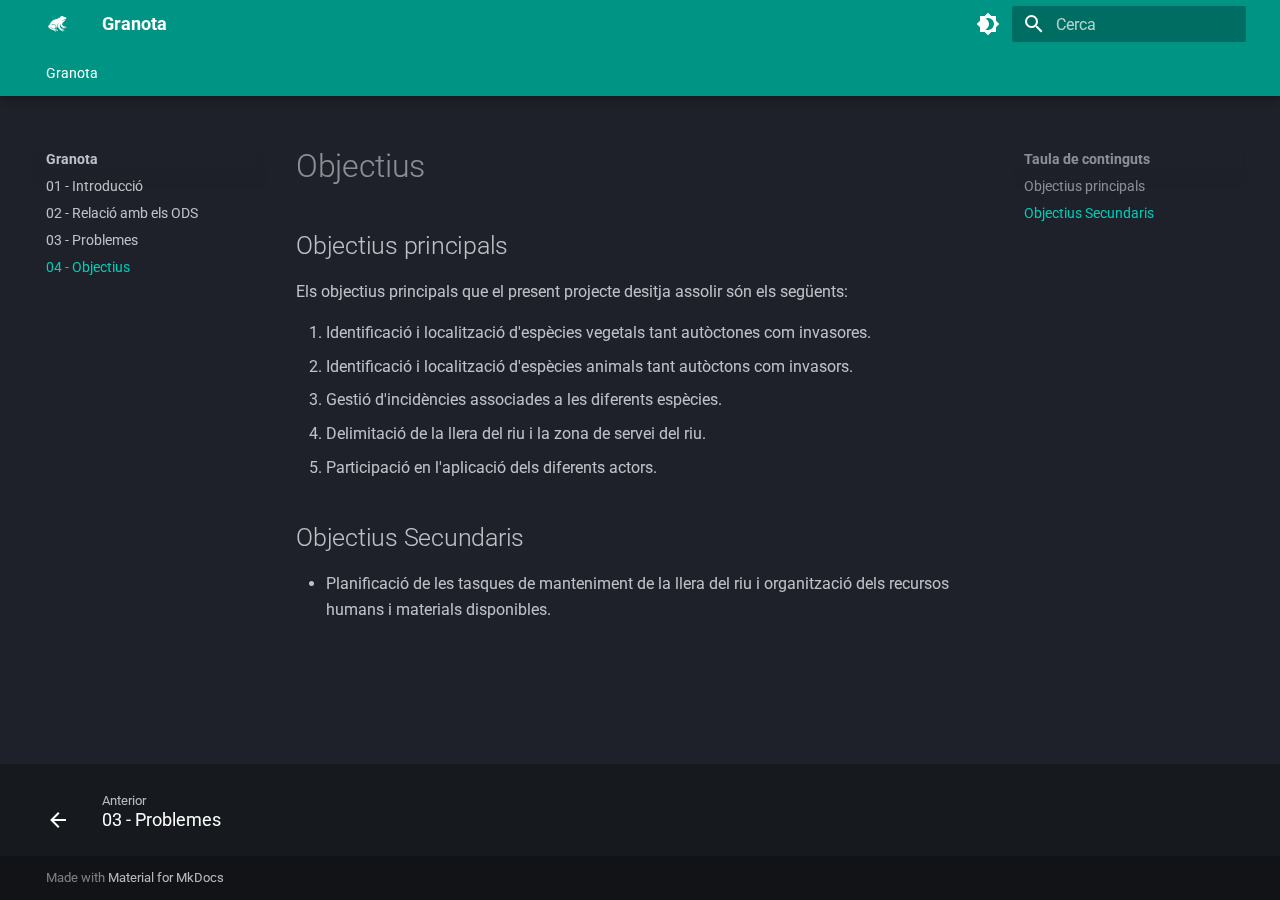
<file: 04_Objectius/index.html>
<!doctype html>
<html lang="ca" class="no-js">
  <head>
    
      <meta charset="utf-8">
      <meta name="viewport" content="width=device-width,initial-scale=1">
      
      
      
      
        <link rel="prev" href="../03_Problemes/">
      
      
      
      <link rel="icon" href="../assets/images/favicon.png">
      <meta name="generator" content="mkdocs-1.6.1, mkdocs-material-9.5.15">
    
    
      
        <title>04 - Objectius - Granota</title>
      
    
    
      <link rel="stylesheet" href="../assets/stylesheets/main.7e359304.min.css">
      
        
        <link rel="stylesheet" href="../assets/stylesheets/palette.06af60db.min.css">
      
      


    
    
      
    
    
      
        
        
        <link rel="preconnect" href="https://fonts.gstatic.com" crossorigin>
        <link rel="stylesheet" href="https://fonts.googleapis.com/css?family=Roboto:300,300i,400,400i,700,700i%7CRoboto+Mono:400,400i,700,700i&display=fallback">
        <style>:root{--md-text-font:"Roboto";--md-code-font:"Roboto Mono"}</style>
      
    
    
      <link rel="stylesheet" href="../assets/css/extra.css">
    
      <link rel="stylesheet" href="../assets/css/tables.css">
    
      <link rel="stylesheet" href="../assets/css/buttons.css">
    
      <link rel="stylesheet" href="../assets/css/admonitions.css">
    
    <script>__md_scope=new URL("..",location),__md_hash=e=>[...e].reduce((e,_)=>(e<<5)-e+_.charCodeAt(0),0),__md_get=(e,_=localStorage,t=__md_scope)=>JSON.parse(_.getItem(t.pathname+"."+e)),__md_set=(e,_,t=localStorage,a=__md_scope)=>{try{t.setItem(a.pathname+"."+e,JSON.stringify(_))}catch(e){}}</script>
    
      

    
    
    
   <link href="../assets/stylesheets/glightbox.min.css" rel="stylesheet"/><style>
    html.glightbox-open { overflow: initial; height: 100%; }
    .gslide-title { margin-top: 0px; user-select: text; }
    .gslide-desc { color: #666; user-select: text; }
    .gslide-image img { background: white; }
    .gscrollbar-fixer { padding-right: 15px; }
    .gdesc-inner { font-size: 0.75rem; }
    body[data-md-color-scheme="slate"] .gdesc-inner { background: var(--md-default-bg-color);}
    body[data-md-color-scheme="slate"] .gslide-title { color: var(--md-default-fg-color);}
    body[data-md-color-scheme="slate"] .gslide-desc { color: var(--md-default-fg-color);}</style> <script src="../assets/javascripts/glightbox.min.js"></script></head>
  
  
    
    
      
    
    
    
    
    <body dir="ltr" data-md-color-scheme="slate" data-md-color-primary="teal" data-md-color-accent="teal">
  
    
    <input class="md-toggle" data-md-toggle="drawer" type="checkbox" id="__drawer" autocomplete="off">
    <input class="md-toggle" data-md-toggle="search" type="checkbox" id="__search" autocomplete="off">
    <label class="md-overlay" for="__drawer"></label>
    <div data-md-component="skip">
      
        
        <a href="#objectius" class="md-skip">
          Salta el contingut
        </a>
      
    </div>
    <div data-md-component="announce">
      
    </div>
    
    
      

  

<header class="md-header md-header--shadow md-header--lifted" data-md-component="header">
  <nav class="md-header__inner md-grid" aria-label="Capçalera">
    <a href=".." title="Granota" class="md-header__button md-logo" aria-label="Granota" data-md-component="logo">
      
  <img src="../assets/img/frog_icon.svg" alt="logo">

    </a>
    <label class="md-header__button md-icon" for="__drawer">
      
      <svg xmlns="http://www.w3.org/2000/svg" viewBox="0 0 24 24"><path d="M3 6h18v2H3V6m0 5h18v2H3v-2m0 5h18v2H3v-2Z"/></svg>
    </label>
    <div class="md-header__title" data-md-component="header-title">
      <div class="md-header__ellipsis">
        <div class="md-header__topic">
          <span class="md-ellipsis">
            Granota
          </span>
        </div>
        <div class="md-header__topic" data-md-component="header-topic">
          <span class="md-ellipsis">
            
              04 - Objectius
            
          </span>
        </div>
      </div>
    </div>
    
      
        <form class="md-header__option" data-md-component="palette">
  
    
    
    
    <input class="md-option" data-md-color-media="" data-md-color-scheme="slate" data-md-color-primary="teal" data-md-color-accent="teal"  aria-label="Mode lluminós"  type="radio" name="__palette" id="__palette_0">
    
      <label class="md-header__button md-icon" title="Mode lluminós" for="__palette_1" hidden>
        <svg xmlns="http://www.w3.org/2000/svg" viewBox="0 0 24 24"><path d="M12 18c-.89 0-1.74-.2-2.5-.55C11.56 16.5 13 14.42 13 12c0-2.42-1.44-4.5-3.5-5.45C10.26 6.2 11.11 6 12 6a6 6 0 0 1 6 6 6 6 0 0 1-6 6m8-9.31V4h-4.69L12 .69 8.69 4H4v4.69L.69 12 4 15.31V20h4.69L12 23.31 15.31 20H20v-4.69L23.31 12 20 8.69Z"/></svg>
      </label>
    
  
    
    
    
    <input class="md-option" data-md-color-media="" data-md-color-scheme="default" data-md-color-primary="teal" data-md-color-accent="teal"  aria-label="Mode fosc"  type="radio" name="__palette" id="__palette_1">
    
      <label class="md-header__button md-icon" title="Mode fosc" for="__palette_0" hidden>
        <svg xmlns="http://www.w3.org/2000/svg" viewBox="0 0 24 24"><path d="M12 8a4 4 0 0 0-4 4 4 4 0 0 0 4 4 4 4 0 0 0 4-4 4 4 0 0 0-4-4m0 10a6 6 0 0 1-6-6 6 6 0 0 1 6-6 6 6 0 0 1 6 6 6 6 0 0 1-6 6m8-9.31V4h-4.69L12 .69 8.69 4H4v4.69L.69 12 4 15.31V20h4.69L12 23.31 15.31 20H20v-4.69L23.31 12 20 8.69Z"/></svg>
      </label>
    
  
</form>
      
    
    
      <script>var media,input,key,value,palette=__md_get("__palette");if(palette&&palette.color){"(prefers-color-scheme)"===palette.color.media&&(media=matchMedia("(prefers-color-scheme: light)"),input=document.querySelector(media.matches?"[data-md-color-media='(prefers-color-scheme: light)']":"[data-md-color-media='(prefers-color-scheme: dark)']"),palette.color.media=input.getAttribute("data-md-color-media"),palette.color.scheme=input.getAttribute("data-md-color-scheme"),palette.color.primary=input.getAttribute("data-md-color-primary"),palette.color.accent=input.getAttribute("data-md-color-accent"));for([key,value]of Object.entries(palette.color))document.body.setAttribute("data-md-color-"+key,value)}</script>
    
    
    
      <label class="md-header__button md-icon" for="__search">
        
        <svg xmlns="http://www.w3.org/2000/svg" viewBox="0 0 24 24"><path d="M9.5 3A6.5 6.5 0 0 1 16 9.5c0 1.61-.59 3.09-1.56 4.23l.27.27h.79l5 5-1.5 1.5-5-5v-.79l-.27-.27A6.516 6.516 0 0 1 9.5 16 6.5 6.5 0 0 1 3 9.5 6.5 6.5 0 0 1 9.5 3m0 2C7 5 5 7 5 9.5S7 14 9.5 14 14 12 14 9.5 12 5 9.5 5Z"/></svg>
      </label>
      <div class="md-search" data-md-component="search" role="dialog">
  <label class="md-search__overlay" for="__search"></label>
  <div class="md-search__inner" role="search">
    <form class="md-search__form" name="search">
      <input type="text" class="md-search__input" name="query" aria-label="Cerca" placeholder="Cerca" autocapitalize="off" autocorrect="off" autocomplete="off" spellcheck="false" data-md-component="search-query" required>
      <label class="md-search__icon md-icon" for="__search">
        
        <svg xmlns="http://www.w3.org/2000/svg" viewBox="0 0 24 24"><path d="M9.5 3A6.5 6.5 0 0 1 16 9.5c0 1.61-.59 3.09-1.56 4.23l.27.27h.79l5 5-1.5 1.5-5-5v-.79l-.27-.27A6.516 6.516 0 0 1 9.5 16 6.5 6.5 0 0 1 3 9.5 6.5 6.5 0 0 1 9.5 3m0 2C7 5 5 7 5 9.5S7 14 9.5 14 14 12 14 9.5 12 5 9.5 5Z"/></svg>
        
        <svg xmlns="http://www.w3.org/2000/svg" viewBox="0 0 24 24"><path d="M20 11v2H8l5.5 5.5-1.42 1.42L4.16 12l7.92-7.92L13.5 5.5 8 11h12Z"/></svg>
      </label>
      <nav class="md-search__options" aria-label="Cerca">
        
        <button type="reset" class="md-search__icon md-icon" title="Neteja" aria-label="Neteja" tabindex="-1">
          
          <svg xmlns="http://www.w3.org/2000/svg" viewBox="0 0 24 24"><path d="M19 6.41 17.59 5 12 10.59 6.41 5 5 6.41 10.59 12 5 17.59 6.41 19 12 13.41 17.59 19 19 17.59 13.41 12 19 6.41Z"/></svg>
        </button>
      </nav>
      
    </form>
    <div class="md-search__output">
      <div class="md-search__scrollwrap" data-md-scrollfix>
        <div class="md-search-result" data-md-component="search-result">
          <div class="md-search-result__meta">
            Inicialitzant cerca
          </div>
          <ol class="md-search-result__list" role="presentation"></ol>
        </div>
      </div>
    </div>
  </div>
</div>
    
    
  </nav>
  
    
      
<nav class="md-tabs" aria-label="Pestanyes" data-md-component="tabs">
  <div class="md-grid">
    <ul class="md-tabs__list">
      
        
  
  
    
  
  
    
    
      <li class="md-tabs__item md-tabs__item--active">
        <a href=".." class="md-tabs__link">
          
  
    
  
  Granota

        </a>
      </li>
    
  

      
    </ul>
  </div>
</nav>
    
  
</header>
    
    <div class="md-container" data-md-component="container">
      
      
        
      
      <main class="md-main" data-md-component="main">
        <div class="md-main__inner md-grid">
          
            
              
              <div class="md-sidebar md-sidebar--primary" data-md-component="sidebar" data-md-type="navigation" >
                <div class="md-sidebar__scrollwrap">
                  <div class="md-sidebar__inner">
                    


  


<nav class="md-nav md-nav--primary md-nav--lifted" aria-label="Navegació" data-md-level="0">
  <label class="md-nav__title" for="__drawer">
    <a href=".." title="Granota" class="md-nav__button md-logo" aria-label="Granota" data-md-component="logo">
      
  <img src="../assets/img/frog_icon.svg" alt="logo">

    </a>
    Granota
  </label>
  
  <ul class="md-nav__list" data-md-scrollfix>
    
      
      
  
  
    
  
  
  
    
    
      
        
          
        
      
        
      
        
      
        
      
        
      
    
    
      
        
        
      
      
    
    
      
    
    <li class="md-nav__item md-nav__item--active md-nav__item--section md-nav__item--nested">
      
        
        
        <input class="md-nav__toggle md-toggle " type="checkbox" id="__nav_1" checked>
        
          
          
          <div class="md-nav__link md-nav__container">
            <a href=".." class="md-nav__link ">
              
  
  <span class="md-ellipsis">
    Granota
  </span>
  

            </a>
            
              
              <label class="md-nav__link " for="__nav_1" id="__nav_1_label" tabindex="">
                <span class="md-nav__icon md-icon"></span>
              </label>
            
          </div>
        
        <nav class="md-nav" data-md-level="1" aria-labelledby="__nav_1_label" aria-expanded="true">
          <label class="md-nav__title" for="__nav_1">
            <span class="md-nav__icon md-icon"></span>
            Granota
          </label>
          <ul class="md-nav__list" data-md-scrollfix>
            
              
            
              
                
  
  
  
  
    <li class="md-nav__item">
      <a href="../01_Introduccio/" class="md-nav__link">
        
  
  <span class="md-ellipsis">
    01 - Introducció
  </span>
  

      </a>
    </li>
  

              
            
              
                
  
  
  
  
    <li class="md-nav__item">
      <a href="../02_Relacio_ODS/" class="md-nav__link">
        
  
  <span class="md-ellipsis">
    02 - Relació amb els ODS
  </span>
  

      </a>
    </li>
  

              
            
              
                
  
  
  
  
    <li class="md-nav__item">
      <a href="../03_Problemes/" class="md-nav__link">
        
  
  <span class="md-ellipsis">
    03 - Problemes
  </span>
  

      </a>
    </li>
  

              
            
              
                
  
  
    
  
  
  
    <li class="md-nav__item md-nav__item--active">
      
      <input class="md-nav__toggle md-toggle" type="checkbox" id="__toc">
      
      
        
      
      
        <label class="md-nav__link md-nav__link--active" for="__toc">
          
  
  <span class="md-ellipsis">
    04 - Objectius
  </span>
  

          <span class="md-nav__icon md-icon"></span>
        </label>
      
      <a href="./" class="md-nav__link md-nav__link--active">
        
  
  <span class="md-ellipsis">
    04 - Objectius
  </span>
  

      </a>
      
        

<nav class="md-nav md-nav--secondary" aria-label="Taula de continguts">
  
  
  
    
  
  
    <label class="md-nav__title" for="__toc">
      <span class="md-nav__icon md-icon"></span>
      Taula de continguts
    </label>
    <ul class="md-nav__list" data-md-component="toc" data-md-scrollfix>
      
        <li class="md-nav__item">
  <a href="#objectius-principals" class="md-nav__link">
    <span class="md-ellipsis">
      Objectius principals
    </span>
  </a>
  
</li>
      
        <li class="md-nav__item">
  <a href="#objectius-secundaris" class="md-nav__link">
    <span class="md-ellipsis">
      Objectius Secundaris
    </span>
  </a>
  
</li>
      
    </ul>
  
</nav>
      
    </li>
  

              
            
          </ul>
        </nav>
      
    </li>
  

    
  </ul>
</nav>
                  </div>
                </div>
              </div>
            
            
              
              <div class="md-sidebar md-sidebar--secondary" data-md-component="sidebar" data-md-type="toc" >
                <div class="md-sidebar__scrollwrap">
                  <div class="md-sidebar__inner">
                    

<nav class="md-nav md-nav--secondary" aria-label="Taula de continguts">
  
  
  
    
  
  
    <label class="md-nav__title" for="__toc">
      <span class="md-nav__icon md-icon"></span>
      Taula de continguts
    </label>
    <ul class="md-nav__list" data-md-component="toc" data-md-scrollfix>
      
        <li class="md-nav__item">
  <a href="#objectius-principals" class="md-nav__link">
    <span class="md-ellipsis">
      Objectius principals
    </span>
  </a>
  
</li>
      
        <li class="md-nav__item">
  <a href="#objectius-secundaris" class="md-nav__link">
    <span class="md-ellipsis">
      Objectius Secundaris
    </span>
  </a>
  
</li>
      
    </ul>
  
</nav>
                  </div>
                </div>
              </div>
            
          
          
            <div class="md-content" data-md-component="content">
              <article class="md-content__inner md-typeset">
                
                  


<h1 id="objectius">Objectius</h1>
<h2 id="objectius-principals">Objectius principals</h2>
<p>Els objectius principals que el present projecte desitja assolir són els següents:</p>
<ol>
<li>Identificació i localització d'espècies vegetals tant autòctones com invasores.</li>
<li>Identificació i localització d'espècies animals tant autòctons com invasors.</li>
<li>Gestió d'incidències associades a les diferents espècies.</li>
<li>Delimitació de la llera del riu i la zona de servei del riu.</li>
<li>Participació en l'aplicació dels diferents actors.</li>
</ol>
<h2 id="objectius-secundaris">Objectius Secundaris</h2>
<ul>
<li>Planificació de les tasques de manteniment de la llera del riu i organització dels recursos humans i materials disponibles.</li>
</ul>












                
              </article>
            </div>
          
          
<script>var target=document.getElementById(location.hash.slice(1));target&&target.name&&(target.checked=target.name.startsWith("__tabbed_"))</script>
        </div>
        
          <button type="button" class="md-top md-icon" data-md-component="top" hidden>
  
  <svg xmlns="http://www.w3.org/2000/svg" viewBox="0 0 24 24"><path d="M13 20h-2V8l-5.5 5.5-1.42-1.42L12 4.16l7.92 7.92-1.42 1.42L13 8v12Z"/></svg>
  Torna a l'inici
</button>
        
      </main>
      
        <footer class="md-footer">
  
    
      
      <nav class="md-footer__inner md-grid" aria-label="Peu de pàgina" >
        
          
          <a href="../03_Problemes/" class="md-footer__link md-footer__link--prev" aria-label="Anterior: 03 - Problemes">
            <div class="md-footer__button md-icon">
              
              <svg xmlns="http://www.w3.org/2000/svg" viewBox="0 0 24 24"><path d="M20 11v2H8l5.5 5.5-1.42 1.42L4.16 12l7.92-7.92L13.5 5.5 8 11h12Z"/></svg>
            </div>
            <div class="md-footer__title">
              <span class="md-footer__direction">
                Anterior
              </span>
              <div class="md-ellipsis">
                03 - Problemes
              </div>
            </div>
          </a>
        
        
      </nav>
    
  
  <div class="md-footer-meta md-typeset">
    <div class="md-footer-meta__inner md-grid">
      <div class="md-copyright">
  
  
    Made with
    <a href="https://squidfunk.github.io/mkdocs-material/" target="_blank" rel="noopener">
      Material for MkDocs
    </a>
  
</div>
      
    </div>
  </div>
</footer>
      
    </div>
    <div class="md-dialog" data-md-component="dialog">
      <div class="md-dialog__inner md-typeset"></div>
    </div>
    
    
    <script id="__config" type="application/json">{"base": "..", "features": ["content.code.copy", "content.code.select", "content.code.annotate", "navigation.footer", "navigation.top", "navigation.tabs", "navigation.tabs.sticky", "navigation.prune", "navigation.indexes"], "search": "../assets/javascripts/workers/search.b8dbb3d2.min.js", "translations": {"clipboard.copied": "Copiat al porta-retalls", "clipboard.copy": "C\u00f2pia al porta-retalls", "search.result.more.one": "1 m\u00e9s en aquesta p\u00e0gina", "search.result.more.other": "# m\u00e9s en aquesta p\u00e0gina", "search.result.none": "Cap document coincideix", "search.result.one": "1 document coincident", "search.result.other": "# documents coincidents", "search.result.placeholder": "Escriu per a comen\u00e7ar a cercar", "search.result.term.missing": "Desaparegut", "select.version": "Selecciona la versi\u00f3"}}</script>
    
    
      <script src="../assets/javascripts/bundle.bd41221c.min.js"></script>
      
    
  <script id="init-glightbox">const lightbox = GLightbox({"touchNavigation": true, "loop": false, "zoomable": true, "draggable": true, "openEffect": "zoom", "closeEffect": "zoom", "slideEffect": "slide"});
document$.subscribe(() => { lightbox.reload() });
</script></body>
</html>
</file>
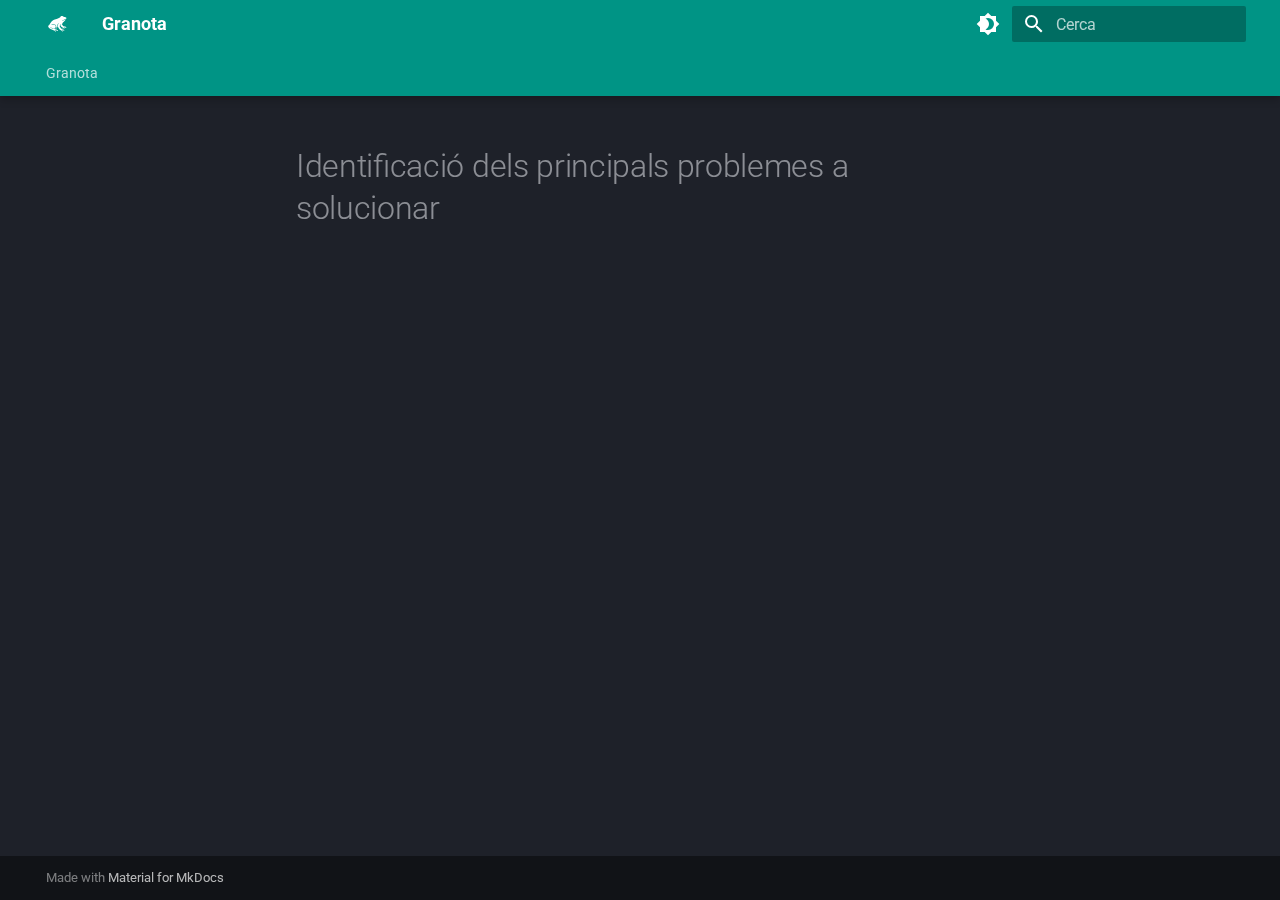
<file: assets/_Problemes/index.html>
<!doctype html>
<html lang="ca" class="no-js">
  <head>
    
      <meta charset="utf-8">
      <meta name="viewport" content="width=device-width,initial-scale=1">
      
      
      
      
      
      
      <link rel="icon" href="../images/favicon.png">
      <meta name="generator" content="mkdocs-1.6.1, mkdocs-material-9.5.15">
    
    
      
        <title>Identificació dels principals problemes a solucionar - Granota</title>
      
    
    
      <link rel="stylesheet" href="../stylesheets/main.7e359304.min.css">
      
        
        <link rel="stylesheet" href="../stylesheets/palette.06af60db.min.css">
      
      


    
    
      
    
    
      
        
        
        <link rel="preconnect" href="https://fonts.gstatic.com" crossorigin>
        <link rel="stylesheet" href="https://fonts.googleapis.com/css?family=Roboto:300,300i,400,400i,700,700i%7CRoboto+Mono:400,400i,700,700i&display=fallback">
        <style>:root{--md-text-font:"Roboto";--md-code-font:"Roboto Mono"}</style>
      
    
    
      <link rel="stylesheet" href="../css/extra.css">
    
      <link rel="stylesheet" href="../css/tables.css">
    
      <link rel="stylesheet" href="../css/buttons.css">
    
      <link rel="stylesheet" href="../css/admonitions.css">
    
    <script>__md_scope=new URL("../..",location),__md_hash=e=>[...e].reduce((e,_)=>(e<<5)-e+_.charCodeAt(0),0),__md_get=(e,_=localStorage,t=__md_scope)=>JSON.parse(_.getItem(t.pathname+"."+e)),__md_set=(e,_,t=localStorage,a=__md_scope)=>{try{t.setItem(a.pathname+"."+e,JSON.stringify(_))}catch(e){}}</script>
    
      

    
    
    
   <link href="../stylesheets/glightbox.min.css" rel="stylesheet"/><style>
    html.glightbox-open { overflow: initial; height: 100%; }
    .gslide-title { margin-top: 0px; user-select: text; }
    .gslide-desc { color: #666; user-select: text; }
    .gslide-image img { background: white; }
    .gscrollbar-fixer { padding-right: 15px; }
    .gdesc-inner { font-size: 0.75rem; }
    body[data-md-color-scheme="slate"] .gdesc-inner { background: var(--md-default-bg-color);}
    body[data-md-color-scheme="slate"] .gslide-title { color: var(--md-default-fg-color);}
    body[data-md-color-scheme="slate"] .gslide-desc { color: var(--md-default-fg-color);}</style> <script src="../javascripts/glightbox.min.js"></script></head>
  
  
    
    
      
    
    
    
    
    <body dir="ltr" data-md-color-scheme="slate" data-md-color-primary="teal" data-md-color-accent="teal">
  
    
    <input class="md-toggle" data-md-toggle="drawer" type="checkbox" id="__drawer" autocomplete="off">
    <input class="md-toggle" data-md-toggle="search" type="checkbox" id="__search" autocomplete="off">
    <label class="md-overlay" for="__drawer"></label>
    <div data-md-component="skip">
      
        
        <a href="#identificacio-dels-principals-problemes-a-solucionar" class="md-skip">
          Salta el contingut
        </a>
      
    </div>
    <div data-md-component="announce">
      
    </div>
    
    
      

  

<header class="md-header md-header--shadow md-header--lifted" data-md-component="header">
  <nav class="md-header__inner md-grid" aria-label="Capçalera">
    <a href="../.." title="Granota" class="md-header__button md-logo" aria-label="Granota" data-md-component="logo">
      
  <img src="../img/frog_icon.svg" alt="logo">

    </a>
    <label class="md-header__button md-icon" for="__drawer">
      
      <svg xmlns="http://www.w3.org/2000/svg" viewBox="0 0 24 24"><path d="M3 6h18v2H3V6m0 5h18v2H3v-2m0 5h18v2H3v-2Z"/></svg>
    </label>
    <div class="md-header__title" data-md-component="header-title">
      <div class="md-header__ellipsis">
        <div class="md-header__topic">
          <span class="md-ellipsis">
            Granota
          </span>
        </div>
        <div class="md-header__topic" data-md-component="header-topic">
          <span class="md-ellipsis">
            
              Identificació dels principals problemes a solucionar
            
          </span>
        </div>
      </div>
    </div>
    
      
        <form class="md-header__option" data-md-component="palette">
  
    
    
    
    <input class="md-option" data-md-color-media="" data-md-color-scheme="slate" data-md-color-primary="teal" data-md-color-accent="teal"  aria-label="Mode lluminós"  type="radio" name="__palette" id="__palette_0">
    
      <label class="md-header__button md-icon" title="Mode lluminós" for="__palette_1" hidden>
        <svg xmlns="http://www.w3.org/2000/svg" viewBox="0 0 24 24"><path d="M12 18c-.89 0-1.74-.2-2.5-.55C11.56 16.5 13 14.42 13 12c0-2.42-1.44-4.5-3.5-5.45C10.26 6.2 11.11 6 12 6a6 6 0 0 1 6 6 6 6 0 0 1-6 6m8-9.31V4h-4.69L12 .69 8.69 4H4v4.69L.69 12 4 15.31V20h4.69L12 23.31 15.31 20H20v-4.69L23.31 12 20 8.69Z"/></svg>
      </label>
    
  
    
    
    
    <input class="md-option" data-md-color-media="" data-md-color-scheme="default" data-md-color-primary="teal" data-md-color-accent="teal"  aria-label="Mode fosc"  type="radio" name="__palette" id="__palette_1">
    
      <label class="md-header__button md-icon" title="Mode fosc" for="__palette_0" hidden>
        <svg xmlns="http://www.w3.org/2000/svg" viewBox="0 0 24 24"><path d="M12 8a4 4 0 0 0-4 4 4 4 0 0 0 4 4 4 4 0 0 0 4-4 4 4 0 0 0-4-4m0 10a6 6 0 0 1-6-6 6 6 0 0 1 6-6 6 6 0 0 1 6 6 6 6 0 0 1-6 6m8-9.31V4h-4.69L12 .69 8.69 4H4v4.69L.69 12 4 15.31V20h4.69L12 23.31 15.31 20H20v-4.69L23.31 12 20 8.69Z"/></svg>
      </label>
    
  
</form>
      
    
    
      <script>var media,input,key,value,palette=__md_get("__palette");if(palette&&palette.color){"(prefers-color-scheme)"===palette.color.media&&(media=matchMedia("(prefers-color-scheme: light)"),input=document.querySelector(media.matches?"[data-md-color-media='(prefers-color-scheme: light)']":"[data-md-color-media='(prefers-color-scheme: dark)']"),palette.color.media=input.getAttribute("data-md-color-media"),palette.color.scheme=input.getAttribute("data-md-color-scheme"),palette.color.primary=input.getAttribute("data-md-color-primary"),palette.color.accent=input.getAttribute("data-md-color-accent"));for([key,value]of Object.entries(palette.color))document.body.setAttribute("data-md-color-"+key,value)}</script>
    
    
    
      <label class="md-header__button md-icon" for="__search">
        
        <svg xmlns="http://www.w3.org/2000/svg" viewBox="0 0 24 24"><path d="M9.5 3A6.5 6.5 0 0 1 16 9.5c0 1.61-.59 3.09-1.56 4.23l.27.27h.79l5 5-1.5 1.5-5-5v-.79l-.27-.27A6.516 6.516 0 0 1 9.5 16 6.5 6.5 0 0 1 3 9.5 6.5 6.5 0 0 1 9.5 3m0 2C7 5 5 7 5 9.5S7 14 9.5 14 14 12 14 9.5 12 5 9.5 5Z"/></svg>
      </label>
      <div class="md-search" data-md-component="search" role="dialog">
  <label class="md-search__overlay" for="__search"></label>
  <div class="md-search__inner" role="search">
    <form class="md-search__form" name="search">
      <input type="text" class="md-search__input" name="query" aria-label="Cerca" placeholder="Cerca" autocapitalize="off" autocorrect="off" autocomplete="off" spellcheck="false" data-md-component="search-query" required>
      <label class="md-search__icon md-icon" for="__search">
        
        <svg xmlns="http://www.w3.org/2000/svg" viewBox="0 0 24 24"><path d="M9.5 3A6.5 6.5 0 0 1 16 9.5c0 1.61-.59 3.09-1.56 4.23l.27.27h.79l5 5-1.5 1.5-5-5v-.79l-.27-.27A6.516 6.516 0 0 1 9.5 16 6.5 6.5 0 0 1 3 9.5 6.5 6.5 0 0 1 9.5 3m0 2C7 5 5 7 5 9.5S7 14 9.5 14 14 12 14 9.5 12 5 9.5 5Z"/></svg>
        
        <svg xmlns="http://www.w3.org/2000/svg" viewBox="0 0 24 24"><path d="M20 11v2H8l5.5 5.5-1.42 1.42L4.16 12l7.92-7.92L13.5 5.5 8 11h12Z"/></svg>
      </label>
      <nav class="md-search__options" aria-label="Cerca">
        
        <button type="reset" class="md-search__icon md-icon" title="Neteja" aria-label="Neteja" tabindex="-1">
          
          <svg xmlns="http://www.w3.org/2000/svg" viewBox="0 0 24 24"><path d="M19 6.41 17.59 5 12 10.59 6.41 5 5 6.41 10.59 12 5 17.59 6.41 19 12 13.41 17.59 19 19 17.59 13.41 12 19 6.41Z"/></svg>
        </button>
      </nav>
      
    </form>
    <div class="md-search__output">
      <div class="md-search__scrollwrap" data-md-scrollfix>
        <div class="md-search-result" data-md-component="search-result">
          <div class="md-search-result__meta">
            Inicialitzant cerca
          </div>
          <ol class="md-search-result__list" role="presentation"></ol>
        </div>
      </div>
    </div>
  </div>
</div>
    
    
  </nav>
  
    
      
<nav class="md-tabs" aria-label="Pestanyes" data-md-component="tabs">
  <div class="md-grid">
    <ul class="md-tabs__list">
      
        
  
  
  
    
    
      <li class="md-tabs__item">
        <a href="../.." class="md-tabs__link">
          
  
    
  
  Granota

        </a>
      </li>
    
  

      
    </ul>
  </div>
</nav>
    
  
</header>
    
    <div class="md-container" data-md-component="container">
      
      
        
      
      <main class="md-main" data-md-component="main">
        <div class="md-main__inner md-grid">
          
            
              
              <div class="md-sidebar md-sidebar--primary" data-md-component="sidebar" data-md-type="navigation" >
                <div class="md-sidebar__scrollwrap">
                  <div class="md-sidebar__inner">
                    


  


<nav class="md-nav md-nav--primary md-nav--lifted" aria-label="Navegació" data-md-level="0">
  <label class="md-nav__title" for="__drawer">
    <a href="../.." title="Granota" class="md-nav__button md-logo" aria-label="Granota" data-md-component="logo">
      
  <img src="../img/frog_icon.svg" alt="logo">

    </a>
    Granota
  </label>
  
  <ul class="md-nav__list" data-md-scrollfix>
    
      
      
  
  
  
  
    
    
      
        
          
        
      
        
      
        
      
        
      
        
      
    
    
      
      
    
    
      
        
        
      
    
    <li class="md-nav__item md-nav__item--pruned md-nav__item--nested">
      
        
  
  
    <a href="../.." class="md-nav__link">
      
  
  <span class="md-ellipsis">
    Granota
  </span>
  

      
        <span class="md-nav__icon md-icon"></span>
      
    </a>
  

      
    </li>
  

    
  </ul>
</nav>
                  </div>
                </div>
              </div>
            
            
              
              <div class="md-sidebar md-sidebar--secondary" data-md-component="sidebar" data-md-type="toc" >
                <div class="md-sidebar__scrollwrap">
                  <div class="md-sidebar__inner">
                    

<nav class="md-nav md-nav--secondary" aria-label="Taula de continguts">
  
  
  
    
  
  
</nav>
                  </div>
                </div>
              </div>
            
          
          
            <div class="md-content" data-md-component="content">
              <article class="md-content__inner md-typeset">
                
                  


<h1 id="identificacio-dels-principals-problemes-a-solucionar">Identificació dels principals problemes a solucionar</h1>












                
              </article>
            </div>
          
          
<script>var target=document.getElementById(location.hash.slice(1));target&&target.name&&(target.checked=target.name.startsWith("__tabbed_"))</script>
        </div>
        
          <button type="button" class="md-top md-icon" data-md-component="top" hidden>
  
  <svg xmlns="http://www.w3.org/2000/svg" viewBox="0 0 24 24"><path d="M13 20h-2V8l-5.5 5.5-1.42-1.42L12 4.16l7.92 7.92-1.42 1.42L13 8v12Z"/></svg>
  Torna a l'inici
</button>
        
      </main>
      
        <footer class="md-footer">
  
    
  
  <div class="md-footer-meta md-typeset">
    <div class="md-footer-meta__inner md-grid">
      <div class="md-copyright">
  
  
    Made with
    <a href="https://squidfunk.github.io/mkdocs-material/" target="_blank" rel="noopener">
      Material for MkDocs
    </a>
  
</div>
      
    </div>
  </div>
</footer>
      
    </div>
    <div class="md-dialog" data-md-component="dialog">
      <div class="md-dialog__inner md-typeset"></div>
    </div>
    
    
    <script id="__config" type="application/json">{"base": "../..", "features": ["content.code.copy", "content.code.select", "content.code.annotate", "navigation.footer", "navigation.top", "navigation.tabs", "navigation.tabs.sticky", "navigation.prune", "navigation.indexes"], "search": "../javascripts/workers/search.b8dbb3d2.min.js", "translations": {"clipboard.copied": "Copiat al porta-retalls", "clipboard.copy": "C\u00f2pia al porta-retalls", "search.result.more.one": "1 m\u00e9s en aquesta p\u00e0gina", "search.result.more.other": "# m\u00e9s en aquesta p\u00e0gina", "search.result.none": "Cap document coincideix", "search.result.one": "1 document coincident", "search.result.other": "# documents coincidents", "search.result.placeholder": "Escriu per a comen\u00e7ar a cercar", "search.result.term.missing": "Desaparegut", "select.version": "Selecciona la versi\u00f3"}}</script>
    
    
      <script src="../javascripts/bundle.bd41221c.min.js"></script>
      
    
  <script id="init-glightbox">const lightbox = GLightbox({"touchNavigation": true, "loop": false, "zoomable": true, "draggable": true, "openEffect": "zoom", "closeEffect": "zoom", "slideEffect": "slide"});
document$.subscribe(() => { lightbox.reload() });
</script></body>
</html>
</file>
<file: assets/css/extra.css>
div.navegador, iframe.navegador{
    padding:10px;
    background-color:white;
    border-radius: 2px;
    border: .025rem solid var(--md-typeset-table-color);
    border-top: .1rem solid var(--md-typeset-table-color);
    /* border: 1px solid var(--md-typeset-table-color); */
    
}

iframe.navegador{
    height: 200px; 
    width: 100%;
}

.color-box {
    width: 20px;
    height: 20px;
    display: inline-block;
    
}



.centered {
    text-align: center;
  }

.right{
    text-align: right;
  }

  .md-typeset code{
    font-size:.95em;
  }

  .ods-card, .ods-card6, .ods-card11, .ods-card13, .ods-card15 {
    font-family: 'Open Sans', 'Helvetica Neue', Helvetica, Arial, sans-serif !important;
    font-weight: bolder !important;
    text-transform: uppercase !important;
    font-size: 1.2rem !important;
    color: white !important;
    line-height: 1.4rem !important;
    padding:20px;
  }

  .ods-card6 {background-color:#00B6DF;}
  .ods-card11 {background-color:#F7B24A;}
  .ods-card13 {background-color:#5A8C57;}
  .ods-card15 {background-color:#5BB16A;}
</file>
<file: assets/css/tables.css>
/*Estil general de taules*/

th,
td {
  border: 1px solid var(--md-typeset-table-color);
  border-spacing: 0;
  border-bottom: none;
  border-left: none;
  border-top: none;
}

.md-typeset__table {
  line-height: 1;

}

.md-typeset__table table:not([class]) {
  font-size: .8rem;  
  border-right: none;
  width: 100%;
}

.md-typeset__table table:not([class]) td,
.md-typeset__table table:not([class]) th {
  padding: 9px;
}


.md-typeset__table code{
  /* background-color:transparent; */
  border: .5px solid var(--md-typeset-table-color);
}

/* light mode alternating table bg colors */
.md-typeset__table tr:nth-child(2n) {
  background-color: #f8f8f8;
}

/* dark mode alternating table bg colors */
[data-md-color-scheme="slate"] .md-typeset__table tr:nth-child(2n) {
  background-color: hsla(var(--md-hue), 25%, 25%, 1)
}


/*Estil per a cel·les highlights (hl)*/
.md-typeset__table table:not([class]) th.hl,
.md-typeset__table table:not([class]) td.hl {
  background-color: var(--md-primary-fg-color);
  color: var(--md-primary-bg-color);
  font-weight: bolder;
}
</file>
<file: assets/css/buttons.css>
.md-typeset .md-button.xs-button {
    padding: .5em !important;
}

.md-typeset .md-button.centered-button {
    text-align: center;
    width: 25%;
    min-width: 250px;
    margin: 0 auto;
    display: block !important;
}
</file>
<file: assets/css/admonitions.css>
.md-typeset .admonition,
.md-typeset details {
  font-size: .8rem;
  /* border-width: 0;
  border-left-width: 4px; */
}
</file>
<file: assets/stylesheets/main.7e359304.min.css>
@charset "UTF-8";html{-webkit-text-size-adjust:none;-moz-text-size-adjust:none;text-size-adjust:none;box-sizing:border-box}*,:after,:before{box-sizing:inherit}@media (prefers-reduced-motion){*,:after,:before{transition:none!important}}body{margin:0}a,button,input,label{-webkit-tap-highlight-color:transparent}a{color:inherit;text-decoration:none}hr{border:0;box-sizing:initial;display:block;height:.05rem;overflow:visible;padding:0}small{font-size:80%}sub,sup{line-height:1em}img{border-style:none}table{border-collapse:initial;border-spacing:0}td,th{font-weight:400;vertical-align:top}button{background:#0000;border:0;font-family:inherit;font-size:inherit;margin:0;padding:0}input{border:0;outline:none}:root{--md-primary-fg-color:#4051b5;--md-primary-fg-color--light:#5d6cc0;--md-primary-fg-color--dark:#303fa1;--md-primary-bg-color:#fff;--md-primary-bg-color--light:#ffffffb3;--md-accent-fg-color:#526cfe;--md-accent-fg-color--transparent:#526cfe1a;--md-accent-bg-color:#fff;--md-accent-bg-color--light:#ffffffb3}[data-md-color-scheme=default]{color-scheme:light}[data-md-color-scheme=default] img[src$="#gh-dark-mode-only"],[data-md-color-scheme=default] img[src$="#only-dark"]{display:none}:root,[data-md-color-scheme=default]{--md-hue:225deg;--md-default-fg-color:#000000de;--md-default-fg-color--light:#0000008a;--md-default-fg-color--lighter:#00000052;--md-default-fg-color--lightest:#00000012;--md-default-bg-color:#fff;--md-default-bg-color--light:#ffffffb3;--md-default-bg-color--lighter:#ffffff4d;--md-default-bg-color--lightest:#ffffff1f;--md-code-fg-color:#36464e;--md-code-bg-color:#f5f5f5;--md-code-hl-color:#4287ff;--md-code-hl-color--light:#4287ff1a;--md-code-hl-number-color:#d52a2a;--md-code-hl-special-color:#db1457;--md-code-hl-function-color:#a846b9;--md-code-hl-constant-color:#6e59d9;--md-code-hl-keyword-color:#3f6ec6;--md-code-hl-string-color:#1c7d4d;--md-code-hl-name-color:var(--md-code-fg-color);--md-code-hl-operator-color:var(--md-default-fg-color--light);--md-code-hl-punctuation-color:var(--md-default-fg-color--light);--md-code-hl-comment-color:var(--md-default-fg-color--light);--md-code-hl-generic-color:var(--md-default-fg-color--light);--md-code-hl-variable-color:var(--md-default-fg-color--light);--md-typeset-color:var(--md-default-fg-color);--md-typeset-a-color:var(--md-primary-fg-color);--md-typeset-del-color:#f5503d26;--md-typeset-ins-color:#0bd57026;--md-typeset-kbd-color:#fafafa;--md-typeset-kbd-accent-color:#fff;--md-typeset-kbd-border-color:#b8b8b8;--md-typeset-mark-color:#ffff0080;--md-typeset-table-color:#0000001f;--md-typeset-table-color--light:rgba(0,0,0,.035);--md-admonition-fg-color:var(--md-default-fg-color);--md-admonition-bg-color:var(--md-default-bg-color);--md-warning-fg-color:#000000de;--md-warning-bg-color:#ff9;--md-footer-fg-color:#fff;--md-footer-fg-color--light:#ffffffb3;--md-footer-fg-color--lighter:#ffffff73;--md-footer-bg-color:#000000de;--md-footer-bg-color--dark:#00000052;--md-shadow-z1:0 0.2rem 0.5rem #0000000d,0 0 0.05rem #0000001a;--md-shadow-z2:0 0.2rem 0.5rem #0000001a,0 0 0.05rem #00000040;--md-shadow-z3:0 0.2rem 0.5rem #0003,0 0 0.05rem #00000059}.md-icon svg{fill:currentcolor;display:block;height:1.2rem;width:1.2rem}body{-webkit-font-smoothing:antialiased;-moz-osx-font-smoothing:grayscale;--md-text-font-family:var(--md-text-font,_),-apple-system,BlinkMacSystemFont,Helvetica,Arial,sans-serif;--md-code-font-family:var(--md-code-font,_),SFMono-Regular,Consolas,Menlo,monospace}aside,body,input{font-feature-settings:"kern","liga";color:var(--md-typeset-color);font-family:var(--md-text-font-family)}code,kbd,pre{font-feature-settings:"kern";font-family:var(--md-code-font-family)}:root{--md-typeset-table-sort-icon:url('data:image/svg+xml;charset=utf-8,<svg xmlns="http://www.w3.org/2000/svg" viewBox="0 0 24 24"><path d="m18 21-4-4h3V7h-3l4-4 4 4h-3v10h3M2 19v-2h10v2M2 13v-2h7v2M2 7V5h4v2H2Z"/></svg>');--md-typeset-table-sort-icon--asc:url('data:image/svg+xml;charset=utf-8,<svg xmlns="http://www.w3.org/2000/svg" viewBox="0 0 24 24"><path d="M19 17h3l-4 4-4-4h3V3h2M2 17h10v2H2M6 5v2H2V5m0 6h7v2H2v-2Z"/></svg>');--md-typeset-table-sort-icon--desc:url('data:image/svg+xml;charset=utf-8,<svg xmlns="http://www.w3.org/2000/svg" viewBox="0 0 24 24"><path d="M19 7h3l-4-4-4 4h3v14h2M2 17h10v2H2M6 5v2H2V5m0 6h7v2H2v-2Z"/></svg>')}.md-typeset{-webkit-print-color-adjust:exact;color-adjust:exact;font-size:.8rem;line-height:1.6}@media print{.md-typeset{font-size:.68rem}}.md-typeset blockquote,.md-typeset dl,.md-typeset figure,.md-typeset ol,.md-typeset pre,.md-typeset ul{margin-bottom:1em;margin-top:1em}.md-typeset h1{color:var(--md-default-fg-color--light);font-size:2em;line-height:1.3;margin:0 0 1.25em}.md-typeset h1,.md-typeset h2{font-weight:300;letter-spacing:-.01em}.md-typeset h2{font-size:1.5625em;line-height:1.4;margin:1.6em 0 .64em}.md-typeset h3{font-size:1.25em;font-weight:400;letter-spacing:-.01em;line-height:1.5;margin:1.6em 0 .8em}.md-typeset h2+h3{margin-top:.8em}.md-typeset h4{font-weight:700;letter-spacing:-.01em;margin:1em 0}.md-typeset h5,.md-typeset h6{color:var(--md-default-fg-color--light);font-size:.8em;font-weight:700;letter-spacing:-.01em;margin:1.25em 0}.md-typeset h5{text-transform:uppercase}.md-typeset hr{border-bottom:.05rem solid var(--md-default-fg-color--lightest);display:flow-root;margin:1.5em 0}.md-typeset a{color:var(--md-typeset-a-color);word-break:break-word}.md-typeset a,.md-typeset a:before{transition:color 125ms}.md-typeset a:focus,.md-typeset a:hover{color:var(--md-accent-fg-color)}.md-typeset a:focus code,.md-typeset a:hover code{background-color:var(--md-accent-fg-color--transparent)}.md-typeset a code{color:currentcolor;transition:background-color 125ms}.md-typeset a.focus-visible{outline-color:var(--md-accent-fg-color);outline-offset:.2rem}.md-typeset code,.md-typeset kbd,.md-typeset pre{color:var(--md-code-fg-color);direction:ltr;font-variant-ligatures:none}@media print{.md-typeset code,.md-typeset kbd,.md-typeset pre{white-space:pre-wrap}}.md-typeset code{background-color:var(--md-code-bg-color);border-radius:.1rem;-webkit-box-decoration-break:clone;box-decoration-break:clone;font-size:.85em;padding:0 .2941176471em;word-break:break-word}.md-typeset code:not(.focus-visible){-webkit-tap-highlight-color:transparent;outline:none}.md-typeset pre{display:flow-root;line-height:1.4;position:relative}.md-typeset pre>code{-webkit-box-decoration-break:slice;box-decoration-break:slice;box-shadow:none;display:block;margin:0;outline-color:var(--md-accent-fg-color);overflow:auto;padding:.7720588235em 1.1764705882em;scrollbar-color:var(--md-default-fg-color--lighter) #0000;scrollbar-width:thin;touch-action:auto;word-break:normal}.md-typeset pre>code:hover{scrollbar-color:var(--md-accent-fg-color) #0000}.md-typeset pre>code::-webkit-scrollbar{height:.2rem;width:.2rem}.md-typeset pre>code::-webkit-scrollbar-thumb{background-color:var(--md-default-fg-color--lighter)}.md-typeset pre>code::-webkit-scrollbar-thumb:hover{background-color:var(--md-accent-fg-color)}.md-typeset kbd{background-color:var(--md-typeset-kbd-color);border-radius:.1rem;box-shadow:0 .1rem 0 .05rem var(--md-typeset-kbd-border-color),0 .1rem 0 var(--md-typeset-kbd-border-color),0 -.1rem .2rem var(--md-typeset-kbd-accent-color) inset;color:var(--md-default-fg-color);display:inline-block;font-size:.75em;padding:0 .6666666667em;vertical-align:text-top;word-break:break-word}.md-typeset mark{background-color:var(--md-typeset-mark-color);-webkit-box-decoration-break:clone;box-decoration-break:clone;color:inherit;word-break:break-word}.md-typeset abbr{border-bottom:.05rem dotted var(--md-default-fg-color--light);cursor:help;text-decoration:none}.md-typeset small{opacity:.75}[dir=ltr] .md-typeset sub,[dir=ltr] .md-typeset sup{margin-left:.078125em}[dir=rtl] .md-typeset sub,[dir=rtl] .md-typeset sup{margin-right:.078125em}[dir=ltr] .md-typeset blockquote{padding-left:.6rem}[dir=rtl] .md-typeset blockquote{padding-right:.6rem}[dir=ltr] .md-typeset blockquote{border-left:.2rem solid var(--md-default-fg-color--lighter)}[dir=rtl] .md-typeset blockquote{border-right:.2rem solid var(--md-default-fg-color--lighter)}.md-typeset blockquote{color:var(--md-default-fg-color--light);margin-left:0;margin-right:0}.md-typeset ul{list-style-type:disc}[dir=ltr] .md-typeset ol,[dir=ltr] .md-typeset ul{margin-left:.625em}[dir=rtl] .md-typeset ol,[dir=rtl] .md-typeset ul{margin-right:.625em}.md-typeset ol,.md-typeset ul{padding:0}.md-typeset ol:not([hidden]),.md-typeset ul:not([hidden]){display:flow-root}.md-typeset ol ol,.md-typeset ul ol{list-style-type:lower-alpha}.md-typeset ol ol ol,.md-typeset ul ol ol{list-style-type:lower-roman}[dir=ltr] .md-typeset ol li,[dir=ltr] .md-typeset ul li{margin-left:1.25em}[dir=rtl] .md-typeset ol li,[dir=rtl] .md-typeset ul li{margin-right:1.25em}.md-typeset ol li,.md-typeset ul li{margin-bottom:.5em}.md-typeset ol li blockquote,.md-typeset ol li p,.md-typeset ul li blockquote,.md-typeset ul li p{margin:.5em 0}.md-typeset ol li:last-child,.md-typeset ul li:last-child{margin-bottom:0}[dir=ltr] .md-typeset ol li ol,[dir=ltr] .md-typeset ol li ul,[dir=ltr] .md-typeset ul li ol,[dir=ltr] .md-typeset ul li ul{margin-left:.625em}[dir=rtl] .md-typeset ol li ol,[dir=rtl] .md-typeset ol li ul,[dir=rtl] .md-typeset ul li ol,[dir=rtl] .md-typeset ul li ul{margin-right:.625em}.md-typeset ol li ol,.md-typeset ol li ul,.md-typeset ul li ol,.md-typeset ul li ul{margin-bottom:.5em;margin-top:.5em}[dir=ltr] .md-typeset dd{margin-left:1.875em}[dir=rtl] .md-typeset dd{margin-right:1.875em}.md-typeset dd{margin-bottom:1.5em;margin-top:1em}.md-typeset img,.md-typeset svg,.md-typeset video{height:auto;max-width:100%}.md-typeset img[align=left]{margin:1em 1em 1em 0}.md-typeset img[align=right]{margin:1em 0 1em 1em}.md-typeset img[align]:only-child{margin-top:0}.md-typeset figure{display:flow-root;margin:1em auto;max-width:100%;text-align:center;width:-webkit-fit-content;width:-moz-fit-content;width:fit-content}.md-typeset figure img{display:block;margin:0 auto}.md-typeset figcaption{font-style:italic;margin:1em auto;max-width:24rem}.md-typeset iframe{max-width:100%}.md-typeset table:not([class]){background-color:var(--md-default-bg-color);border:.05rem solid var(--md-typeset-table-color);border-radius:.1rem;display:inline-block;font-size:.64rem;max-width:100%;overflow:auto;touch-action:auto}@media print{.md-typeset table:not([class]){display:table}}.md-typeset table:not([class])+*{margin-top:1.5em}.md-typeset table:not([class]) td>:first-child,.md-typeset table:not([class]) th>:first-child{margin-top:0}.md-typeset table:not([class]) td>:last-child,.md-typeset table:not([class]) th>:last-child{margin-bottom:0}.md-typeset table:not([class]) td:not([align]),.md-typeset table:not([class]) th:not([align]){text-align:left}[dir=rtl] .md-typeset table:not([class]) td:not([align]),[dir=rtl] .md-typeset table:not([class]) th:not([align]){text-align:right}.md-typeset table:not([class]) th{font-weight:700;min-width:5rem;padding:.9375em 1.25em;vertical-align:top}.md-typeset table:not([class]) td{border-top:.05rem solid var(--md-typeset-table-color);padding:.9375em 1.25em;vertical-align:top}.md-typeset table:not([class]) tbody tr{transition:background-color 125ms}.md-typeset table:not([class]) tbody tr:hover{background-color:var(--md-typeset-table-color--light);box-shadow:0 .05rem 0 var(--md-default-bg-color) inset}.md-typeset table:not([class]) a{word-break:normal}.md-typeset table th[role=columnheader]{cursor:pointer}[dir=ltr] .md-typeset table th[role=columnheader]:after{margin-left:.5em}[dir=rtl] .md-typeset table th[role=columnheader]:after{margin-right:.5em}.md-typeset table th[role=columnheader]:after{content:"";display:inline-block;height:1.2em;-webkit-mask-image:var(--md-typeset-table-sort-icon);mask-image:var(--md-typeset-table-sort-icon);-webkit-mask-repeat:no-repeat;mask-repeat:no-repeat;-webkit-mask-size:contain;mask-size:contain;transition:background-color 125ms;vertical-align:text-bottom;width:1.2em}.md-typeset table th[role=columnheader]:hover:after{background-color:var(--md-default-fg-color--lighter)}.md-typeset table th[role=columnheader][aria-sort=ascending]:after{background-color:var(--md-default-fg-color--light);-webkit-mask-image:var(--md-typeset-table-sort-icon--asc);mask-image:var(--md-typeset-table-sort-icon--asc)}.md-typeset table th[role=columnheader][aria-sort=descending]:after{background-color:var(--md-default-fg-color--light);-webkit-mask-image:var(--md-typeset-table-sort-icon--desc);mask-image:var(--md-typeset-table-sort-icon--desc)}.md-typeset__scrollwrap{margin:1em -.8rem;overflow-x:auto;touch-action:auto}.md-typeset__table{display:inline-block;margin-bottom:.5em;padding:0 .8rem}@media print{.md-typeset__table{display:block}}html .md-typeset__table table{display:table;margin:0;overflow:hidden;width:100%}@media screen and (max-width:44.984375em){.md-content__inner>pre{margin:1em -.8rem}.md-content__inner>pre code{border-radius:0}}.md-typeset .md-author{border-radius:100%;display:block;flex-shrink:0;height:1.6rem;overflow:hidden;position:relative;transition:color 125ms,transform 125ms;width:1.6rem}.md-typeset .md-author img{display:block}.md-typeset .md-author--more{background:var(--md-default-fg-color--lightest);color:var(--md-default-fg-color--lighter);font-size:.6rem;font-weight:700;line-height:1.6rem;text-align:center}.md-typeset .md-author--long{height:2.4rem;width:2.4rem}.md-typeset a.md-author{transform:scale(1)}.md-typeset a.md-author img{filter:grayscale(100%) opacity(75%);transition:filter 125ms}.md-typeset a.md-author:focus,.md-typeset a.md-author:hover{transform:scale(1.1);z-index:1}.md-typeset a.md-author:focus img,.md-typeset a.md-author:hover img{filter:grayscale(0)}.md-banner{background-color:var(--md-footer-bg-color);color:var(--md-footer-fg-color);overflow:auto}@media print{.md-banner{display:none}}.md-banner--warning{background-color:var(--md-warning-bg-color);color:var(--md-warning-fg-color)}.md-banner__inner{font-size:.7rem;margin:.6rem auto;padding:0 .8rem}[dir=ltr] .md-banner__button{float:right}[dir=rtl] .md-banner__button{float:left}.md-banner__button{color:inherit;cursor:pointer;transition:opacity .25s}.no-js .md-banner__button{display:none}.md-banner__button:hover{opacity:.7}html{font-size:125%;height:100%;overflow-x:hidden}@media screen and (min-width:100em){html{font-size:137.5%}}@media screen and (min-width:125em){html{font-size:150%}}body{background-color:var(--md-default-bg-color);display:flex;flex-direction:column;font-size:.5rem;min-height:100%;position:relative;width:100%}@media print{body{display:block}}@media screen and (max-width:59.984375em){body[data-md-scrolllock]{position:fixed}}.md-grid{margin-left:auto;margin-right:auto;max-width:61rem}.md-container{display:flex;flex-direction:column;flex-grow:1}@media print{.md-container{display:block}}.md-main{flex-grow:1}.md-main__inner{display:flex;height:100%;margin-top:1.5rem}.md-ellipsis{overflow:hidden;text-overflow:ellipsis}.md-toggle{display:none}.md-option{height:0;opacity:0;position:absolute;width:0}.md-option:checked+label:not([hidden]){display:block}.md-option.focus-visible+label{outline-color:var(--md-accent-fg-color);outline-style:auto}.md-skip{background-color:var(--md-default-fg-color);border-radius:.1rem;color:var(--md-default-bg-color);font-size:.64rem;margin:.5rem;opacity:0;outline-color:var(--md-accent-fg-color);padding:.3rem .5rem;position:fixed;transform:translateY(.4rem);z-index:-1}.md-skip:focus{opacity:1;transform:translateY(0);transition:transform .25s cubic-bezier(.4,0,.2,1),opacity 175ms 75ms;z-index:10}@page{margin:25mm}:root{--md-clipboard-icon:url('data:image/svg+xml;charset=utf-8,<svg xmlns="http://www.w3.org/2000/svg" viewBox="0 0 24 24"><path d="M19 21H8V7h11m0-2H8a2 2 0 0 0-2 2v14a2 2 0 0 0 2 2h11a2 2 0 0 0 2-2V7a2 2 0 0 0-2-2m-3-4H4a2 2 0 0 0-2 2v14h2V3h12V1Z"/></svg>')}.md-clipboard{border-radius:.1rem;color:var(--md-default-fg-color--lightest);cursor:pointer;height:1.5em;outline-color:var(--md-accent-fg-color);outline-offset:.1rem;position:absolute;right:.5em;top:.5em;transition:color .25s;width:1.5em;z-index:1}@media print{.md-clipboard{display:none}}.md-clipboard:not(.focus-visible){-webkit-tap-highlight-color:transparent;outline:none}:hover>.md-clipboard{color:var(--md-default-fg-color--light)}.md-clipboard:focus,.md-clipboard:hover{color:var(--md-accent-fg-color)}.md-clipboard:after{background-color:currentcolor;content:"";display:block;height:1.125em;margin:0 auto;-webkit-mask-image:var(--md-clipboard-icon);mask-image:var(--md-clipboard-icon);-webkit-mask-position:center;mask-position:center;-webkit-mask-repeat:no-repeat;mask-repeat:no-repeat;-webkit-mask-size:contain;mask-size:contain;width:1.125em}.md-clipboard--inline{cursor:pointer}.md-clipboard--inline code{transition:color .25s,background-color .25s}.md-clipboard--inline:focus code,.md-clipboard--inline:hover code{background-color:var(--md-accent-fg-color--transparent);color:var(--md-accent-fg-color)}@keyframes consent{0%{opacity:0;transform:translateY(100%)}to{opacity:1;transform:translateY(0)}}@keyframes overlay{0%{opacity:0}to{opacity:1}}.md-consent__overlay{animation:overlay .25s both;-webkit-backdrop-filter:blur(.1rem);backdrop-filter:blur(.1rem);background-color:#0000008a;height:100%;opacity:1;position:fixed;top:0;width:100%;z-index:5}.md-consent__inner{animation:consent .5s cubic-bezier(.1,.7,.1,1) both;background-color:var(--md-default-bg-color);border:0;border-radius:.1rem;bottom:0;box-shadow:0 0 .2rem #0000001a,0 .2rem .4rem #0003;max-height:100%;overflow:auto;padding:0;position:fixed;width:100%;z-index:5}.md-consent__form{padding:.8rem}.md-consent__settings{display:none;margin:1em 0}input:checked+.md-consent__settings{display:block}.md-consent__controls{margin-bottom:.8rem}.md-typeset .md-consent__controls .md-button{display:inline}@media screen and (max-width:44.984375em){.md-typeset .md-consent__controls .md-button{display:block;margin-top:.4rem;text-align:center;width:100%}}.md-consent label{cursor:pointer}.md-content{flex-grow:1;min-width:0}.md-content__inner{margin:0 .8rem 1.2rem;padding-top:.6rem}@media screen and (min-width:76.25em){[dir=ltr] .md-sidebar--primary:not([hidden])~.md-content>.md-content__inner{margin-left:1.2rem}[dir=ltr] .md-sidebar--secondary:not([hidden])~.md-content>.md-content__inner,[dir=rtl] .md-sidebar--primary:not([hidden])~.md-content>.md-content__inner{margin-right:1.2rem}[dir=rtl] .md-sidebar--secondary:not([hidden])~.md-content>.md-content__inner{margin-left:1.2rem}}.md-content__inner:before{content:"";display:block;height:.4rem}.md-content__inner>:last-child{margin-bottom:0}[dir=ltr] .md-content__button{float:right}[dir=rtl] .md-content__button{float:left}[dir=ltr] .md-content__button{margin-left:.4rem}[dir=rtl] .md-content__button{margin-right:.4rem}.md-content__button{margin:.4rem 0;padding:0}@media print{.md-content__button{display:none}}.md-typeset .md-content__button{color:var(--md-default-fg-color--lighter)}.md-content__button svg{display:inline;vertical-align:top}[dir=rtl] .md-content__button svg{transform:scaleX(-1)}[dir=ltr] .md-dialog{right:.8rem}[dir=rtl] .md-dialog{left:.8rem}.md-dialog{background-color:var(--md-default-fg-color);border-radius:.1rem;bottom:.8rem;box-shadow:var(--md-shadow-z3);min-width:11.1rem;opacity:0;padding:.4rem .6rem;pointer-events:none;position:fixed;transform:translateY(100%);transition:transform 0ms .4s,opacity .4s;z-index:4}@media print{.md-dialog{display:none}}.md-dialog--active{opacity:1;pointer-events:auto;transform:translateY(0);transition:transform .4s cubic-bezier(.075,.85,.175,1),opacity .4s}.md-dialog__inner{color:var(--md-default-bg-color);font-size:.7rem}.md-feedback{margin:2em 0 1em;text-align:center}.md-feedback fieldset{border:none;margin:0;padding:0}.md-feedback__title{font-weight:700;margin:1em auto}.md-feedback__inner{position:relative}.md-feedback__list{display:flex;flex-wrap:wrap;place-content:baseline center;position:relative}.md-feedback__list:hover .md-icon:not(:disabled){color:var(--md-default-fg-color--lighter)}:disabled .md-feedback__list{min-height:1.8rem}.md-feedback__icon{color:var(--md-default-fg-color--light);cursor:pointer;flex-shrink:0;margin:0 .1rem;transition:color 125ms}.md-feedback__icon:not(:disabled).md-icon:hover{color:var(--md-accent-fg-color)}.md-feedback__icon:disabled{color:var(--md-default-fg-color--lightest);pointer-events:none}.md-feedback__note{opacity:0;position:relative;transform:translateY(.4rem);transition:transform .4s cubic-bezier(.1,.7,.1,1),opacity .15s}.md-feedback__note>*{margin:0 auto;max-width:16rem}:disabled .md-feedback__note{opacity:1;transform:translateY(0)}.md-footer{background-color:var(--md-footer-bg-color);color:var(--md-footer-fg-color)}@media print{.md-footer{display:none}}.md-footer__inner{justify-content:space-between;overflow:auto;padding:.2rem}.md-footer__inner:not([hidden]){display:flex}.md-footer__link{align-items:end;display:flex;flex-grow:0.01;margin-bottom:.4rem;margin-top:1rem;max-width:100%;outline-color:var(--md-accent-fg-color);overflow:hidden;transition:opacity .25s}.md-footer__link:focus,.md-footer__link:hover{opacity:.7}[dir=rtl] .md-footer__link svg{transform:scaleX(-1)}@media screen and (max-width:44.984375em){.md-footer__link--prev{flex-shrink:0}.md-footer__link--prev .md-footer__title{display:none}}[dir=ltr] .md-footer__link--next{margin-left:auto}[dir=rtl] .md-footer__link--next{margin-right:auto}.md-footer__link--next{text-align:right}[dir=rtl] .md-footer__link--next{text-align:left}.md-footer__title{flex-grow:1;font-size:.9rem;margin-bottom:.7rem;max-width:calc(100% - 2.4rem);padding:0 1rem;white-space:nowrap}.md-footer__button{margin:.2rem;padding:.4rem}.md-footer__direction{font-size:.64rem;opacity:.7}.md-footer-meta{background-color:var(--md-footer-bg-color--dark)}.md-footer-meta__inner{display:flex;flex-wrap:wrap;justify-content:space-between;padding:.2rem}html .md-footer-meta.md-typeset a{color:var(--md-footer-fg-color--light)}html .md-footer-meta.md-typeset a:focus,html .md-footer-meta.md-typeset a:hover{color:var(--md-footer-fg-color)}.md-copyright{color:var(--md-footer-fg-color--lighter);font-size:.64rem;margin:auto .6rem;padding:.4rem 0;width:100%}@media screen and (min-width:45em){.md-copyright{width:auto}}.md-copyright__highlight{color:var(--md-footer-fg-color--light)}.md-social{display:inline-flex;gap:.2rem;margin:0 .4rem;padding:.2rem 0 .6rem}@media screen and (min-width:45em){.md-social{padding:.6rem 0}}.md-social__link{display:inline-block;height:1.6rem;text-align:center;width:1.6rem}.md-social__link:before{line-height:1.9}.md-social__link svg{fill:currentcolor;max-height:.8rem;vertical-align:-25%}.md-typeset .md-button{border:.1rem solid;border-radius:.1rem;color:var(--md-primary-fg-color);cursor:pointer;display:inline-block;font-weight:700;padding:.625em 2em;transition:color 125ms,background-color 125ms,border-color 125ms}.md-typeset .md-button--primary{background-color:var(--md-primary-fg-color);border-color:var(--md-primary-fg-color);color:var(--md-primary-bg-color)}.md-typeset .md-button:focus,.md-typeset .md-button:hover{background-color:var(--md-accent-fg-color);border-color:var(--md-accent-fg-color);color:var(--md-accent-bg-color)}[dir=ltr] .md-typeset .md-input{border-top-left-radius:.1rem}[dir=ltr] .md-typeset .md-input,[dir=rtl] .md-typeset .md-input{border-top-right-radius:.1rem}[dir=rtl] .md-typeset .md-input{border-top-left-radius:.1rem}.md-typeset .md-input{border-bottom:.1rem solid var(--md-default-fg-color--lighter);box-shadow:var(--md-shadow-z1);font-size:.8rem;height:1.8rem;padding:0 .6rem;transition:border .25s,box-shadow .25s}.md-typeset .md-input:focus,.md-typeset .md-input:hover{border-bottom-color:var(--md-accent-fg-color);box-shadow:var(--md-shadow-z2)}.md-typeset .md-input--stretch{width:100%}.md-header{background-color:var(--md-primary-fg-color);box-shadow:0 0 .2rem #0000,0 .2rem .4rem #0000;color:var(--md-primary-bg-color);display:block;left:0;position:sticky;right:0;top:0;z-index:4}@media print{.md-header{display:none}}.md-header[hidden]{transform:translateY(-100%);transition:transform .25s cubic-bezier(.8,0,.6,1),box-shadow .25s}.md-header--shadow{box-shadow:0 0 .2rem #0000001a,0 .2rem .4rem #0003;transition:transform .25s cubic-bezier(.1,.7,.1,1),box-shadow .25s}.md-header__inner{align-items:center;display:flex;padding:0 .2rem}.md-header__button{color:currentcolor;cursor:pointer;margin:.2rem;outline-color:var(--md-accent-fg-color);padding:.4rem;position:relative;transition:opacity .25s;vertical-align:middle;z-index:1}.md-header__button:hover{opacity:.7}.md-header__button:not([hidden]){display:inline-block}.md-header__button:not(.focus-visible){-webkit-tap-highlight-color:transparent;outline:none}.md-header__button.md-logo{margin:.2rem;padding:.4rem}@media screen and (max-width:76.234375em){.md-header__button.md-logo{display:none}}.md-header__button.md-logo img,.md-header__button.md-logo svg{fill:currentcolor;display:block;height:1.2rem;width:auto}@media screen and (min-width:60em){.md-header__button[for=__search]{display:none}}.no-js .md-header__button[for=__search]{display:none}[dir=rtl] .md-header__button[for=__search] svg{transform:scaleX(-1)}@media screen and (min-width:76.25em){.md-header__button[for=__drawer]{display:none}}.md-header__topic{display:flex;max-width:100%;position:absolute;transition:transform .4s cubic-bezier(.1,.7,.1,1),opacity .15s;white-space:nowrap}.md-header__topic+.md-header__topic{opacity:0;pointer-events:none;transform:translateX(1.25rem);transition:transform .4s cubic-bezier(1,.7,.1,.1),opacity .15s;z-index:-1}[dir=rtl] .md-header__topic+.md-header__topic{transform:translateX(-1.25rem)}.md-header__topic:first-child{font-weight:700}[dir=ltr] .md-header__title{margin-left:1rem;margin-right:.4rem}[dir=rtl] .md-header__title{margin-left:.4rem;margin-right:1rem}.md-header__title{flex-grow:1;font-size:.9rem;height:2.4rem;line-height:2.4rem}.md-header__title--active .md-header__topic{opacity:0;pointer-events:none;transform:translateX(-1.25rem);transition:transform .4s cubic-bezier(1,.7,.1,.1),opacity .15s;z-index:-1}[dir=rtl] .md-header__title--active .md-header__topic{transform:translateX(1.25rem)}.md-header__title--active .md-header__topic+.md-header__topic{opacity:1;pointer-events:auto;transform:translateX(0);transition:transform .4s cubic-bezier(.1,.7,.1,1),opacity .15s;z-index:0}.md-header__title>.md-header__ellipsis{height:100%;position:relative;width:100%}.md-header__option{display:flex;flex-shrink:0;max-width:100%;transition:max-width 0ms .25s,opacity .25s .25s;white-space:nowrap}[data-md-toggle=search]:checked~.md-header .md-header__option{max-width:0;opacity:0;transition:max-width 0ms,opacity 0ms}.md-header__option>input{bottom:0}.md-header__source{display:none}@media screen and (min-width:60em){[dir=ltr] .md-header__source{margin-left:1rem}[dir=rtl] .md-header__source{margin-right:1rem}.md-header__source{display:block;max-width:11.7rem;width:11.7rem}}@media screen and (min-width:76.25em){[dir=ltr] .md-header__source{margin-left:1.4rem}[dir=rtl] .md-header__source{margin-right:1.4rem}}.md-meta{color:var(--md-default-fg-color--light);font-size:.7rem;line-height:1.3}.md-meta__list{display:inline-flex;flex-wrap:wrap;list-style:none;margin:0;padding:0}.md-meta__item:not(:last-child):after{content:"·";margin-left:.2rem;margin-right:.2rem}.md-meta__link{color:var(--md-typeset-a-color)}.md-meta__link:focus,.md-meta__link:hover{color:var(--md-accent-fg-color)}.md-draft{background-color:#ff1744;border-radius:.125em;color:#fff;display:inline-block;font-weight:700;padding-left:.5714285714em;padding-right:.5714285714em}:root{--md-nav-icon--prev:url('data:image/svg+xml;charset=utf-8,<svg xmlns="http://www.w3.org/2000/svg" viewBox="0 0 24 24"><path d="M20 11v2H8l5.5 5.5-1.42 1.42L4.16 12l7.92-7.92L13.5 5.5 8 11h12Z"/></svg>');--md-nav-icon--next:url('data:image/svg+xml;charset=utf-8,<svg xmlns="http://www.w3.org/2000/svg" viewBox="0 0 24 24"><path d="M8.59 16.58 13.17 12 8.59 7.41 10 6l6 6-6 6-1.41-1.42Z"/></svg>');--md-toc-icon:url('data:image/svg+xml;charset=utf-8,<svg xmlns="http://www.w3.org/2000/svg" viewBox="0 0 24 24"><path d="M3 9h14V7H3v2m0 4h14v-2H3v2m0 4h14v-2H3v2m16 0h2v-2h-2v2m0-10v2h2V7h-2m0 6h2v-2h-2v2Z"/></svg>')}.md-nav{font-size:.7rem;line-height:1.3}.md-nav__title{color:var(--md-default-fg-color--light);display:block;font-weight:700;overflow:hidden;padding:0 .6rem;text-overflow:ellipsis}.md-nav__title .md-nav__button{display:none}.md-nav__title .md-nav__button img{height:100%;width:auto}.md-nav__title .md-nav__button.md-logo img,.md-nav__title .md-nav__button.md-logo svg{fill:currentcolor;display:block;height:2.4rem;max-width:100%;object-fit:contain;width:auto}.md-nav__list{list-style:none;margin:0;padding:0}.md-nav__link{align-items:flex-start;display:flex;gap:.4rem;margin-top:.625em;scroll-snap-align:start;transition:color 125ms}.md-nav__link--passed{color:var(--md-default-fg-color--light)}.md-nav__item .md-nav__link--active,.md-nav__item .md-nav__link--active code{color:var(--md-typeset-a-color)}.md-nav__link .md-ellipsis{position:relative}[dir=ltr] .md-nav__link .md-icon:last-child{margin-left:auto}[dir=rtl] .md-nav__link .md-icon:last-child{margin-right:auto}.md-nav__link svg{fill:currentcolor;flex-shrink:0;height:1.3em}.md-nav__link[for]:focus,.md-nav__link[for]:hover,.md-nav__link[href]:focus,.md-nav__link[href]:hover{color:var(--md-accent-fg-color);cursor:pointer}.md-nav__link.focus-visible{outline-color:var(--md-accent-fg-color);outline-offset:.2rem}.md-nav--primary .md-nav__link[for=__toc]{display:none}.md-nav--primary .md-nav__link[for=__toc] .md-icon:after{background-color:currentcolor;display:block;height:100%;-webkit-mask-image:var(--md-toc-icon);mask-image:var(--md-toc-icon);width:100%}.md-nav--primary .md-nav__link[for=__toc]~.md-nav{display:none}.md-nav__container>.md-nav__link{margin-top:0}.md-nav__container>.md-nav__link:first-child{flex-grow:1;min-width:0}.md-nav__icon{flex-shrink:0}.md-nav__source{display:none}@media screen and (max-width:76.234375em){.md-nav--primary,.md-nav--primary .md-nav{background-color:var(--md-default-bg-color);display:flex;flex-direction:column;height:100%;left:0;position:absolute;right:0;top:0;z-index:1}.md-nav--primary .md-nav__item,.md-nav--primary .md-nav__title{font-size:.8rem;line-height:1.5}.md-nav--primary .md-nav__title{background-color:var(--md-default-fg-color--lightest);color:var(--md-default-fg-color--light);cursor:pointer;height:5.6rem;line-height:2.4rem;padding:3rem .8rem .2rem;position:relative;white-space:nowrap}[dir=ltr] .md-nav--primary .md-nav__title .md-nav__icon{left:.4rem}[dir=rtl] .md-nav--primary .md-nav__title .md-nav__icon{right:.4rem}.md-nav--primary .md-nav__title .md-nav__icon{display:block;height:1.2rem;margin:.2rem;position:absolute;top:.4rem;width:1.2rem}.md-nav--primary .md-nav__title .md-nav__icon:after{background-color:currentcolor;content:"";display:block;height:100%;-webkit-mask-image:var(--md-nav-icon--prev);mask-image:var(--md-nav-icon--prev);-webkit-mask-position:center;mask-position:center;-webkit-mask-repeat:no-repeat;mask-repeat:no-repeat;-webkit-mask-size:contain;mask-size:contain;width:100%}.md-nav--primary .md-nav__title~.md-nav__list{background-color:var(--md-default-bg-color);box-shadow:0 .05rem 0 var(--md-default-fg-color--lightest) inset;overflow-y:auto;scroll-snap-type:y mandatory;touch-action:pan-y}.md-nav--primary .md-nav__title~.md-nav__list>:first-child{border-top:0}.md-nav--primary .md-nav__title[for=__drawer]{background-color:var(--md-primary-fg-color);color:var(--md-primary-bg-color);font-weight:700}.md-nav--primary .md-nav__title .md-logo{display:block;left:.2rem;margin:.2rem;padding:.4rem;position:absolute;right:.2rem;top:.2rem}.md-nav--primary .md-nav__list{flex:1}.md-nav--primary .md-nav__item{border-top:.05rem solid var(--md-default-fg-color--lightest)}.md-nav--primary .md-nav__item--active>.md-nav__link{color:var(--md-typeset-a-color)}.md-nav--primary .md-nav__item--active>.md-nav__link:focus,.md-nav--primary .md-nav__item--active>.md-nav__link:hover{color:var(--md-accent-fg-color)}.md-nav--primary .md-nav__link{margin-top:0;padding:.6rem .8rem}.md-nav--primary .md-nav__link svg{margin-top:.1em}.md-nav--primary .md-nav__link>.md-nav__link{padding:0}[dir=ltr] .md-nav--primary .md-nav__link .md-nav__icon{margin-right:-.2rem}[dir=rtl] .md-nav--primary .md-nav__link .md-nav__icon{margin-left:-.2rem}.md-nav--primary .md-nav__link .md-nav__icon{font-size:1.2rem;height:1.2rem;width:1.2rem}.md-nav--primary .md-nav__link .md-nav__icon:after{background-color:currentcolor;content:"";display:block;height:100%;-webkit-mask-image:var(--md-nav-icon--next);mask-image:var(--md-nav-icon--next);-webkit-mask-position:center;mask-position:center;-webkit-mask-repeat:no-repeat;mask-repeat:no-repeat;-webkit-mask-size:contain;mask-size:contain;width:100%}[dir=rtl] .md-nav--primary .md-nav__icon:after{transform:scale(-1)}.md-nav--primary .md-nav--secondary .md-nav{background-color:initial;position:static}[dir=ltr] .md-nav--primary .md-nav--secondary .md-nav .md-nav__link{padding-left:1.4rem}[dir=rtl] .md-nav--primary .md-nav--secondary .md-nav .md-nav__link{padding-right:1.4rem}[dir=ltr] .md-nav--primary .md-nav--secondary .md-nav .md-nav .md-nav__link{padding-left:2rem}[dir=rtl] .md-nav--primary .md-nav--secondary .md-nav .md-nav .md-nav__link{padding-right:2rem}[dir=ltr] .md-nav--primary .md-nav--secondary .md-nav .md-nav .md-nav .md-nav__link{padding-left:2.6rem}[dir=rtl] .md-nav--primary .md-nav--secondary .md-nav .md-nav .md-nav .md-nav__link{padding-right:2.6rem}[dir=ltr] .md-nav--primary .md-nav--secondary .md-nav .md-nav .md-nav .md-nav .md-nav__link{padding-left:3.2rem}[dir=rtl] .md-nav--primary .md-nav--secondary .md-nav .md-nav .md-nav .md-nav .md-nav__link{padding-right:3.2rem}.md-nav--secondary{background-color:initial}.md-nav__toggle~.md-nav{display:flex;opacity:0;transform:translateX(100%);transition:transform .25s cubic-bezier(.8,0,.6,1),opacity 125ms 50ms}[dir=rtl] .md-nav__toggle~.md-nav{transform:translateX(-100%)}.md-nav__toggle:checked~.md-nav{opacity:1;transform:translateX(0);transition:transform .25s cubic-bezier(.4,0,.2,1),opacity 125ms 125ms}.md-nav__toggle:checked~.md-nav>.md-nav__list{-webkit-backface-visibility:hidden;backface-visibility:hidden}}@media screen and (max-width:59.984375em){.md-nav--primary .md-nav__link[for=__toc]{display:flex}.md-nav--primary .md-nav__link[for=__toc] .md-icon:after{content:""}.md-nav--primary .md-nav__link[for=__toc]+.md-nav__link{display:none}.md-nav--primary .md-nav__link[for=__toc]~.md-nav{display:flex}.md-nav__source{background-color:var(--md-primary-fg-color--dark);color:var(--md-primary-bg-color);display:block;padding:0 .2rem}}@media screen and (min-width:60em) and (max-width:76.234375em){.md-nav--integrated .md-nav__link[for=__toc]{display:flex}.md-nav--integrated .md-nav__link[for=__toc] .md-icon:after{content:""}.md-nav--integrated .md-nav__link[for=__toc]+.md-nav__link{display:none}.md-nav--integrated .md-nav__link[for=__toc]~.md-nav{display:flex}}@media screen and (min-width:60em){.md-nav{margin-bottom:-.4rem}.md-nav--secondary .md-nav__title{background:var(--md-default-bg-color);box-shadow:0 0 .4rem .4rem var(--md-default-bg-color);position:sticky;top:0;z-index:1}.md-nav--secondary .md-nav__title[for=__toc]{scroll-snap-align:start}.md-nav--secondary .md-nav__title .md-nav__icon{display:none}[dir=ltr] .md-nav--secondary .md-nav__list{padding-left:.6rem}[dir=rtl] .md-nav--secondary .md-nav__list{padding-right:.6rem}.md-nav--secondary .md-nav__list{padding-bottom:.4rem}[dir=ltr] .md-nav--secondary .md-nav__item>.md-nav__link{margin-right:.4rem}[dir=rtl] .md-nav--secondary .md-nav__item>.md-nav__link{margin-left:.4rem}}@media screen and (min-width:76.25em){.md-nav{margin-bottom:-.4rem;transition:max-height .25s cubic-bezier(.86,0,.07,1)}.md-nav--primary .md-nav__title{background:var(--md-default-bg-color);box-shadow:0 0 .4rem .4rem var(--md-default-bg-color);position:sticky;top:0;z-index:1}.md-nav--primary .md-nav__title[for=__drawer]{scroll-snap-align:start}.md-nav--primary .md-nav__title .md-nav__icon{display:none}[dir=ltr] .md-nav--primary .md-nav__list{padding-left:.6rem}[dir=rtl] .md-nav--primary .md-nav__list{padding-right:.6rem}.md-nav--primary .md-nav__list{padding-bottom:.4rem}[dir=ltr] .md-nav--primary .md-nav__item>.md-nav__link{margin-right:.4rem}[dir=rtl] .md-nav--primary .md-nav__item>.md-nav__link{margin-left:.4rem}.md-nav__toggle~.md-nav{display:grid;grid-template-rows:0fr;opacity:0;transition:grid-template-rows .25s cubic-bezier(.86,0,.07,1),opacity .25s,visibility 0ms .25s;visibility:collapse}.md-nav__toggle~.md-nav>.md-nav__list{overflow:hidden}.md-nav__toggle.md-toggle--indeterminate~.md-nav,.md-nav__toggle:checked~.md-nav{grid-template-rows:1fr;opacity:1;transition:grid-template-rows .25s cubic-bezier(.86,0,.07,1),opacity .15s .1s,visibility 0ms;visibility:visible}.md-nav__toggle.md-toggle--indeterminate~.md-nav{transition:none}.md-nav__item--nested>.md-nav>.md-nav__title{display:none}.md-nav__item--section{display:block;margin:1.25em 0}.md-nav__item--section:last-child{margin-bottom:0}.md-nav__item--section>.md-nav__link{font-weight:700}.md-nav__item--section>.md-nav__link[for]{color:var(--md-default-fg-color--light)}.md-nav__item--section>.md-nav__link:not(.md-nav__container){pointer-events:none}.md-nav__item--section>.md-nav__link .md-icon,.md-nav__item--section>.md-nav__link>[for]{display:none}[dir=ltr] .md-nav__item--section>.md-nav{margin-left:-.6rem}[dir=rtl] .md-nav__item--section>.md-nav{margin-right:-.6rem}.md-nav__item--section>.md-nav{display:block;opacity:1;visibility:visible}.md-nav__item--section>.md-nav>.md-nav__list>.md-nav__item{padding:0}.md-nav__icon{border-radius:100%;height:.9rem;transition:background-color .25s;width:.9rem}.md-nav__icon:hover{background-color:var(--md-accent-fg-color--transparent)}.md-nav__icon:after{background-color:currentcolor;border-radius:100%;content:"";display:inline-block;height:100%;-webkit-mask-image:var(--md-nav-icon--next);mask-image:var(--md-nav-icon--next);-webkit-mask-position:center;mask-position:center;-webkit-mask-repeat:no-repeat;mask-repeat:no-repeat;-webkit-mask-size:contain;mask-size:contain;transition:transform .25s;vertical-align:-.1rem;width:100%}[dir=rtl] .md-nav__icon:after{transform:rotate(180deg)}.md-nav__item--nested .md-nav__toggle:checked~.md-nav__link .md-nav__icon:after,.md-nav__item--nested .md-toggle--indeterminate~.md-nav__link .md-nav__icon:after{transform:rotate(90deg)}.md-nav--lifted>.md-nav__list>.md-nav__item,.md-nav--lifted>.md-nav__title{display:none}.md-nav--lifted>.md-nav__list>.md-nav__item--active{display:block}.md-nav--lifted>.md-nav__list>.md-nav__item--active>.md-nav__link{background:var(--md-default-bg-color);box-shadow:0 0 .4rem .4rem var(--md-default-bg-color);margin-top:0;position:sticky;top:0;z-index:1}.md-nav--lifted>.md-nav__list>.md-nav__item--active>.md-nav__link:not(.md-nav__container){pointer-events:none}.md-nav--lifted>.md-nav__list>.md-nav__item--active.md-nav__item--section{margin:0}[dir=ltr] .md-nav--lifted>.md-nav__list>.md-nav__item>.md-nav:not(.md-nav--secondary){margin-left:-.6rem}[dir=rtl] .md-nav--lifted>.md-nav__list>.md-nav__item>.md-nav:not(.md-nav--secondary){margin-right:-.6rem}.md-nav--lifted>.md-nav__list>.md-nav__item>[for]{color:var(--md-default-fg-color--light)}.md-nav--lifted .md-nav[data-md-level="1"]{grid-template-rows:1fr;opacity:1;visibility:visible}[dir=ltr] .md-nav--integrated>.md-nav__list>.md-nav__item--active .md-nav--secondary{border-left:.05rem solid var(--md-primary-fg-color)}[dir=rtl] .md-nav--integrated>.md-nav__list>.md-nav__item--active .md-nav--secondary{border-right:.05rem solid var(--md-primary-fg-color)}.md-nav--integrated>.md-nav__list>.md-nav__item--active .md-nav--secondary{display:block;margin-bottom:1.25em;opacity:1;visibility:visible}.md-nav--integrated>.md-nav__list>.md-nav__item--active .md-nav--secondary>.md-nav__list{overflow:visible;padding-bottom:0}.md-nav--integrated>.md-nav__list>.md-nav__item--active .md-nav--secondary>.md-nav__title{display:none}}.md-pagination{font-size:.8rem;font-weight:700;gap:.4rem}.md-pagination,.md-pagination>*{align-items:center;display:flex;justify-content:center}.md-pagination>*{border-radius:.2rem;height:1.8rem;min-width:1.8rem;text-align:center}.md-pagination__current{background-color:var(--md-default-fg-color--lightest);color:var(--md-default-fg-color--light)}.md-pagination__link{transition:color 125ms,background-color 125ms}.md-pagination__link:focus,.md-pagination__link:hover{background-color:var(--md-accent-fg-color--transparent);color:var(--md-accent-fg-color)}.md-pagination__link:focus svg,.md-pagination__link:hover svg{color:var(--md-accent-fg-color)}.md-pagination__link.focus-visible{outline-color:var(--md-accent-fg-color);outline-offset:.2rem}.md-pagination__link svg{fill:currentcolor;color:var(--md-default-fg-color--lighter);display:block;max-height:100%;width:1.2rem}.md-post__back{border-bottom:.05rem solid var(--md-default-fg-color--lightest);margin-bottom:1.2rem;padding-bottom:1.2rem}@media screen and (max-width:76.234375em){.md-post__back{display:none}}[dir=rtl] .md-post__back svg{transform:scaleX(-1)}.md-post__authors{display:flex;flex-direction:column;gap:.6rem;margin:0 .6rem 1.2rem}.md-post .md-post__meta a{transition:color 125ms}.md-post .md-post__meta a:focus,.md-post .md-post__meta a:hover{color:var(--md-accent-fg-color)}.md-post__title{color:var(--md-default-fg-color--light);font-weight:700}.md-post--excerpt{margin-bottom:3.2rem}.md-post--excerpt .md-post__header{align-items:center;display:flex;gap:.6rem;min-height:1.6rem}.md-post--excerpt .md-post__authors{align-items:center;display:inline-flex;flex-direction:row;gap:.2rem;margin:0;min-height:2.4rem}[dir=ltr] .md-post--excerpt .md-post__meta .md-meta__list{margin-right:.4rem}[dir=rtl] .md-post--excerpt .md-post__meta .md-meta__list{margin-left:.4rem}.md-post--excerpt .md-post__content>:first-child{--md-scroll-margin:6rem;margin-top:0}.md-post>.md-nav--secondary{margin:1em 0}.md-profile{align-items:center;display:flex;font-size:.7rem;gap:.6rem;line-height:1.4;width:100%}.md-profile__description{flex-grow:1}.md-content--post{display:flex}@media screen and (max-width:76.234375em){.md-content--post{flex-flow:column-reverse}}.md-content--post>.md-content__inner{min-width:0}@media screen and (min-width:76.25em){[dir=ltr] .md-content--post>.md-content__inner{margin-left:1.2rem}[dir=rtl] .md-content--post>.md-content__inner{margin-right:1.2rem}}@media screen and (max-width:76.234375em){.md-sidebar.md-sidebar--post{padding:0;position:static;width:100%}.md-sidebar.md-sidebar--post .md-sidebar__scrollwrap{overflow:visible}.md-sidebar.md-sidebar--post .md-sidebar__inner{padding:0}.md-sidebar.md-sidebar--post .md-post__meta{margin-left:.6rem;margin-right:.6rem}.md-sidebar.md-sidebar--post .md-nav__item{border:none;display:inline}.md-sidebar.md-sidebar--post .md-nav__list{display:inline-flex;flex-wrap:wrap;gap:.6rem;padding-bottom:.6rem;padding-top:.6rem}.md-sidebar.md-sidebar--post .md-nav__link{padding:0}.md-sidebar.md-sidebar--post .md-nav{height:auto;margin-bottom:0;position:static}}:root{--md-progress-value:0;--md-progress-delay:400ms}.md-progress{background:var(--md-primary-bg-color);height:.075rem;opacity:min(clamp(0,var(--md-progress-value),1),clamp(0,100 - var(--md-progress-value),1));position:fixed;top:0;transform:scaleX(calc(var(--md-progress-value)*1%));transform-origin:left;transition:transform .5s cubic-bezier(.19,1,.22,1),opacity .25s var(--md-progress-delay);width:100%;z-index:4}:root{--md-search-result-icon:url('data:image/svg+xml;charset=utf-8,<svg xmlns="http://www.w3.org/2000/svg" viewBox="0 0 24 24"><path d="M14 2H6a2 2 0 0 0-2 2v16a2 2 0 0 0 2 2h7c-.41-.25-.8-.56-1.14-.9-.33-.33-.61-.7-.86-1.1H6V4h7v5h5v1.18c.71.16 1.39.43 2 .82V8l-6-6m6.31 16.9c1.33-2.11.69-4.9-1.4-6.22-2.11-1.33-4.91-.68-6.22 1.4-1.34 2.11-.69 4.89 1.4 6.22 1.46.93 3.32.93 4.79.02L22 23.39 23.39 22l-3.08-3.1m-3.81.1a2.5 2.5 0 0 1-2.5-2.5 2.5 2.5 0 0 1 2.5-2.5 2.5 2.5 0 0 1 2.5 2.5 2.5 2.5 0 0 1-2.5 2.5Z"/></svg>')}.md-search{position:relative}@media screen and (min-width:60em){.md-search{padding:.2rem 0}}.no-js .md-search{display:none}.md-search__overlay{opacity:0;z-index:1}@media screen and (max-width:59.984375em){[dir=ltr] .md-search__overlay{left:-2.2rem}[dir=rtl] .md-search__overlay{right:-2.2rem}.md-search__overlay{background-color:var(--md-default-bg-color);border-radius:1rem;height:2rem;overflow:hidden;pointer-events:none;position:absolute;top:-1rem;transform-origin:center;transition:transform .3s .1s,opacity .2s .2s;width:2rem}[data-md-toggle=search]:checked~.md-header .md-search__overlay{opacity:1;transition:transform .4s,opacity .1s}}@media screen and (min-width:60em){[dir=ltr] .md-search__overlay{left:0}[dir=rtl] .md-search__overlay{right:0}.md-search__overlay{background-color:#0000008a;cursor:pointer;height:0;position:fixed;top:0;transition:width 0ms .25s,height 0ms .25s,opacity .25s;width:0}[data-md-toggle=search]:checked~.md-header .md-search__overlay{height:200vh;opacity:1;transition:width 0ms,height 0ms,opacity .25s;width:100%}}@media screen and (max-width:29.984375em){[data-md-toggle=search]:checked~.md-header .md-search__overlay{transform:scale(45)}}@media screen and (min-width:30em) and (max-width:44.984375em){[data-md-toggle=search]:checked~.md-header .md-search__overlay{transform:scale(60)}}@media screen and (min-width:45em) and (max-width:59.984375em){[data-md-toggle=search]:checked~.md-header .md-search__overlay{transform:scale(75)}}.md-search__inner{-webkit-backface-visibility:hidden;backface-visibility:hidden}@media screen and (max-width:59.984375em){[dir=ltr] .md-search__inner{left:0}[dir=rtl] .md-search__inner{right:0}.md-search__inner{height:0;opacity:0;overflow:hidden;position:fixed;top:0;transform:translateX(5%);transition:width 0ms .3s,height 0ms .3s,transform .15s cubic-bezier(.4,0,.2,1) .15s,opacity .15s .15s;width:0;z-index:2}[dir=rtl] .md-search__inner{transform:translateX(-5%)}[data-md-toggle=search]:checked~.md-header .md-search__inner{height:100%;opacity:1;transform:translateX(0);transition:width 0ms 0ms,height 0ms 0ms,transform .15s cubic-bezier(.1,.7,.1,1) .15s,opacity .15s .15s;width:100%}}@media screen and (min-width:60em){[dir=ltr] .md-search__inner{float:right}[dir=rtl] .md-search__inner{float:left}.md-search__inner{padding:.1rem 0;position:relative;transition:width .25s cubic-bezier(.1,.7,.1,1);width:11.7rem}}@media screen and (min-width:60em) and (max-width:76.234375em){[data-md-toggle=search]:checked~.md-header .md-search__inner{width:23.4rem}}@media screen and (min-width:76.25em){[data-md-toggle=search]:checked~.md-header .md-search__inner{width:34.4rem}}.md-search__form{background-color:var(--md-default-bg-color);box-shadow:0 0 .6rem #0000;height:2.4rem;position:relative;transition:color .25s,background-color .25s;z-index:2}@media screen and (min-width:60em){.md-search__form{background-color:#00000042;border-radius:.1rem;height:1.8rem}.md-search__form:hover{background-color:#ffffff1f}}[data-md-toggle=search]:checked~.md-header .md-search__form{background-color:var(--md-default-bg-color);border-radius:.1rem .1rem 0 0;box-shadow:0 0 .6rem #00000012;color:var(--md-default-fg-color)}[dir=ltr] .md-search__input{padding-left:3.6rem;padding-right:2.2rem}[dir=rtl] .md-search__input{padding-left:2.2rem;padding-right:3.6rem}.md-search__input{background:#0000;font-size:.9rem;height:100%;position:relative;text-overflow:ellipsis;width:100%;z-index:2}.md-search__input::placeholder{transition:color .25s}.md-search__input::placeholder,.md-search__input~.md-search__icon{color:var(--md-default-fg-color--light)}.md-search__input::-ms-clear{display:none}@media screen and (max-width:59.984375em){.md-search__input{font-size:.9rem;height:2.4rem;width:100%}}@media screen and (min-width:60em){[dir=ltr] .md-search__input{padding-left:2.2rem}[dir=rtl] .md-search__input{padding-right:2.2rem}.md-search__input{color:inherit;font-size:.8rem}.md-search__input::placeholder{color:var(--md-primary-bg-color--light)}.md-search__input+.md-search__icon{color:var(--md-primary-bg-color)}[data-md-toggle=search]:checked~.md-header .md-search__input{text-overflow:clip}[data-md-toggle=search]:checked~.md-header .md-search__input+.md-search__icon{color:var(--md-default-fg-color--light)}[data-md-toggle=search]:checked~.md-header .md-search__input::placeholder{color:#0000}}.md-search__icon{cursor:pointer;display:inline-block;height:1.2rem;transition:color .25s,opacity .25s;width:1.2rem}.md-search__icon:hover{opacity:.7}[dir=ltr] .md-search__icon[for=__search]{left:.5rem}[dir=rtl] .md-search__icon[for=__search]{right:.5rem}.md-search__icon[for=__search]{position:absolute;top:.3rem;z-index:2}[dir=rtl] .md-search__icon[for=__search] svg{transform:scaleX(-1)}@media screen and (max-width:59.984375em){[dir=ltr] .md-search__icon[for=__search]{left:.8rem}[dir=rtl] .md-search__icon[for=__search]{right:.8rem}.md-search__icon[for=__search]{top:.6rem}.md-search__icon[for=__search] svg:first-child{display:none}}@media screen and (min-width:60em){.md-search__icon[for=__search]{pointer-events:none}.md-search__icon[for=__search] svg:last-child{display:none}}[dir=ltr] .md-search__options{right:.5rem}[dir=rtl] .md-search__options{left:.5rem}.md-search__options{pointer-events:none;position:absolute;top:.3rem;z-index:2}@media screen and (max-width:59.984375em){[dir=ltr] .md-search__options{right:.8rem}[dir=rtl] .md-search__options{left:.8rem}.md-search__options{top:.6rem}}[dir=ltr] .md-search__options>.md-icon{margin-left:.2rem}[dir=rtl] .md-search__options>.md-icon{margin-right:.2rem}.md-search__options>.md-icon{color:var(--md-default-fg-color--light);opacity:0;transform:scale(.75);transition:transform .15s cubic-bezier(.1,.7,.1,1),opacity .15s}.md-search__options>.md-icon:not(.focus-visible){-webkit-tap-highlight-color:transparent;outline:none}[data-md-toggle=search]:checked~.md-header .md-search__input:valid~.md-search__options>.md-icon{opacity:1;pointer-events:auto;transform:scale(1)}[data-md-toggle=search]:checked~.md-header .md-search__input:valid~.md-search__options>.md-icon:hover{opacity:.7}[dir=ltr] .md-search__suggest{padding-left:3.6rem;padding-right:2.2rem}[dir=rtl] .md-search__suggest{padding-left:2.2rem;padding-right:3.6rem}.md-search__suggest{align-items:center;color:var(--md-default-fg-color--lighter);display:flex;font-size:.9rem;height:100%;opacity:0;position:absolute;top:0;transition:opacity 50ms;white-space:nowrap;width:100%}@media screen and (min-width:60em){[dir=ltr] .md-search__suggest{padding-left:2.2rem}[dir=rtl] .md-search__suggest{padding-right:2.2rem}.md-search__suggest{font-size:.8rem}}[data-md-toggle=search]:checked~.md-header .md-search__suggest{opacity:1;transition:opacity .3s .1s}[dir=ltr] .md-search__output{border-bottom-left-radius:.1rem}[dir=ltr] .md-search__output,[dir=rtl] .md-search__output{border-bottom-right-radius:.1rem}[dir=rtl] .md-search__output{border-bottom-left-radius:.1rem}.md-search__output{overflow:hidden;position:absolute;width:100%;z-index:1}@media screen and (max-width:59.984375em){.md-search__output{bottom:0;top:2.4rem}}@media screen and (min-width:60em){.md-search__output{opacity:0;top:1.9rem;transition:opacity .4s}[data-md-toggle=search]:checked~.md-header .md-search__output{box-shadow:var(--md-shadow-z3);opacity:1}}.md-search__scrollwrap{-webkit-backface-visibility:hidden;backface-visibility:hidden;background-color:var(--md-default-bg-color);height:100%;overflow-y:auto;touch-action:pan-y}@media (-webkit-max-device-pixel-ratio:1),(max-resolution:1dppx){.md-search__scrollwrap{transform:translateZ(0)}}@media screen and (min-width:60em) and (max-width:76.234375em){.md-search__scrollwrap{width:23.4rem}}@media screen and (min-width:76.25em){.md-search__scrollwrap{width:34.4rem}}@media screen and (min-width:60em){.md-search__scrollwrap{max-height:0;scrollbar-color:var(--md-default-fg-color--lighter) #0000;scrollbar-width:thin}[data-md-toggle=search]:checked~.md-header .md-search__scrollwrap{max-height:75vh}.md-search__scrollwrap:hover{scrollbar-color:var(--md-accent-fg-color) #0000}.md-search__scrollwrap::-webkit-scrollbar{height:.2rem;width:.2rem}.md-search__scrollwrap::-webkit-scrollbar-thumb{background-color:var(--md-default-fg-color--lighter)}.md-search__scrollwrap::-webkit-scrollbar-thumb:hover{background-color:var(--md-accent-fg-color)}}.md-search-result{color:var(--md-default-fg-color);word-break:break-word}.md-search-result__meta{background-color:var(--md-default-fg-color--lightest);color:var(--md-default-fg-color--light);font-size:.64rem;line-height:1.8rem;padding:0 .8rem;scroll-snap-align:start}@media screen and (min-width:60em){[dir=ltr] .md-search-result__meta{padding-left:2.2rem}[dir=rtl] .md-search-result__meta{padding-right:2.2rem}}.md-search-result__list{list-style:none;margin:0;padding:0;-webkit-user-select:none;user-select:none}.md-search-result__item{box-shadow:0 -.05rem var(--md-default-fg-color--lightest)}.md-search-result__item:first-child{box-shadow:none}.md-search-result__link{display:block;outline:none;scroll-snap-align:start;transition:background-color .25s}.md-search-result__link:focus,.md-search-result__link:hover{background-color:var(--md-accent-fg-color--transparent)}.md-search-result__link:last-child p:last-child{margin-bottom:.6rem}.md-search-result__more>summary{cursor:pointer;display:block;outline:none;position:sticky;scroll-snap-align:start;top:0;z-index:1}.md-search-result__more>summary::marker{display:none}.md-search-result__more>summary::-webkit-details-marker{display:none}.md-search-result__more>summary>div{color:var(--md-typeset-a-color);font-size:.64rem;padding:.75em .8rem;transition:color .25s,background-color .25s}@media screen and (min-width:60em){[dir=ltr] .md-search-result__more>summary>div{padding-left:2.2rem}[dir=rtl] .md-search-result__more>summary>div{padding-right:2.2rem}}.md-search-result__more>summary:focus>div,.md-search-result__more>summary:hover>div{background-color:var(--md-accent-fg-color--transparent);color:var(--md-accent-fg-color)}.md-search-result__more[open]>summary{background-color:var(--md-default-bg-color)}.md-search-result__article{overflow:hidden;padding:0 .8rem;position:relative}@media screen and (min-width:60em){[dir=ltr] .md-search-result__article{padding-left:2.2rem}[dir=rtl] .md-search-result__article{padding-right:2.2rem}}[dir=ltr] .md-search-result__icon{left:0}[dir=rtl] .md-search-result__icon{right:0}.md-search-result__icon{color:var(--md-default-fg-color--light);height:1.2rem;margin:.5rem;position:absolute;width:1.2rem}@media screen and (max-width:59.984375em){.md-search-result__icon{display:none}}.md-search-result__icon:after{background-color:currentcolor;content:"";display:inline-block;height:100%;-webkit-mask-image:var(--md-search-result-icon);mask-image:var(--md-search-result-icon);-webkit-mask-position:center;mask-position:center;-webkit-mask-repeat:no-repeat;mask-repeat:no-repeat;-webkit-mask-size:contain;mask-size:contain;width:100%}[dir=rtl] .md-search-result__icon:after{transform:scaleX(-1)}.md-search-result .md-typeset{color:var(--md-default-fg-color--light);font-size:.64rem;line-height:1.6}.md-search-result .md-typeset h1{color:var(--md-default-fg-color);font-size:.8rem;font-weight:400;line-height:1.4;margin:.55rem 0}.md-search-result .md-typeset h1 mark{text-decoration:none}.md-search-result .md-typeset h2{color:var(--md-default-fg-color);font-size:.64rem;font-weight:700;line-height:1.6;margin:.5em 0}.md-search-result .md-typeset h2 mark{text-decoration:none}.md-search-result__terms{color:var(--md-default-fg-color);display:block;font-size:.64rem;font-style:italic;margin:.5em 0}.md-search-result mark{background-color:initial;color:var(--md-accent-fg-color);text-decoration:underline}.md-select{position:relative;z-index:1}.md-select__inner{background-color:var(--md-default-bg-color);border-radius:.1rem;box-shadow:var(--md-shadow-z2);color:var(--md-default-fg-color);left:50%;margin-top:.2rem;max-height:0;opacity:0;position:absolute;top:calc(100% - .2rem);transform:translate3d(-50%,.3rem,0);transition:transform .25s 375ms,opacity .25s .25s,max-height 0ms .5s}.md-select:focus-within .md-select__inner,.md-select:hover .md-select__inner{max-height:10rem;opacity:1;transform:translate3d(-50%,0,0);transition:transform .25s cubic-bezier(.1,.7,.1,1),opacity .25s,max-height 0ms}.md-select__inner:after{border-bottom:.2rem solid #0000;border-bottom-color:var(--md-default-bg-color);border-left:.2rem solid #0000;border-right:.2rem solid #0000;border-top:0;content:"";height:0;left:50%;margin-left:-.2rem;margin-top:-.2rem;position:absolute;top:0;width:0}.md-select__list{border-radius:.1rem;font-size:.8rem;list-style-type:none;margin:0;max-height:inherit;overflow:auto;padding:0}.md-select__item{line-height:1.8rem}[dir=ltr] .md-select__link{padding-left:.6rem;padding-right:1.2rem}[dir=rtl] .md-select__link{padding-left:1.2rem;padding-right:.6rem}.md-select__link{cursor:pointer;display:block;outline:none;scroll-snap-align:start;transition:background-color .25s,color .25s;width:100%}.md-select__link:focus,.md-select__link:hover{color:var(--md-accent-fg-color)}.md-select__link:focus{background-color:var(--md-default-fg-color--lightest)}.md-sidebar{align-self:flex-start;flex-shrink:0;padding:1.2rem 0;position:sticky;top:2.4rem;width:12.1rem}@media print{.md-sidebar{display:none}}@media screen and (max-width:76.234375em){[dir=ltr] .md-sidebar--primary{left:-12.1rem}[dir=rtl] .md-sidebar--primary{right:-12.1rem}.md-sidebar--primary{background-color:var(--md-default-bg-color);display:block;height:100%;position:fixed;top:0;transform:translateX(0);transition:transform .25s cubic-bezier(.4,0,.2,1),box-shadow .25s;width:12.1rem;z-index:5}[data-md-toggle=drawer]:checked~.md-container .md-sidebar--primary{box-shadow:var(--md-shadow-z3);transform:translateX(12.1rem)}[dir=rtl] [data-md-toggle=drawer]:checked~.md-container .md-sidebar--primary{transform:translateX(-12.1rem)}.md-sidebar--primary .md-sidebar__scrollwrap{bottom:0;left:0;margin:0;overflow:hidden;position:absolute;right:0;scroll-snap-type:none;top:0}}@media screen and (min-width:76.25em){.md-sidebar{height:0}.no-js .md-sidebar{height:auto}.md-header--lifted~.md-container .md-sidebar{top:4.8rem}}.md-sidebar--secondary{display:none;order:2}@media screen and (min-width:60em){.md-sidebar--secondary{height:0}.no-js .md-sidebar--secondary{height:auto}.md-sidebar--secondary:not([hidden]){display:block}.md-sidebar--secondary .md-sidebar__scrollwrap{touch-action:pan-y}}.md-sidebar__scrollwrap{scrollbar-gutter:stable;-webkit-backface-visibility:hidden;backface-visibility:hidden;margin:0 .2rem;overflow-y:auto;scrollbar-color:var(--md-default-fg-color--lighter) #0000;scrollbar-width:thin}.md-sidebar__scrollwrap::-webkit-scrollbar{height:.2rem;width:.2rem}.md-sidebar__scrollwrap:focus-within,.md-sidebar__scrollwrap:hover{scrollbar-color:var(--md-accent-fg-color) #0000}.md-sidebar__scrollwrap:focus-within::-webkit-scrollbar-thumb,.md-sidebar__scrollwrap:hover::-webkit-scrollbar-thumb{background-color:var(--md-default-fg-color--lighter)}.md-sidebar__scrollwrap:focus-within::-webkit-scrollbar-thumb:hover,.md-sidebar__scrollwrap:hover::-webkit-scrollbar-thumb:hover{background-color:var(--md-accent-fg-color)}@supports selector(::-webkit-scrollbar){.md-sidebar__scrollwrap{scrollbar-gutter:auto}[dir=ltr] .md-sidebar__inner{padding-right:calc(100% - 11.5rem)}[dir=rtl] .md-sidebar__inner{padding-left:calc(100% - 11.5rem)}}@media screen and (max-width:76.234375em){.md-overlay{background-color:#0000008a;height:0;opacity:0;position:fixed;top:0;transition:width 0ms .25s,height 0ms .25s,opacity .25s;width:0;z-index:5}[data-md-toggle=drawer]:checked~.md-overlay{height:100%;opacity:1;transition:width 0ms,height 0ms,opacity .25s;width:100%}}@keyframes facts{0%{height:0}to{height:.65rem}}@keyframes fact{0%{opacity:0;transform:translateY(100%)}50%{opacity:0}to{opacity:1;transform:translateY(0)}}:root{--md-source-forks-icon:url('data:image/svg+xml;charset=utf-8,<svg xmlns="http://www.w3.org/2000/svg" viewBox="0 0 16 16"><path d="M5 5.372v.878c0 .414.336.75.75.75h4.5a.75.75 0 0 0 .75-.75v-.878a2.25 2.25 0 1 1 1.5 0v.878a2.25 2.25 0 0 1-2.25 2.25h-1.5v2.128a2.251 2.251 0 1 1-1.5 0V8.5h-1.5A2.25 2.25 0 0 1 3.5 6.25v-.878a2.25 2.25 0 1 1 1.5 0ZM5 3.25a.75.75 0 1 0-1.5 0 .75.75 0 0 0 1.5 0Zm6.75.75a.75.75 0 1 0 0-1.5.75.75 0 0 0 0 1.5Zm-3 8.75a.75.75 0 1 0-1.5 0 .75.75 0 0 0 1.5 0Z"/></svg>');--md-source-repositories-icon:url('data:image/svg+xml;charset=utf-8,<svg xmlns="http://www.w3.org/2000/svg" viewBox="0 0 16 16"><path d="M2 2.5A2.5 2.5 0 0 1 4.5 0h8.75a.75.75 0 0 1 .75.75v12.5a.75.75 0 0 1-.75.75h-2.5a.75.75 0 0 1 0-1.5h1.75v-2h-8a1 1 0 0 0-.714 1.7.75.75 0 1 1-1.072 1.05A2.495 2.495 0 0 1 2 11.5Zm10.5-1h-8a1 1 0 0 0-1 1v6.708A2.486 2.486 0 0 1 4.5 9h8ZM5 12.25a.25.25 0 0 1 .25-.25h3.5a.25.25 0 0 1 .25.25v3.25a.25.25 0 0 1-.4.2l-1.45-1.087a.249.249 0 0 0-.3 0L5.4 15.7a.25.25 0 0 1-.4-.2Z"/></svg>');--md-source-stars-icon:url('data:image/svg+xml;charset=utf-8,<svg xmlns="http://www.w3.org/2000/svg" viewBox="0 0 16 16"><path d="M8 .25a.75.75 0 0 1 .673.418l1.882 3.815 4.21.612a.75.75 0 0 1 .416 1.279l-3.046 2.97.719 4.192a.751.751 0 0 1-1.088.791L8 12.347l-3.766 1.98a.75.75 0 0 1-1.088-.79l.72-4.194L.818 6.374a.75.75 0 0 1 .416-1.28l4.21-.611L7.327.668A.75.75 0 0 1 8 .25Zm0 2.445L6.615 5.5a.75.75 0 0 1-.564.41l-3.097.45 2.24 2.184a.75.75 0 0 1 .216.664l-.528 3.084 2.769-1.456a.75.75 0 0 1 .698 0l2.77 1.456-.53-3.084a.75.75 0 0 1 .216-.664l2.24-2.183-3.096-.45a.75.75 0 0 1-.564-.41L8 2.694Z"/></svg>');--md-source-version-icon:url('data:image/svg+xml;charset=utf-8,<svg xmlns="http://www.w3.org/2000/svg" viewBox="0 0 16 16"><path d="M1 7.775V2.75C1 1.784 1.784 1 2.75 1h5.025c.464 0 .91.184 1.238.513l6.25 6.25a1.75 1.75 0 0 1 0 2.474l-5.026 5.026a1.75 1.75 0 0 1-2.474 0l-6.25-6.25A1.752 1.752 0 0 1 1 7.775Zm1.5 0c0 .066.026.13.073.177l6.25 6.25a.25.25 0 0 0 .354 0l5.025-5.025a.25.25 0 0 0 0-.354l-6.25-6.25a.25.25 0 0 0-.177-.073H2.75a.25.25 0 0 0-.25.25ZM6 5a1 1 0 1 1 0 2 1 1 0 0 1 0-2Z"/></svg>')}.md-source{-webkit-backface-visibility:hidden;backface-visibility:hidden;display:block;font-size:.65rem;line-height:1.2;outline-color:var(--md-accent-fg-color);transition:opacity .25s;white-space:nowrap}.md-source:hover{opacity:.7}.md-source__icon{display:inline-block;height:2.4rem;vertical-align:middle;width:2rem}[dir=ltr] .md-source__icon svg{margin-left:.6rem}[dir=rtl] .md-source__icon svg{margin-right:.6rem}.md-source__icon svg{margin-top:.6rem}[dir=ltr] .md-source__icon+.md-source__repository{padding-left:2rem}[dir=rtl] .md-source__icon+.md-source__repository{padding-right:2rem}[dir=ltr] .md-source__icon+.md-source__repository{margin-left:-2rem}[dir=rtl] .md-source__icon+.md-source__repository{margin-right:-2rem}[dir=ltr] .md-source__repository{margin-left:.6rem}[dir=rtl] .md-source__repository{margin-right:.6rem}.md-source__repository{display:inline-block;max-width:calc(100% - 1.2rem);overflow:hidden;text-overflow:ellipsis;vertical-align:middle}.md-source__facts{display:flex;font-size:.55rem;gap:.4rem;list-style-type:none;margin:.1rem 0 0;opacity:.75;overflow:hidden;padding:0;width:100%}.md-source__repository--active .md-source__facts{animation:facts .25s ease-in}.md-source__fact{overflow:hidden;text-overflow:ellipsis}.md-source__repository--active .md-source__fact{animation:fact .4s ease-out}[dir=ltr] .md-source__fact:before{margin-right:.1rem}[dir=rtl] .md-source__fact:before{margin-left:.1rem}.md-source__fact:before{background-color:currentcolor;content:"";display:inline-block;height:.6rem;-webkit-mask-position:center;mask-position:center;-webkit-mask-repeat:no-repeat;mask-repeat:no-repeat;-webkit-mask-size:contain;mask-size:contain;vertical-align:text-top;width:.6rem}.md-source__fact:nth-child(1n+2){flex-shrink:0}.md-source__fact--version:before{-webkit-mask-image:var(--md-source-version-icon);mask-image:var(--md-source-version-icon)}.md-source__fact--stars:before{-webkit-mask-image:var(--md-source-stars-icon);mask-image:var(--md-source-stars-icon)}.md-source__fact--forks:before{-webkit-mask-image:var(--md-source-forks-icon);mask-image:var(--md-source-forks-icon)}.md-source__fact--repositories:before{-webkit-mask-image:var(--md-source-repositories-icon);mask-image:var(--md-source-repositories-icon)}.md-source-file{margin:1em 0}[dir=ltr] .md-source-file__fact{margin-right:.6rem}[dir=rtl] .md-source-file__fact{margin-left:.6rem}.md-source-file__fact{align-items:center;color:var(--md-default-fg-color--light);display:inline-flex;font-size:.68rem;gap:.3rem}.md-source-file__fact .md-icon{flex-shrink:0;margin-bottom:.05rem}[dir=ltr] .md-source-file__fact .md-author{float:left}[dir=rtl] .md-source-file__fact .md-author{float:right}.md-source-file__fact .md-author{margin-right:.2rem}.md-source-file__fact svg{width:.9rem}:root{--md-status:url('data:image/svg+xml;charset=utf-8,<svg xmlns="http://www.w3.org/2000/svg" viewBox="0 0 24 24"><path d="M11 9h2V7h-2m1 13c-4.41 0-8-3.59-8-8s3.59-8 8-8 8 3.59 8 8-3.59 8-8 8m0-18A10 10 0 0 0 2 12a10 10 0 0 0 10 10 10 10 0 0 0 10-10A10 10 0 0 0 12 2m-1 15h2v-6h-2v6Z"/></svg>');--md-status--new:url('data:image/svg+xml;charset=utf-8,<svg xmlns="http://www.w3.org/2000/svg" viewBox="0 0 24 24"><path d="m23 12-2.44-2.78.34-3.68-3.61-.82-1.89-3.18L12 3 8.6 1.54 6.71 4.72l-3.61.81.34 3.68L1 12l2.44 2.78-.34 3.69 3.61.82 1.89 3.18L12 21l3.4 1.46 1.89-3.18 3.61-.82-.34-3.68L23 12m-10 5h-2v-2h2v2m0-4h-2V7h2v6Z"/></svg>');--md-status--deprecated:url('data:image/svg+xml;charset=utf-8,<svg xmlns="http://www.w3.org/2000/svg" viewBox="0 0 24 24"><path d="M9 3v1H4v2h1v13a2 2 0 0 0 2 2h10a2 2 0 0 0 2-2V6h1V4h-5V3H9m0 5h2v9H9V8m4 0h2v9h-2V8Z"/></svg>');--md-status--encrypted:url('data:image/svg+xml;charset=utf-8,<svg xmlns="http://www.w3.org/2000/svg" viewBox="0 0 24 24"><path d="M12 1 3 5v6c0 5.55 3.84 10.74 9 12 5.16-1.26 9-6.45 9-12V5l-9-4m0 6c1.4 0 2.8 1.1 2.8 2.5V11c.6 0 1.2.6 1.2 1.3v3.5c0 .6-.6 1.2-1.3 1.2H9.2c-.6 0-1.2-.6-1.2-1.3v-3.5c0-.6.6-1.2 1.2-1.2V9.5C9.2 8.1 10.6 7 12 7m0 1.2c-.8 0-1.5.5-1.5 1.3V11h3V9.5c0-.8-.7-1.3-1.5-1.3Z"/></svg>')}.md-status:after{background-color:var(--md-default-fg-color--light);content:"";display:inline-block;height:1.125em;-webkit-mask-image:var(--md-status);mask-image:var(--md-status);-webkit-mask-position:center;mask-position:center;-webkit-mask-repeat:no-repeat;mask-repeat:no-repeat;-webkit-mask-size:contain;mask-size:contain;vertical-align:text-bottom;width:1.125em}.md-status:hover:after{background-color:currentcolor}.md-status--new:after{-webkit-mask-image:var(--md-status--new);mask-image:var(--md-status--new)}.md-status--deprecated:after{-webkit-mask-image:var(--md-status--deprecated);mask-image:var(--md-status--deprecated)}.md-status--encrypted:after{-webkit-mask-image:var(--md-status--encrypted);mask-image:var(--md-status--encrypted)}.md-tabs{background-color:var(--md-primary-fg-color);color:var(--md-primary-bg-color);display:block;line-height:1.3;overflow:auto;width:100%;z-index:3}@media print{.md-tabs{display:none}}@media screen and (max-width:76.234375em){.md-tabs{display:none}}.md-tabs[hidden]{pointer-events:none}[dir=ltr] .md-tabs__list{margin-left:.2rem}[dir=rtl] .md-tabs__list{margin-right:.2rem}.md-tabs__list{contain:content;display:flex;list-style:none;margin:0;overflow:auto;padding:0;scrollbar-width:none;white-space:nowrap}.md-tabs__list::-webkit-scrollbar{display:none}.md-tabs__item{height:2.4rem;padding-left:.6rem;padding-right:.6rem}.md-tabs__item--active .md-tabs__link{color:inherit;opacity:1}.md-tabs__link{-webkit-backface-visibility:hidden;backface-visibility:hidden;display:flex;font-size:.7rem;margin-top:.8rem;opacity:.7;outline-color:var(--md-accent-fg-color);outline-offset:.2rem;transition:transform .4s cubic-bezier(.1,.7,.1,1),opacity .25s}.md-tabs__link:focus,.md-tabs__link:hover{color:inherit;opacity:1}[dir=ltr] .md-tabs__link svg{margin-right:.4rem}[dir=rtl] .md-tabs__link svg{margin-left:.4rem}.md-tabs__link svg{fill:currentcolor;height:1.3em}.md-tabs__item:nth-child(2) .md-tabs__link{transition-delay:20ms}.md-tabs__item:nth-child(3) .md-tabs__link{transition-delay:40ms}.md-tabs__item:nth-child(4) .md-tabs__link{transition-delay:60ms}.md-tabs__item:nth-child(5) .md-tabs__link{transition-delay:80ms}.md-tabs__item:nth-child(6) .md-tabs__link{transition-delay:.1s}.md-tabs__item:nth-child(7) .md-tabs__link{transition-delay:.12s}.md-tabs__item:nth-child(8) .md-tabs__link{transition-delay:.14s}.md-tabs__item:nth-child(9) .md-tabs__link{transition-delay:.16s}.md-tabs__item:nth-child(10) .md-tabs__link{transition-delay:.18s}.md-tabs__item:nth-child(11) .md-tabs__link{transition-delay:.2s}.md-tabs__item:nth-child(12) .md-tabs__link{transition-delay:.22s}.md-tabs__item:nth-child(13) .md-tabs__link{transition-delay:.24s}.md-tabs__item:nth-child(14) .md-tabs__link{transition-delay:.26s}.md-tabs__item:nth-child(15) .md-tabs__link{transition-delay:.28s}.md-tabs__item:nth-child(16) .md-tabs__link{transition-delay:.3s}.md-tabs[hidden] .md-tabs__link{opacity:0;transform:translateY(50%);transition:transform 0ms .1s,opacity .1s}:root{--md-tag-icon:url('data:image/svg+xml;charset=utf-8,<svg xmlns="http://www.w3.org/2000/svg" viewBox="0 0 24 24"><path d="m5.41 21 .71-4h-4l.35-2h4l1.06-6h-4l.35-2h4l.71-4h2l-.71 4h6l.71-4h2l-.71 4h4l-.35 2h-4l-1.06 6h4l-.35 2h-4l-.71 4h-2l.71-4h-6l-.71 4h-2M9.53 9l-1.06 6h6l1.06-6h-6Z"/></svg>')}.md-typeset .md-tags:not([hidden]){display:inline-flex;flex-wrap:wrap;gap:.5em;margin-bottom:.75em;margin-top:-.125em}.md-typeset .md-tag{align-items:center;background:var(--md-default-fg-color--lightest);border-radius:2.4rem;display:inline-flex;font-size:.64rem;font-size:min(.8em,.64rem);font-weight:700;gap:.5em;letter-spacing:normal;line-height:1.6;padding:.3125em .78125em}.md-typeset .md-tag[href]{-webkit-tap-highlight-color:transparent;color:inherit;outline:none;transition:color 125ms,background-color 125ms}.md-typeset .md-tag[href]:focus,.md-typeset .md-tag[href]:hover{background-color:var(--md-accent-fg-color);color:var(--md-accent-bg-color)}[id]>.md-typeset .md-tag{vertical-align:text-top}.md-typeset .md-tag-icon:before{background-color:var(--md-default-fg-color--lighter);content:"";display:inline-block;height:1.2em;-webkit-mask-image:var(--md-tag-icon);mask-image:var(--md-tag-icon);-webkit-mask-position:center;mask-position:center;-webkit-mask-repeat:no-repeat;mask-repeat:no-repeat;-webkit-mask-size:contain;mask-size:contain;transition:background-color 125ms;vertical-align:text-bottom;width:1.2em}.md-typeset .md-tag-icon[href]:focus:before,.md-typeset .md-tag-icon[href]:hover:before{background-color:var(--md-accent-bg-color)}@keyframes pulse{0%{transform:scale(.95)}75%{transform:scale(1)}to{transform:scale(.95)}}:root{--md-annotation-bg-icon:url('data:image/svg+xml;charset=utf-8,<svg xmlns="http://www.w3.org/2000/svg" viewBox="0 0 24 24"><path d="M12 2A10 10 0 0 0 2 12a10 10 0 0 0 10 10 10 10 0 0 0 10-10A10 10 0 0 0 12 2Z"/></svg>');--md-annotation-icon:url('data:image/svg+xml;charset=utf-8,<svg xmlns="http://www.w3.org/2000/svg" viewBox="0 0 24 24"><path d="M17 13h-4v4h-2v-4H7v-2h4V7h2v4h4m-5-9A10 10 0 0 0 2 12a10 10 0 0 0 10 10 10 10 0 0 0 10-10A10 10 0 0 0 12 2Z"/></svg>');--md-tooltip-width:20rem}.md-tooltip{-webkit-backface-visibility:hidden;backface-visibility:hidden;background-color:var(--md-default-bg-color);border-radius:.1rem;box-shadow:var(--md-shadow-z2);color:var(--md-default-fg-color);font-family:var(--md-text-font-family);left:clamp(var(--md-tooltip-0,0rem) + .8rem,var(--md-tooltip-x),100vw + var(--md-tooltip-0,0rem) + .8rem - var(--md-tooltip-width) - 2 * .8rem);max-width:calc(100vw - 1.6rem);opacity:0;position:absolute;top:var(--md-tooltip-y);transform:translateY(-.4rem);transition:transform 0ms .25s,opacity .25s,z-index .25s;width:var(--md-tooltip-width);z-index:0}.md-tooltip--active{opacity:1;transform:translateY(0);transition:transform .25s cubic-bezier(.1,.7,.1,1),opacity .25s,z-index 0ms;z-index:2}.md-tooltip--inline{font-weight:700;-webkit-user-select:none;user-select:none;width:auto}.md-tooltip--inline:not(.md-tooltip--active){transform:translateY(.2rem) scale(.9)}.md-tooltip--inline .md-tooltip__inner{font-size:.5rem;padding:.2rem .4rem}[hidden]+.md-tooltip--inline{display:none}.focus-visible>.md-tooltip,.md-tooltip:target{outline:var(--md-accent-fg-color) auto}.md-tooltip__inner{font-size:.64rem;padding:.8rem}.md-tooltip__inner.md-typeset>:first-child{margin-top:0}.md-tooltip__inner.md-typeset>:last-child{margin-bottom:0}.md-annotation{font-weight:400;outline:none;vertical-align:text-bottom;white-space:normal}[dir=rtl] .md-annotation{direction:rtl}code .md-annotation{font-family:var(--md-code-font-family);font-size:inherit}.md-annotation:not([hidden]){display:inline-block;line-height:1.25}.md-annotation__index{border-radius:.01px;cursor:pointer;display:inline-block;margin-left:.4ch;margin-right:.4ch;outline:none;overflow:hidden;position:relative;-webkit-user-select:none;user-select:none;vertical-align:text-top;z-index:0}.md-annotation .md-annotation__index{transition:z-index .25s}@media screen{.md-annotation__index{width:2.2ch}[data-md-visible]>.md-annotation__index{animation:pulse 2s infinite}.md-annotation__index:before{background:var(--md-default-bg-color);-webkit-mask-image:var(--md-annotation-bg-icon);mask-image:var(--md-annotation-bg-icon)}.md-annotation__index:after,.md-annotation__index:before{content:"";height:2.2ch;-webkit-mask-position:center;mask-position:center;-webkit-mask-repeat:no-repeat;mask-repeat:no-repeat;-webkit-mask-size:contain;mask-size:contain;position:absolute;top:-.1ch;width:2.2ch;z-index:-1}.md-annotation__index:after{background-color:var(--md-default-fg-color--lighter);-webkit-mask-image:var(--md-annotation-icon);mask-image:var(--md-annotation-icon);transform:scale(1.0001);transition:background-color .25s,transform .25s}.md-tooltip--active+.md-annotation__index:after{transform:rotate(45deg)}.md-tooltip--active+.md-annotation__index:after,:hover>.md-annotation__index:after{background-color:var(--md-accent-fg-color)}}.md-tooltip--active+.md-annotation__index{animation-play-state:paused;transition-duration:0ms;z-index:2}.md-annotation__index [data-md-annotation-id]{display:inline-block}@media print{.md-annotation__index [data-md-annotation-id]{background:var(--md-default-fg-color--lighter);border-radius:2ch;color:var(--md-default-bg-color);font-weight:700;padding:0 .6ch;white-space:nowrap}.md-annotation__index [data-md-annotation-id]:after{content:attr(data-md-annotation-id)}}.md-typeset .md-annotation-list{counter-reset:xxx;list-style:none}.md-typeset .md-annotation-list li{position:relative}[dir=ltr] .md-typeset .md-annotation-list li:before{left:-2.125em}[dir=rtl] .md-typeset .md-annotation-list li:before{right:-2.125em}.md-typeset .md-annotation-list li:before{background:var(--md-default-fg-color--lighter);border-radius:2ch;color:var(--md-default-bg-color);content:counter(xxx);counter-increment:xxx;font-size:.8875em;font-weight:700;height:2ch;line-height:1.25;min-width:2ch;padding:0 .6ch;position:absolute;text-align:center;top:.25em}[dir=ltr] .md-top{margin-left:50%}[dir=rtl] .md-top{margin-right:50%}.md-top{background-color:var(--md-default-bg-color);border-radius:1.6rem;box-shadow:var(--md-shadow-z2);color:var(--md-default-fg-color--light);cursor:pointer;display:block;font-size:.7rem;outline:none;padding:.4rem .8rem;position:fixed;top:3.2rem;transform:translate(-50%);transition:color 125ms,background-color 125ms,transform 125ms cubic-bezier(.4,0,.2,1),opacity 125ms;z-index:2}@media print{.md-top{display:none}}[dir=rtl] .md-top{transform:translate(50%)}.md-top[hidden]{opacity:0;pointer-events:none;transform:translate(-50%,.2rem);transition-duration:0ms}[dir=rtl] .md-top[hidden]{transform:translate(50%,.2rem)}.md-top:focus,.md-top:hover{background-color:var(--md-accent-fg-color);color:var(--md-accent-bg-color)}.md-top svg{display:inline-block;vertical-align:-.5em}@keyframes hoverfix{0%{pointer-events:none}}:root{--md-version-icon:url('data:image/svg+xml;charset=utf-8,<svg xmlns="http://www.w3.org/2000/svg" viewBox="0 0 320 512"><!--! Font Awesome Free 6.5.1 by @fontawesome - https://fontawesome.com License - https://fontawesome.com/license/free (Icons: CC BY 4.0, Fonts: SIL OFL 1.1, Code: MIT License) Copyright 2023 Fonticons, Inc.--><path d="M137.4 374.6c12.5 12.5 32.8 12.5 45.3 0l128-128c9.2-9.2 11.9-22.9 6.9-34.9S301 191.9 288 191.9L32 192c-12.9 0-24.6 7.8-29.6 19.8s-2.2 25.7 6.9 34.9l128 128z"/></svg>')}.md-version{flex-shrink:0;font-size:.8rem;height:2.4rem}[dir=ltr] .md-version__current{margin-left:1.4rem;margin-right:.4rem}[dir=rtl] .md-version__current{margin-left:.4rem;margin-right:1.4rem}.md-version__current{color:inherit;cursor:pointer;outline:none;position:relative;top:.05rem}[dir=ltr] .md-version__current:after{margin-left:.4rem}[dir=rtl] .md-version__current:after{margin-right:.4rem}.md-version__current:after{background-color:currentcolor;content:"";display:inline-block;height:.6rem;-webkit-mask-image:var(--md-version-icon);mask-image:var(--md-version-icon);-webkit-mask-position:center;mask-position:center;-webkit-mask-repeat:no-repeat;mask-repeat:no-repeat;-webkit-mask-size:contain;mask-size:contain;width:.4rem}.md-version__list{background-color:var(--md-default-bg-color);border-radius:.1rem;box-shadow:var(--md-shadow-z2);color:var(--md-default-fg-color);list-style-type:none;margin:.2rem .8rem;max-height:0;opacity:0;overflow:auto;padding:0;position:absolute;scroll-snap-type:y mandatory;top:.15rem;transition:max-height 0ms .5s,opacity .25s .25s;z-index:3}.md-version:focus-within .md-version__list,.md-version:hover .md-version__list{max-height:10rem;opacity:1;transition:max-height 0ms,opacity .25s}@media (hover:none),(pointer:coarse){.md-version:hover .md-version__list{animation:hoverfix .25s forwards}.md-version:focus-within .md-version__list{animation:none}}.md-version__item{line-height:1.8rem}[dir=ltr] .md-version__link{padding-left:.6rem;padding-right:1.2rem}[dir=rtl] .md-version__link{padding-left:1.2rem;padding-right:.6rem}.md-version__link{cursor:pointer;display:block;outline:none;scroll-snap-align:start;transition:color .25s,background-color .25s;white-space:nowrap;width:100%}.md-version__link:focus,.md-version__link:hover{color:var(--md-accent-fg-color)}.md-version__link:focus{background-color:var(--md-default-fg-color--lightest)}:root{--md-admonition-icon--note:url('data:image/svg+xml;charset=utf-8,<svg xmlns="http://www.w3.org/2000/svg" viewBox="0 0 24 24"><path d="M12 2C6.47 2 2 6.47 2 12s4.47 10 10 10 10-4.47 10-10S17.53 2 12 2m3.1 5.07c.14 0 .28.05.4.16l1.27 1.27c.23.22.23.57 0 .78l-1 1-2.05-2.05 1-1c.1-.11.24-.16.38-.16m-1.97 1.74 2.06 2.06-6.06 6.06H7.07v-2.06l6.06-6.06Z"/></svg>');--md-admonition-icon--abstract:url('data:image/svg+xml;charset=utf-8,<svg xmlns="http://www.w3.org/2000/svg" viewBox="0 0 24 24"><path d="M17 9H7V7h10m0 6H7v-2h10m-3 6H7v-2h7M12 3a1 1 0 0 1 1 1 1 1 0 0 1-1 1 1 1 0 0 1-1-1 1 1 0 0 1 1-1m7 0h-4.18C14.4 1.84 13.3 1 12 1c-1.3 0-2.4.84-2.82 2H5a2 2 0 0 0-2 2v14a2 2 0 0 0 2 2h14a2 2 0 0 0 2-2V5a2 2 0 0 0-2-2Z"/></svg>');--md-admonition-icon--info:url('data:image/svg+xml;charset=utf-8,<svg xmlns="http://www.w3.org/2000/svg" viewBox="0 0 24 24"><path d="M13 9h-2V7h2m0 10h-2v-6h2m-1-9A10 10 0 0 0 2 12a10 10 0 0 0 10 10 10 10 0 0 0 10-10A10 10 0 0 0 12 2Z"/></svg>');--md-admonition-icon--tip:url('data:image/svg+xml;charset=utf-8,<svg xmlns="http://www.w3.org/2000/svg" viewBox="0 0 24 24"><path d="M17.66 11.2c-.23-.3-.51-.56-.77-.82-.67-.6-1.43-1.03-2.07-1.66C13.33 7.26 13 4.85 13.95 3c-.95.23-1.78.75-2.49 1.32-2.59 2.08-3.61 5.75-2.39 8.9.04.1.08.2.08.33 0 .22-.15.42-.35.5-.23.1-.47.04-.66-.12a.58.58 0 0 1-.14-.17c-1.13-1.43-1.31-3.48-.55-5.12C5.78 10 4.87 12.3 5 14.47c.06.5.12 1 .29 1.5.14.6.41 1.2.71 1.73 1.08 1.73 2.95 2.97 4.96 3.22 2.14.27 4.43-.12 6.07-1.6 1.83-1.66 2.47-4.32 1.53-6.6l-.13-.26c-.21-.46-.77-1.26-.77-1.26m-3.16 6.3c-.28.24-.74.5-1.1.6-1.12.4-2.24-.16-2.9-.82 1.19-.28 1.9-1.16 2.11-2.05.17-.8-.15-1.46-.28-2.23-.12-.74-.1-1.37.17-2.06.19.38.39.76.63 1.06.77 1 1.98 1.44 2.24 2.8.04.14.06.28.06.43.03.82-.33 1.72-.93 2.27Z"/></svg>');--md-admonition-icon--success:url('data:image/svg+xml;charset=utf-8,<svg xmlns="http://www.w3.org/2000/svg" viewBox="0 0 24 24"><path d="M21 7 9 19l-5.5-5.5 1.41-1.41L9 16.17 19.59 5.59 21 7Z"/></svg>');--md-admonition-icon--question:url('data:image/svg+xml;charset=utf-8,<svg xmlns="http://www.w3.org/2000/svg" viewBox="0 0 24 24"><path d="m15.07 11.25-.9.92C13.45 12.89 13 13.5 13 15h-2v-.5c0-1.11.45-2.11 1.17-2.83l1.24-1.26c.37-.36.59-.86.59-1.41a2 2 0 0 0-2-2 2 2 0 0 0-2 2H8a4 4 0 0 1 4-4 4 4 0 0 1 4 4 3.2 3.2 0 0 1-.93 2.25M13 19h-2v-2h2M12 2A10 10 0 0 0 2 12a10 10 0 0 0 10 10 10 10 0 0 0 10-10c0-5.53-4.5-10-10-10Z"/></svg>');--md-admonition-icon--warning:url('data:image/svg+xml;charset=utf-8,<svg xmlns="http://www.w3.org/2000/svg" viewBox="0 0 24 24"><path d="M13 14h-2V9h2m0 9h-2v-2h2M1 21h22L12 2 1 21Z"/></svg>');--md-admonition-icon--failure:url('data:image/svg+xml;charset=utf-8,<svg xmlns="http://www.w3.org/2000/svg" viewBox="0 0 24 24"><path d="M19 6.41 17.59 5 12 10.59 6.41 5 5 6.41 10.59 12 5 17.59 6.41 19 12 13.41 17.59 19 19 17.59 13.41 12 19 6.41Z"/></svg>');--md-admonition-icon--danger:url('data:image/svg+xml;charset=utf-8,<svg xmlns="http://www.w3.org/2000/svg" viewBox="0 0 24 24"><path d="m11.5 20 4.86-9.73H13V4l-5 9.73h3.5V20M12 2c2.75 0 5.1 1 7.05 2.95C21 6.9 22 9.25 22 12s-1 5.1-2.95 7.05C17.1 21 14.75 22 12 22s-5.1-1-7.05-2.95C3 17.1 2 14.75 2 12s1-5.1 2.95-7.05C6.9 3 9.25 2 12 2Z"/></svg>');--md-admonition-icon--bug:url('data:image/svg+xml;charset=utf-8,<svg xmlns="http://www.w3.org/2000/svg" viewBox="0 0 24 24"><path d="M11 13h2v1h-2v-1m10-8v6c0 5.5-3.8 10.7-9 12-5.2-1.3-9-6.5-9-12V5l9-4 9 4m-4 5h-2.2c-.2-.6-.6-1.1-1.1-1.5l1.2-1.2-.7-.7L12.8 8H12c-.2 0-.5 0-.7.1L9.9 6.6l-.8.8 1.2 1.2c-.5.3-.9.8-1.1 1.4H7v1h2v1H7v1h2v1H7v1h2.2c.4 1.2 1.5 2 2.8 2s2.4-.8 2.8-2H17v-1h-2v-1h2v-1h-2v-1h2v-1m-6 2h2v-1h-2v1Z"/></svg>');--md-admonition-icon--example:url('data:image/svg+xml;charset=utf-8,<svg xmlns="http://www.w3.org/2000/svg" viewBox="0 0 24 24"><path d="M7 2v2h1v14a4 4 0 0 0 4 4 4 4 0 0 0 4-4V4h1V2H7m4 14c-.6 0-1-.4-1-1s.4-1 1-1 1 .4 1 1-.4 1-1 1m2-4c-.6 0-1-.4-1-1s.4-1 1-1 1 .4 1 1-.4 1-1 1m1-5h-4V4h4v3Z"/></svg>');--md-admonition-icon--quote:url('data:image/svg+xml;charset=utf-8,<svg xmlns="http://www.w3.org/2000/svg" viewBox="0 0 24 24"><path d="M14 17h3l2-4V7h-6v6h3M6 17h3l2-4V7H5v6h3l-2 4Z"/></svg>')}.md-typeset .admonition,.md-typeset details{background-color:var(--md-admonition-bg-color);border:.075rem solid #448aff;border-radius:.2rem;box-shadow:var(--md-shadow-z1);color:var(--md-admonition-fg-color);display:flow-root;font-size:.64rem;margin:1.5625em 0;padding:0 .6rem;page-break-inside:avoid;transition:box-shadow 125ms}@media print{.md-typeset .admonition,.md-typeset details{box-shadow:none}}.md-typeset .admonition:focus-within,.md-typeset details:focus-within{box-shadow:0 0 0 .2rem #448aff1a}.md-typeset .admonition>*,.md-typeset details>*{box-sizing:border-box}.md-typeset .admonition .admonition,.md-typeset .admonition details,.md-typeset details .admonition,.md-typeset details details{margin-bottom:1em;margin-top:1em}.md-typeset .admonition .md-typeset__scrollwrap,.md-typeset details .md-typeset__scrollwrap{margin:1em -.6rem}.md-typeset .admonition .md-typeset__table,.md-typeset details .md-typeset__table{padding:0 .6rem}.md-typeset .admonition>.tabbed-set:only-child,.md-typeset details>.tabbed-set:only-child{margin-top:0}html .md-typeset .admonition>:last-child,html .md-typeset details>:last-child{margin-bottom:.6rem}[dir=ltr] .md-typeset .admonition-title,[dir=ltr] .md-typeset summary{padding-left:2rem;padding-right:.6rem}[dir=rtl] .md-typeset .admonition-title,[dir=rtl] .md-typeset summary{padding-left:.6rem;padding-right:2rem}[dir=ltr] .md-typeset .admonition-title,[dir=ltr] .md-typeset summary{border-left-width:.2rem}[dir=rtl] .md-typeset .admonition-title,[dir=rtl] .md-typeset summary{border-right-width:.2rem}[dir=ltr] .md-typeset .admonition-title,[dir=ltr] .md-typeset summary{border-top-left-radius:.1rem}[dir=ltr] .md-typeset .admonition-title,[dir=ltr] .md-typeset summary,[dir=rtl] .md-typeset .admonition-title,[dir=rtl] .md-typeset summary{border-top-right-radius:.1rem}[dir=rtl] .md-typeset .admonition-title,[dir=rtl] .md-typeset summary{border-top-left-radius:.1rem}.md-typeset .admonition-title,.md-typeset summary{background-color:#448aff1a;border:none;font-weight:700;margin:0 -.6rem;padding-bottom:.4rem;padding-top:.4rem;position:relative}html .md-typeset .admonition-title:last-child,html .md-typeset summary:last-child{margin-bottom:0}[dir=ltr] .md-typeset .admonition-title:before,[dir=ltr] .md-typeset summary:before{left:.6rem}[dir=rtl] .md-typeset .admonition-title:before,[dir=rtl] .md-typeset summary:before{right:.6rem}.md-typeset .admonition-title:before,.md-typeset summary:before{background-color:#448aff;content:"";height:1rem;-webkit-mask-image:var(--md-admonition-icon--note);mask-image:var(--md-admonition-icon--note);-webkit-mask-position:center;mask-position:center;-webkit-mask-repeat:no-repeat;mask-repeat:no-repeat;-webkit-mask-size:contain;mask-size:contain;position:absolute;top:.625em;width:1rem}.md-typeset .admonition-title code,.md-typeset summary code{box-shadow:0 0 0 .05rem var(--md-default-fg-color--lightest)}.md-typeset .admonition.note,.md-typeset details.note{border-color:#448aff}.md-typeset .admonition.note:focus-within,.md-typeset details.note:focus-within{box-shadow:0 0 0 .2rem #448aff1a}.md-typeset .note>.admonition-title,.md-typeset .note>summary{background-color:#448aff1a}.md-typeset .note>.admonition-title:before,.md-typeset .note>summary:before{background-color:#448aff;-webkit-mask-image:var(--md-admonition-icon--note);mask-image:var(--md-admonition-icon--note)}.md-typeset .note>.admonition-title:after,.md-typeset .note>summary:after{color:#448aff}.md-typeset .admonition.abstract,.md-typeset details.abstract{border-color:#00b0ff}.md-typeset .admonition.abstract:focus-within,.md-typeset details.abstract:focus-within{box-shadow:0 0 0 .2rem #00b0ff1a}.md-typeset .abstract>.admonition-title,.md-typeset .abstract>summary{background-color:#00b0ff1a}.md-typeset .abstract>.admonition-title:before,.md-typeset .abstract>summary:before{background-color:#00b0ff;-webkit-mask-image:var(--md-admonition-icon--abstract);mask-image:var(--md-admonition-icon--abstract)}.md-typeset .abstract>.admonition-title:after,.md-typeset .abstract>summary:after{color:#00b0ff}.md-typeset .admonition.info,.md-typeset details.info{border-color:#00b8d4}.md-typeset .admonition.info:focus-within,.md-typeset details.info:focus-within{box-shadow:0 0 0 .2rem #00b8d41a}.md-typeset .info>.admonition-title,.md-typeset .info>summary{background-color:#00b8d41a}.md-typeset .info>.admonition-title:before,.md-typeset .info>summary:before{background-color:#00b8d4;-webkit-mask-image:var(--md-admonition-icon--info);mask-image:var(--md-admonition-icon--info)}.md-typeset .info>.admonition-title:after,.md-typeset .info>summary:after{color:#00b8d4}.md-typeset .admonition.tip,.md-typeset details.tip{border-color:#00bfa5}.md-typeset .admonition.tip:focus-within,.md-typeset details.tip:focus-within{box-shadow:0 0 0 .2rem #00bfa51a}.md-typeset .tip>.admonition-title,.md-typeset .tip>summary{background-color:#00bfa51a}.md-typeset .tip>.admonition-title:before,.md-typeset .tip>summary:before{background-color:#00bfa5;-webkit-mask-image:var(--md-admonition-icon--tip);mask-image:var(--md-admonition-icon--tip)}.md-typeset .tip>.admonition-title:after,.md-typeset .tip>summary:after{color:#00bfa5}.md-typeset .admonition.success,.md-typeset details.success{border-color:#00c853}.md-typeset .admonition.success:focus-within,.md-typeset details.success:focus-within{box-shadow:0 0 0 .2rem #00c8531a}.md-typeset .success>.admonition-title,.md-typeset .success>summary{background-color:#00c8531a}.md-typeset .success>.admonition-title:before,.md-typeset .success>summary:before{background-color:#00c853;-webkit-mask-image:var(--md-admonition-icon--success);mask-image:var(--md-admonition-icon--success)}.md-typeset .success>.admonition-title:after,.md-typeset .success>summary:after{color:#00c853}.md-typeset .admonition.question,.md-typeset details.question{border-color:#64dd17}.md-typeset .admonition.question:focus-within,.md-typeset details.question:focus-within{box-shadow:0 0 0 .2rem #64dd171a}.md-typeset .question>.admonition-title,.md-typeset .question>summary{background-color:#64dd171a}.md-typeset .question>.admonition-title:before,.md-typeset .question>summary:before{background-color:#64dd17;-webkit-mask-image:var(--md-admonition-icon--question);mask-image:var(--md-admonition-icon--question)}.md-typeset .question>.admonition-title:after,.md-typeset .question>summary:after{color:#64dd17}.md-typeset .admonition.warning,.md-typeset details.warning{border-color:#ff9100}.md-typeset .admonition.warning:focus-within,.md-typeset details.warning:focus-within{box-shadow:0 0 0 .2rem #ff91001a}.md-typeset .warning>.admonition-title,.md-typeset .warning>summary{background-color:#ff91001a}.md-typeset .warning>.admonition-title:before,.md-typeset .warning>summary:before{background-color:#ff9100;-webkit-mask-image:var(--md-admonition-icon--warning);mask-image:var(--md-admonition-icon--warning)}.md-typeset .warning>.admonition-title:after,.md-typeset .warning>summary:after{color:#ff9100}.md-typeset .admonition.failure,.md-typeset details.failure{border-color:#ff5252}.md-typeset .admonition.failure:focus-within,.md-typeset details.failure:focus-within{box-shadow:0 0 0 .2rem #ff52521a}.md-typeset .failure>.admonition-title,.md-typeset .failure>summary{background-color:#ff52521a}.md-typeset .failure>.admonition-title:before,.md-typeset .failure>summary:before{background-color:#ff5252;-webkit-mask-image:var(--md-admonition-icon--failure);mask-image:var(--md-admonition-icon--failure)}.md-typeset .failure>.admonition-title:after,.md-typeset .failure>summary:after{color:#ff5252}.md-typeset .admonition.danger,.md-typeset details.danger{border-color:#ff1744}.md-typeset .admonition.danger:focus-within,.md-typeset details.danger:focus-within{box-shadow:0 0 0 .2rem #ff17441a}.md-typeset .danger>.admonition-title,.md-typeset .danger>summary{background-color:#ff17441a}.md-typeset .danger>.admonition-title:before,.md-typeset .danger>summary:before{background-color:#ff1744;-webkit-mask-image:var(--md-admonition-icon--danger);mask-image:var(--md-admonition-icon--danger)}.md-typeset .danger>.admonition-title:after,.md-typeset .danger>summary:after{color:#ff1744}.md-typeset .admonition.bug,.md-typeset details.bug{border-color:#f50057}.md-typeset .admonition.bug:focus-within,.md-typeset details.bug:focus-within{box-shadow:0 0 0 .2rem #f500571a}.md-typeset .bug>.admonition-title,.md-typeset .bug>summary{background-color:#f500571a}.md-typeset .bug>.admonition-title:before,.md-typeset .bug>summary:before{background-color:#f50057;-webkit-mask-image:var(--md-admonition-icon--bug);mask-image:var(--md-admonition-icon--bug)}.md-typeset .bug>.admonition-title:after,.md-typeset .bug>summary:after{color:#f50057}.md-typeset .admonition.example,.md-typeset details.example{border-color:#7c4dff}.md-typeset .admonition.example:focus-within,.md-typeset details.example:focus-within{box-shadow:0 0 0 .2rem #7c4dff1a}.md-typeset .example>.admonition-title,.md-typeset .example>summary{background-color:#7c4dff1a}.md-typeset .example>.admonition-title:before,.md-typeset .example>summary:before{background-color:#7c4dff;-webkit-mask-image:var(--md-admonition-icon--example);mask-image:var(--md-admonition-icon--example)}.md-typeset .example>.admonition-title:after,.md-typeset .example>summary:after{color:#7c4dff}.md-typeset .admonition.quote,.md-typeset details.quote{border-color:#9e9e9e}.md-typeset .admonition.quote:focus-within,.md-typeset details.quote:focus-within{box-shadow:0 0 0 .2rem #9e9e9e1a}.md-typeset .quote>.admonition-title,.md-typeset .quote>summary{background-color:#9e9e9e1a}.md-typeset .quote>.admonition-title:before,.md-typeset .quote>summary:before{background-color:#9e9e9e;-webkit-mask-image:var(--md-admonition-icon--quote);mask-image:var(--md-admonition-icon--quote)}.md-typeset .quote>.admonition-title:after,.md-typeset .quote>summary:after{color:#9e9e9e}:root{--md-footnotes-icon:url('data:image/svg+xml;charset=utf-8,<svg xmlns="http://www.w3.org/2000/svg" viewBox="0 0 24 24"><path d="M19 7v4H5.83l3.58-3.59L8 6l-6 6 6 6 1.41-1.42L5.83 13H21V7h-2Z"/></svg>')}.md-typeset .footnote{color:var(--md-default-fg-color--light);font-size:.64rem}[dir=ltr] .md-typeset .footnote>ol{margin-left:0}[dir=rtl] .md-typeset .footnote>ol{margin-right:0}.md-typeset .footnote>ol>li{transition:color 125ms}.md-typeset .footnote>ol>li:target{color:var(--md-default-fg-color)}.md-typeset .footnote>ol>li:focus-within .footnote-backref{opacity:1;transform:translateX(0);transition:none}.md-typeset .footnote>ol>li:hover .footnote-backref,.md-typeset .footnote>ol>li:target .footnote-backref{opacity:1;transform:translateX(0)}.md-typeset .footnote>ol>li>:first-child{margin-top:0}.md-typeset .footnote-ref{font-size:.75em;font-weight:700}html .md-typeset .footnote-ref{outline-offset:.1rem}.md-typeset [id^="fnref:"]:target>.footnote-ref{outline:auto}.md-typeset .footnote-backref{color:var(--md-typeset-a-color);display:inline-block;font-size:0;opacity:0;transform:translateX(.25rem);transition:color .25s,transform .25s .25s,opacity 125ms .25s;vertical-align:text-bottom}@media print{.md-typeset .footnote-backref{color:var(--md-typeset-a-color);opacity:1;transform:translateX(0)}}[dir=rtl] .md-typeset .footnote-backref{transform:translateX(-.25rem)}.md-typeset .footnote-backref:hover{color:var(--md-accent-fg-color)}.md-typeset .footnote-backref:before{background-color:currentcolor;content:"";display:inline-block;height:.8rem;-webkit-mask-image:var(--md-footnotes-icon);mask-image:var(--md-footnotes-icon);-webkit-mask-position:center;mask-position:center;-webkit-mask-repeat:no-repeat;mask-repeat:no-repeat;-webkit-mask-size:contain;mask-size:contain;width:.8rem}[dir=rtl] .md-typeset .footnote-backref:before svg{transform:scaleX(-1)}[dir=ltr] .md-typeset .headerlink{margin-left:.5rem}[dir=rtl] .md-typeset .headerlink{margin-right:.5rem}.md-typeset .headerlink{color:var(--md-default-fg-color--lighter);display:inline-block;opacity:0;transition:color .25s,opacity 125ms}@media print{.md-typeset .headerlink{display:none}}.md-typeset .headerlink:focus,.md-typeset :hover>.headerlink,.md-typeset :target>.headerlink{opacity:1;transition:color .25s,opacity 125ms}.md-typeset .headerlink:focus,.md-typeset .headerlink:hover,.md-typeset :target>.headerlink{color:var(--md-accent-fg-color)}.md-typeset :target{--md-scroll-margin:3.6rem;--md-scroll-offset:0rem;scroll-margin-top:calc(var(--md-scroll-margin) - var(--md-scroll-offset))}@media screen and (min-width:76.25em){.md-header--lifted~.md-container .md-typeset :target{--md-scroll-margin:6rem}}.md-typeset h1:target,.md-typeset h2:target,.md-typeset h3:target{--md-scroll-offset:0.2rem}.md-typeset h4:target{--md-scroll-offset:0.15rem}.md-typeset div.arithmatex{overflow:auto}@media screen and (max-width:44.984375em){.md-typeset div.arithmatex{margin:0 -.8rem}.md-typeset div.arithmatex>*{width:-webkit-min-content;width:min-content}}.md-typeset div.arithmatex>*{margin-left:auto!important;margin-right:auto!important;padding:0 .8rem;touch-action:auto}.md-typeset div.arithmatex>* mjx-container{margin:0!important}.md-typeset div.arithmatex mjx-assistive-mml{height:0}.md-typeset del.critic{background-color:var(--md-typeset-del-color)}.md-typeset del.critic,.md-typeset ins.critic{-webkit-box-decoration-break:clone;box-decoration-break:clone}.md-typeset ins.critic{background-color:var(--md-typeset-ins-color)}.md-typeset .critic.comment{-webkit-box-decoration-break:clone;box-decoration-break:clone;color:var(--md-code-hl-comment-color)}.md-typeset .critic.comment:before{content:"/* "}.md-typeset .critic.comment:after{content:" */"}.md-typeset .critic.block{box-shadow:none;display:block;margin:1em 0;overflow:auto;padding-left:.8rem;padding-right:.8rem}.md-typeset .critic.block>:first-child{margin-top:.5em}.md-typeset .critic.block>:last-child{margin-bottom:.5em}:root{--md-details-icon:url('data:image/svg+xml;charset=utf-8,<svg xmlns="http://www.w3.org/2000/svg" viewBox="0 0 24 24"><path d="M8.59 16.58 13.17 12 8.59 7.41 10 6l6 6-6 6-1.41-1.42Z"/></svg>')}.md-typeset details{display:flow-root;overflow:visible;padding-top:0}.md-typeset details[open]>summary:after{transform:rotate(90deg)}.md-typeset details:not([open]){box-shadow:none;padding-bottom:0}.md-typeset details:not([open])>summary{border-radius:.1rem}[dir=ltr] .md-typeset summary{padding-right:1.8rem}[dir=rtl] .md-typeset summary{padding-left:1.8rem}[dir=ltr] .md-typeset summary{border-top-left-radius:.1rem}[dir=ltr] .md-typeset summary,[dir=rtl] .md-typeset summary{border-top-right-radius:.1rem}[dir=rtl] .md-typeset summary{border-top-left-radius:.1rem}.md-typeset summary{cursor:pointer;display:block;min-height:1rem;overflow:hidden}.md-typeset summary.focus-visible{outline-color:var(--md-accent-fg-color);outline-offset:.2rem}.md-typeset summary:not(.focus-visible){-webkit-tap-highlight-color:transparent;outline:none}[dir=ltr] .md-typeset summary:after{right:.4rem}[dir=rtl] .md-typeset summary:after{left:.4rem}.md-typeset summary:after{background-color:currentcolor;content:"";height:1rem;-webkit-mask-image:var(--md-details-icon);mask-image:var(--md-details-icon);-webkit-mask-position:center;mask-position:center;-webkit-mask-repeat:no-repeat;mask-repeat:no-repeat;-webkit-mask-size:contain;mask-size:contain;position:absolute;top:.625em;transform:rotate(0deg);transition:transform .25s;width:1rem}[dir=rtl] .md-typeset summary:after{transform:rotate(180deg)}.md-typeset summary::marker{display:none}.md-typeset summary::-webkit-details-marker{display:none}.md-typeset .emojione,.md-typeset .gemoji,.md-typeset .twemoji{--md-icon-size:1.125em;display:inline-flex;height:var(--md-icon-size);vertical-align:text-top}.md-typeset .emojione svg,.md-typeset .gemoji svg,.md-typeset .twemoji svg{fill:currentcolor;max-height:100%;width:var(--md-icon-size)}.md-typeset .lg,.md-typeset .xl,.md-typeset .xxl,.md-typeset .xxxl{vertical-align:text-bottom}.md-typeset .middle{vertical-align:middle}.md-typeset .lg{--md-icon-size:1.5em}.md-typeset .xl{--md-icon-size:2.25em}.md-typeset .xxl{--md-icon-size:3em}.md-typeset .xxxl{--md-icon-size:4em}.highlight .o,.highlight .ow{color:var(--md-code-hl-operator-color)}.highlight .p{color:var(--md-code-hl-punctuation-color)}.highlight .cpf,.highlight .l,.highlight .s,.highlight .s1,.highlight .s2,.highlight .sb,.highlight .sc,.highlight .si,.highlight .ss{color:var(--md-code-hl-string-color)}.highlight .cp,.highlight .se,.highlight .sh,.highlight .sr,.highlight .sx{color:var(--md-code-hl-special-color)}.highlight .il,.highlight .m,.highlight .mb,.highlight .mf,.highlight .mh,.highlight .mi,.highlight .mo{color:var(--md-code-hl-number-color)}.highlight .k,.highlight .kd,.highlight .kn,.highlight .kp,.highlight .kr,.highlight .kt{color:var(--md-code-hl-keyword-color)}.highlight .kc,.highlight .n{color:var(--md-code-hl-name-color)}.highlight .bp,.highlight .nb,.highlight .no{color:var(--md-code-hl-constant-color)}.highlight .nc,.highlight .ne,.highlight .nf,.highlight .nn{color:var(--md-code-hl-function-color)}.highlight .nd,.highlight .ni,.highlight .nl,.highlight .nt{color:var(--md-code-hl-keyword-color)}.highlight .c,.highlight .c1,.highlight .ch,.highlight .cm,.highlight .cs,.highlight .sd{color:var(--md-code-hl-comment-color)}.highlight .na,.highlight .nv,.highlight .vc,.highlight .vg,.highlight .vi{color:var(--md-code-hl-variable-color)}.highlight .ge,.highlight .gh,.highlight .go,.highlight .gp,.highlight .gr,.highlight .gs,.highlight .gt,.highlight .gu{color:var(--md-code-hl-generic-color)}.highlight .gd,.highlight .gi{border-radius:.1rem;margin:0 -.125em;padding:0 .125em}.highlight .gd{background-color:var(--md-typeset-del-color)}.highlight .gi{background-color:var(--md-typeset-ins-color)}.highlight .hll{background-color:var(--md-code-hl-color--light);box-shadow:2px 0 0 0 var(--md-code-hl-color) inset;display:block;margin:0 -1.1764705882em;padding:0 1.1764705882em}.highlight span.filename{background-color:var(--md-code-bg-color);border-bottom:.05rem solid var(--md-default-fg-color--lightest);border-top-left-radius:.1rem;border-top-right-radius:.1rem;display:flow-root;font-size:.85em;font-weight:700;margin-top:1em;padding:.6617647059em 1.1764705882em;position:relative}.highlight span.filename+pre{margin-top:0}.highlight span.filename+pre>code{border-top-left-radius:0;border-top-right-radius:0}.highlight [data-linenos]:before{background-color:var(--md-code-bg-color);box-shadow:-.05rem 0 var(--md-default-fg-color--lightest) inset;color:var(--md-default-fg-color--light);content:attr(data-linenos);float:left;left:-1.1764705882em;margin-left:-1.1764705882em;margin-right:1.1764705882em;padding-left:1.1764705882em;position:sticky;-webkit-user-select:none;user-select:none;z-index:3}.highlight code a[id]{position:absolute;visibility:hidden}.highlight code[data-md-copying] .hll{display:contents}.highlight code[data-md-copying] .md-annotation{display:none}.highlighttable{display:flow-root}.highlighttable tbody,.highlighttable td{display:block;padding:0}.highlighttable tr{display:flex}.highlighttable pre{margin:0}.highlighttable th.filename{flex-grow:1;padding:0;text-align:left}.highlighttable th.filename span.filename{margin-top:0}.highlighttable .linenos{background-color:var(--md-code-bg-color);border-bottom-left-radius:.1rem;border-top-left-radius:.1rem;font-size:.85em;padding:.7720588235em 0 .7720588235em 1.1764705882em;-webkit-user-select:none;user-select:none}.highlighttable .linenodiv{box-shadow:-.05rem 0 var(--md-default-fg-color--lightest) inset;padding-right:.5882352941em}.highlighttable .linenodiv pre{color:var(--md-default-fg-color--light);text-align:right}.highlighttable .code{flex:1;min-width:0}.linenodiv a{color:inherit}.md-typeset .highlighttable{direction:ltr;margin:1em 0}.md-typeset .highlighttable>tbody>tr>.code>div>pre>code{border-bottom-left-radius:0;border-top-left-radius:0}.md-typeset .highlight+.result{border:.05rem solid var(--md-code-bg-color);border-bottom-left-radius:.1rem;border-bottom-right-radius:.1rem;border-top-width:.1rem;margin-top:-1.125em;overflow:visible;padding:0 1em}.md-typeset .highlight+.result:after{clear:both;content:"";display:block}@media screen and (max-width:44.984375em){.md-content__inner>.highlight{margin:1em -.8rem}.md-content__inner>.highlight>.filename,.md-content__inner>.highlight>.highlighttable>tbody>tr>.code>div>pre>code,.md-content__inner>.highlight>.highlighttable>tbody>tr>.filename span.filename,.md-content__inner>.highlight>.highlighttable>tbody>tr>.linenos,.md-content__inner>.highlight>pre>code{border-radius:0}.md-content__inner>.highlight+.result{border-left-width:0;border-radius:0;border-right-width:0;margin-left:-.8rem;margin-right:-.8rem}}.md-typeset .keys kbd:after,.md-typeset .keys kbd:before{-moz-osx-font-smoothing:initial;-webkit-font-smoothing:initial;color:inherit;margin:0;position:relative}.md-typeset .keys span{color:var(--md-default-fg-color--light);padding:0 .2em}.md-typeset .keys .key-alt:before,.md-typeset .keys .key-left-alt:before,.md-typeset .keys .key-right-alt:before{content:"⎇";padding-right:.4em}.md-typeset .keys .key-command:before,.md-typeset .keys .key-left-command:before,.md-typeset .keys .key-right-command:before{content:"⌘";padding-right:.4em}.md-typeset .keys .key-control:before,.md-typeset .keys .key-left-control:before,.md-typeset .keys .key-right-control:before{content:"⌃";padding-right:.4em}.md-typeset .keys .key-left-meta:before,.md-typeset .keys .key-meta:before,.md-typeset .keys .key-right-meta:before{content:"◆";padding-right:.4em}.md-typeset .keys .key-left-option:before,.md-typeset .keys .key-option:before,.md-typeset .keys .key-right-option:before{content:"⌥";padding-right:.4em}.md-typeset .keys .key-left-shift:before,.md-typeset .keys .key-right-shift:before,.md-typeset .keys .key-shift:before{content:"⇧";padding-right:.4em}.md-typeset .keys .key-left-super:before,.md-typeset .keys .key-right-super:before,.md-typeset .keys .key-super:before{content:"❖";padding-right:.4em}.md-typeset .keys .key-left-windows:before,.md-typeset .keys .key-right-windows:before,.md-typeset .keys .key-windows:before{content:"⊞";padding-right:.4em}.md-typeset .keys .key-arrow-down:before{content:"↓";padding-right:.4em}.md-typeset .keys .key-arrow-left:before{content:"←";padding-right:.4em}.md-typeset .keys .key-arrow-right:before{content:"→";padding-right:.4em}.md-typeset .keys .key-arrow-up:before{content:"↑";padding-right:.4em}.md-typeset .keys .key-backspace:before{content:"⌫";padding-right:.4em}.md-typeset .keys .key-backtab:before{content:"⇤";padding-right:.4em}.md-typeset .keys .key-caps-lock:before{content:"⇪";padding-right:.4em}.md-typeset .keys .key-clear:before{content:"⌧";padding-right:.4em}.md-typeset .keys .key-context-menu:before{content:"☰";padding-right:.4em}.md-typeset .keys .key-delete:before{content:"⌦";padding-right:.4em}.md-typeset .keys .key-eject:before{content:"⏏";padding-right:.4em}.md-typeset .keys .key-end:before{content:"⤓";padding-right:.4em}.md-typeset .keys .key-escape:before{content:"⎋";padding-right:.4em}.md-typeset .keys .key-home:before{content:"⤒";padding-right:.4em}.md-typeset .keys .key-insert:before{content:"⎀";padding-right:.4em}.md-typeset .keys .key-page-down:before{content:"⇟";padding-right:.4em}.md-typeset .keys .key-page-up:before{content:"⇞";padding-right:.4em}.md-typeset .keys .key-print-screen:before{content:"⎙";padding-right:.4em}.md-typeset .keys .key-tab:after{content:"⇥";padding-left:.4em}.md-typeset .keys .key-num-enter:after{content:"⌤";padding-left:.4em}.md-typeset .keys .key-enter:after{content:"⏎";padding-left:.4em}:root{--md-tabbed-icon--prev:url('data:image/svg+xml;charset=utf-8,<svg xmlns="http://www.w3.org/2000/svg" viewBox="0 0 24 24"><path d="M15.41 16.58 10.83 12l4.58-4.59L14 6l-6 6 6 6 1.41-1.42Z"/></svg>');--md-tabbed-icon--next:url('data:image/svg+xml;charset=utf-8,<svg xmlns="http://www.w3.org/2000/svg" viewBox="0 0 24 24"><path d="M8.59 16.58 13.17 12 8.59 7.41 10 6l6 6-6 6-1.41-1.42Z"/></svg>')}.md-typeset .tabbed-set{border-radius:.1rem;display:flex;flex-flow:column wrap;margin:1em 0;position:relative}.md-typeset .tabbed-set>input{height:0;opacity:0;position:absolute;width:0}.md-typeset .tabbed-set>input:target{--md-scroll-offset:0.625em}.md-typeset .tabbed-set>input.focus-visible~.tabbed-labels:before{background-color:var(--md-accent-fg-color)}.md-typeset .tabbed-labels{-ms-overflow-style:none;box-shadow:0 -.05rem var(--md-default-fg-color--lightest) inset;display:flex;max-width:100%;overflow:auto;scrollbar-width:none}@media print{.md-typeset .tabbed-labels{display:contents}}@media screen{.js .md-typeset .tabbed-labels{position:relative}.js .md-typeset .tabbed-labels:before{background:var(--md-default-fg-color);bottom:0;content:"";display:block;height:2px;left:0;position:absolute;transform:translateX(var(--md-indicator-x));transition:width 225ms,background-color .25s,transform .25s;transition-timing-function:cubic-bezier(.4,0,.2,1);width:var(--md-indicator-width)}}.md-typeset .tabbed-labels::-webkit-scrollbar{display:none}.md-typeset .tabbed-labels>label{border-bottom:.1rem solid #0000;border-radius:.1rem .1rem 0 0;color:var(--md-default-fg-color--light);cursor:pointer;flex-shrink:0;font-size:.64rem;font-weight:700;padding:.78125em 1.25em .625em;scroll-margin-inline-start:1rem;transition:background-color .25s,color .25s;white-space:nowrap;width:auto}@media print{.md-typeset .tabbed-labels>label:first-child{order:1}.md-typeset .tabbed-labels>label:nth-child(2){order:2}.md-typeset .tabbed-labels>label:nth-child(3){order:3}.md-typeset .tabbed-labels>label:nth-child(4){order:4}.md-typeset .tabbed-labels>label:nth-child(5){order:5}.md-typeset .tabbed-labels>label:nth-child(6){order:6}.md-typeset .tabbed-labels>label:nth-child(7){order:7}.md-typeset .tabbed-labels>label:nth-child(8){order:8}.md-typeset .tabbed-labels>label:nth-child(9){order:9}.md-typeset .tabbed-labels>label:nth-child(10){order:10}.md-typeset .tabbed-labels>label:nth-child(11){order:11}.md-typeset .tabbed-labels>label:nth-child(12){order:12}.md-typeset .tabbed-labels>label:nth-child(13){order:13}.md-typeset .tabbed-labels>label:nth-child(14){order:14}.md-typeset .tabbed-labels>label:nth-child(15){order:15}.md-typeset .tabbed-labels>label:nth-child(16){order:16}.md-typeset .tabbed-labels>label:nth-child(17){order:17}.md-typeset .tabbed-labels>label:nth-child(18){order:18}.md-typeset .tabbed-labels>label:nth-child(19){order:19}.md-typeset .tabbed-labels>label:nth-child(20){order:20}}.md-typeset .tabbed-labels>label:hover{color:var(--md-default-fg-color)}.md-typeset .tabbed-labels>label>[href]:first-child{color:inherit}.md-typeset .tabbed-labels--linked>label{padding:0}.md-typeset .tabbed-labels--linked>label>a{display:block;padding:.78125em 1.25em .625em}.md-typeset .tabbed-content{width:100%}@media print{.md-typeset .tabbed-content{display:contents}}.md-typeset .tabbed-block{display:none}@media print{.md-typeset .tabbed-block{display:block}.md-typeset .tabbed-block:first-child{order:1}.md-typeset .tabbed-block:nth-child(2){order:2}.md-typeset .tabbed-block:nth-child(3){order:3}.md-typeset .tabbed-block:nth-child(4){order:4}.md-typeset .tabbed-block:nth-child(5){order:5}.md-typeset .tabbed-block:nth-child(6){order:6}.md-typeset .tabbed-block:nth-child(7){order:7}.md-typeset .tabbed-block:nth-child(8){order:8}.md-typeset .tabbed-block:nth-child(9){order:9}.md-typeset .tabbed-block:nth-child(10){order:10}.md-typeset .tabbed-block:nth-child(11){order:11}.md-typeset .tabbed-block:nth-child(12){order:12}.md-typeset .tabbed-block:nth-child(13){order:13}.md-typeset .tabbed-block:nth-child(14){order:14}.md-typeset .tabbed-block:nth-child(15){order:15}.md-typeset .tabbed-block:nth-child(16){order:16}.md-typeset .tabbed-block:nth-child(17){order:17}.md-typeset .tabbed-block:nth-child(18){order:18}.md-typeset .tabbed-block:nth-child(19){order:19}.md-typeset .tabbed-block:nth-child(20){order:20}}.md-typeset .tabbed-block>.highlight:first-child>pre,.md-typeset .tabbed-block>pre:first-child{margin:0}.md-typeset .tabbed-block>.highlight:first-child>pre>code,.md-typeset .tabbed-block>pre:first-child>code{border-top-left-radius:0;border-top-right-radius:0}.md-typeset .tabbed-block>.highlight:first-child>.filename{border-top-left-radius:0;border-top-right-radius:0;margin:0}.md-typeset .tabbed-block>.highlight:first-child>.highlighttable{margin:0}.md-typeset .tabbed-block>.highlight:first-child>.highlighttable>tbody>tr>.filename span.filename,.md-typeset .tabbed-block>.highlight:first-child>.highlighttable>tbody>tr>.linenos{border-top-left-radius:0;border-top-right-radius:0;margin:0}.md-typeset .tabbed-block>.highlight:first-child>.highlighttable>tbody>tr>.code>div>pre>code{border-top-left-radius:0;border-top-right-radius:0}.md-typeset .tabbed-block>.highlight:first-child+.result{margin-top:-.125em}.md-typeset .tabbed-block>.tabbed-set{margin:0}.md-typeset .tabbed-button{align-self:center;border-radius:100%;color:var(--md-default-fg-color--light);cursor:pointer;display:block;height:.9rem;margin-top:.1rem;pointer-events:auto;transition:background-color .25s;width:.9rem}.md-typeset .tabbed-button:hover{background-color:var(--md-accent-fg-color--transparent);color:var(--md-accent-fg-color)}.md-typeset .tabbed-button:after{background-color:currentcolor;content:"";display:block;height:100%;-webkit-mask-image:var(--md-tabbed-icon--prev);mask-image:var(--md-tabbed-icon--prev);-webkit-mask-position:center;mask-position:center;-webkit-mask-repeat:no-repeat;mask-repeat:no-repeat;-webkit-mask-size:contain;mask-size:contain;transition:background-color .25s,transform .25s;width:100%}.md-typeset .tabbed-control{background:linear-gradient(to right,var(--md-default-bg-color) 60%,#0000);display:flex;height:1.9rem;justify-content:start;pointer-events:none;position:absolute;transition:opacity 125ms;width:1.2rem}[dir=rtl] .md-typeset .tabbed-control{transform:rotate(180deg)}.md-typeset .tabbed-control[hidden]{opacity:0}.md-typeset .tabbed-control--next{background:linear-gradient(to left,var(--md-default-bg-color) 60%,#0000);justify-content:end;right:0}.md-typeset .tabbed-control--next .tabbed-button:after{-webkit-mask-image:var(--md-tabbed-icon--next);mask-image:var(--md-tabbed-icon--next)}@media screen and (max-width:44.984375em){[dir=ltr] .md-content__inner>.tabbed-set .tabbed-labels{padding-left:.8rem}[dir=rtl] .md-content__inner>.tabbed-set .tabbed-labels{padding-right:.8rem}.md-content__inner>.tabbed-set .tabbed-labels{margin:0 -.8rem;max-width:100vw;scroll-padding-inline-start:.8rem}[dir=ltr] .md-content__inner>.tabbed-set .tabbed-labels:after{padding-right:.8rem}[dir=rtl] .md-content__inner>.tabbed-set .tabbed-labels:after{padding-left:.8rem}.md-content__inner>.tabbed-set .tabbed-labels:after{content:""}[dir=ltr] .md-content__inner>.tabbed-set .tabbed-labels~.tabbed-control--prev{padding-left:.8rem}[dir=rtl] .md-content__inner>.tabbed-set .tabbed-labels~.tabbed-control--prev{padding-right:.8rem}[dir=ltr] .md-content__inner>.tabbed-set .tabbed-labels~.tabbed-control--prev{margin-left:-.8rem}[dir=rtl] .md-content__inner>.tabbed-set .tabbed-labels~.tabbed-control--prev{margin-right:-.8rem}.md-content__inner>.tabbed-set .tabbed-labels~.tabbed-control--prev{width:2rem}[dir=ltr] .md-content__inner>.tabbed-set .tabbed-labels~.tabbed-control--next{padding-right:.8rem}[dir=rtl] .md-content__inner>.tabbed-set .tabbed-labels~.tabbed-control--next{padding-left:.8rem}[dir=ltr] .md-content__inner>.tabbed-set .tabbed-labels~.tabbed-control--next{margin-right:-.8rem}[dir=rtl] .md-content__inner>.tabbed-set .tabbed-labels~.tabbed-control--next{margin-left:-.8rem}.md-content__inner>.tabbed-set .tabbed-labels~.tabbed-control--next{width:2rem}}@media screen{.md-typeset .tabbed-set>input:first-child:checked~.tabbed-labels>:first-child,.md-typeset .tabbed-set>input:nth-child(10):checked~.tabbed-labels>:nth-child(10),.md-typeset .tabbed-set>input:nth-child(11):checked~.tabbed-labels>:nth-child(11),.md-typeset .tabbed-set>input:nth-child(12):checked~.tabbed-labels>:nth-child(12),.md-typeset .tabbed-set>input:nth-child(13):checked~.tabbed-labels>:nth-child(13),.md-typeset .tabbed-set>input:nth-child(14):checked~.tabbed-labels>:nth-child(14),.md-typeset .tabbed-set>input:nth-child(15):checked~.tabbed-labels>:nth-child(15),.md-typeset .tabbed-set>input:nth-child(16):checked~.tabbed-labels>:nth-child(16),.md-typeset .tabbed-set>input:nth-child(17):checked~.tabbed-labels>:nth-child(17),.md-typeset .tabbed-set>input:nth-child(18):checked~.tabbed-labels>:nth-child(18),.md-typeset .tabbed-set>input:nth-child(19):checked~.tabbed-labels>:nth-child(19),.md-typeset .tabbed-set>input:nth-child(2):checked~.tabbed-labels>:nth-child(2),.md-typeset .tabbed-set>input:nth-child(20):checked~.tabbed-labels>:nth-child(20),.md-typeset .tabbed-set>input:nth-child(3):checked~.tabbed-labels>:nth-child(3),.md-typeset .tabbed-set>input:nth-child(4):checked~.tabbed-labels>:nth-child(4),.md-typeset .tabbed-set>input:nth-child(5):checked~.tabbed-labels>:nth-child(5),.md-typeset .tabbed-set>input:nth-child(6):checked~.tabbed-labels>:nth-child(6),.md-typeset .tabbed-set>input:nth-child(7):checked~.tabbed-labels>:nth-child(7),.md-typeset .tabbed-set>input:nth-child(8):checked~.tabbed-labels>:nth-child(8),.md-typeset .tabbed-set>input:nth-child(9):checked~.tabbed-labels>:nth-child(9){color:var(--md-default-fg-color)}.md-typeset .no-js .tabbed-set>input:first-child:checked~.tabbed-labels>:first-child,.md-typeset .no-js .tabbed-set>input:nth-child(10):checked~.tabbed-labels>:nth-child(10),.md-typeset .no-js .tabbed-set>input:nth-child(11):checked~.tabbed-labels>:nth-child(11),.md-typeset .no-js .tabbed-set>input:nth-child(12):checked~.tabbed-labels>:nth-child(12),.md-typeset .no-js .tabbed-set>input:nth-child(13):checked~.tabbed-labels>:nth-child(13),.md-typeset .no-js .tabbed-set>input:nth-child(14):checked~.tabbed-labels>:nth-child(14),.md-typeset .no-js .tabbed-set>input:nth-child(15):checked~.tabbed-labels>:nth-child(15),.md-typeset .no-js .tabbed-set>input:nth-child(16):checked~.tabbed-labels>:nth-child(16),.md-typeset .no-js .tabbed-set>input:nth-child(17):checked~.tabbed-labels>:nth-child(17),.md-typeset .no-js .tabbed-set>input:nth-child(18):checked~.tabbed-labels>:nth-child(18),.md-typeset .no-js .tabbed-set>input:nth-child(19):checked~.tabbed-labels>:nth-child(19),.md-typeset .no-js .tabbed-set>input:nth-child(2):checked~.tabbed-labels>:nth-child(2),.md-typeset .no-js .tabbed-set>input:nth-child(20):checked~.tabbed-labels>:nth-child(20),.md-typeset .no-js .tabbed-set>input:nth-child(3):checked~.tabbed-labels>:nth-child(3),.md-typeset .no-js .tabbed-set>input:nth-child(4):checked~.tabbed-labels>:nth-child(4),.md-typeset .no-js .tabbed-set>input:nth-child(5):checked~.tabbed-labels>:nth-child(5),.md-typeset .no-js .tabbed-set>input:nth-child(6):checked~.tabbed-labels>:nth-child(6),.md-typeset .no-js .tabbed-set>input:nth-child(7):checked~.tabbed-labels>:nth-child(7),.md-typeset .no-js .tabbed-set>input:nth-child(8):checked~.tabbed-labels>:nth-child(8),.md-typeset .no-js .tabbed-set>input:nth-child(9):checked~.tabbed-labels>:nth-child(9),.no-js .md-typeset .tabbed-set>input:first-child:checked~.tabbed-labels>:first-child,.no-js .md-typeset .tabbed-set>input:nth-child(10):checked~.tabbed-labels>:nth-child(10),.no-js .md-typeset .tabbed-set>input:nth-child(11):checked~.tabbed-labels>:nth-child(11),.no-js .md-typeset .tabbed-set>input:nth-child(12):checked~.tabbed-labels>:nth-child(12),.no-js .md-typeset .tabbed-set>input:nth-child(13):checked~.tabbed-labels>:nth-child(13),.no-js .md-typeset .tabbed-set>input:nth-child(14):checked~.tabbed-labels>:nth-child(14),.no-js .md-typeset .tabbed-set>input:nth-child(15):checked~.tabbed-labels>:nth-child(15),.no-js .md-typeset .tabbed-set>input:nth-child(16):checked~.tabbed-labels>:nth-child(16),.no-js .md-typeset .tabbed-set>input:nth-child(17):checked~.tabbed-labels>:nth-child(17),.no-js .md-typeset .tabbed-set>input:nth-child(18):checked~.tabbed-labels>:nth-child(18),.no-js .md-typeset .tabbed-set>input:nth-child(19):checked~.tabbed-labels>:nth-child(19),.no-js .md-typeset .tabbed-set>input:nth-child(2):checked~.tabbed-labels>:nth-child(2),.no-js .md-typeset .tabbed-set>input:nth-child(20):checked~.tabbed-labels>:nth-child(20),.no-js .md-typeset .tabbed-set>input:nth-child(3):checked~.tabbed-labels>:nth-child(3),.no-js .md-typeset .tabbed-set>input:nth-child(4):checked~.tabbed-labels>:nth-child(4),.no-js .md-typeset .tabbed-set>input:nth-child(5):checked~.tabbed-labels>:nth-child(5),.no-js .md-typeset .tabbed-set>input:nth-child(6):checked~.tabbed-labels>:nth-child(6),.no-js .md-typeset .tabbed-set>input:nth-child(7):checked~.tabbed-labels>:nth-child(7),.no-js .md-typeset .tabbed-set>input:nth-child(8):checked~.tabbed-labels>:nth-child(8),.no-js .md-typeset .tabbed-set>input:nth-child(9):checked~.tabbed-labels>:nth-child(9){border-color:var(--md-default-fg-color)}}.md-typeset .tabbed-set>input:first-child.focus-visible~.tabbed-labels>:first-child,.md-typeset .tabbed-set>input:nth-child(10).focus-visible~.tabbed-labels>:nth-child(10),.md-typeset .tabbed-set>input:nth-child(11).focus-visible~.tabbed-labels>:nth-child(11),.md-typeset .tabbed-set>input:nth-child(12).focus-visible~.tabbed-labels>:nth-child(12),.md-typeset .tabbed-set>input:nth-child(13).focus-visible~.tabbed-labels>:nth-child(13),.md-typeset .tabbed-set>input:nth-child(14).focus-visible~.tabbed-labels>:nth-child(14),.md-typeset .tabbed-set>input:nth-child(15).focus-visible~.tabbed-labels>:nth-child(15),.md-typeset .tabbed-set>input:nth-child(16).focus-visible~.tabbed-labels>:nth-child(16),.md-typeset .tabbed-set>input:nth-child(17).focus-visible~.tabbed-labels>:nth-child(17),.md-typeset .tabbed-set>input:nth-child(18).focus-visible~.tabbed-labels>:nth-child(18),.md-typeset .tabbed-set>input:nth-child(19).focus-visible~.tabbed-labels>:nth-child(19),.md-typeset .tabbed-set>input:nth-child(2).focus-visible~.tabbed-labels>:nth-child(2),.md-typeset .tabbed-set>input:nth-child(20).focus-visible~.tabbed-labels>:nth-child(20),.md-typeset .tabbed-set>input:nth-child(3).focus-visible~.tabbed-labels>:nth-child(3),.md-typeset .tabbed-set>input:nth-child(4).focus-visible~.tabbed-labels>:nth-child(4),.md-typeset .tabbed-set>input:nth-child(5).focus-visible~.tabbed-labels>:nth-child(5),.md-typeset .tabbed-set>input:nth-child(6).focus-visible~.tabbed-labels>:nth-child(6),.md-typeset .tabbed-set>input:nth-child(7).focus-visible~.tabbed-labels>:nth-child(7),.md-typeset .tabbed-set>input:nth-child(8).focus-visible~.tabbed-labels>:nth-child(8),.md-typeset .tabbed-set>input:nth-child(9).focus-visible~.tabbed-labels>:nth-child(9){color:var(--md-accent-fg-color)}.md-typeset .tabbed-set>input:first-child:checked~.tabbed-content>:first-child,.md-typeset .tabbed-set>input:nth-child(10):checked~.tabbed-content>:nth-child(10),.md-typeset .tabbed-set>input:nth-child(11):checked~.tabbed-content>:nth-child(11),.md-typeset .tabbed-set>input:nth-child(12):checked~.tabbed-content>:nth-child(12),.md-typeset .tabbed-set>input:nth-child(13):checked~.tabbed-content>:nth-child(13),.md-typeset .tabbed-set>input:nth-child(14):checked~.tabbed-content>:nth-child(14),.md-typeset .tabbed-set>input:nth-child(15):checked~.tabbed-content>:nth-child(15),.md-typeset .tabbed-set>input:nth-child(16):checked~.tabbed-content>:nth-child(16),.md-typeset .tabbed-set>input:nth-child(17):checked~.tabbed-content>:nth-child(17),.md-typeset .tabbed-set>input:nth-child(18):checked~.tabbed-content>:nth-child(18),.md-typeset .tabbed-set>input:nth-child(19):checked~.tabbed-content>:nth-child(19),.md-typeset .tabbed-set>input:nth-child(2):checked~.tabbed-content>:nth-child(2),.md-typeset .tabbed-set>input:nth-child(20):checked~.tabbed-content>:nth-child(20),.md-typeset .tabbed-set>input:nth-child(3):checked~.tabbed-content>:nth-child(3),.md-typeset .tabbed-set>input:nth-child(4):checked~.tabbed-content>:nth-child(4),.md-typeset .tabbed-set>input:nth-child(5):checked~.tabbed-content>:nth-child(5),.md-typeset .tabbed-set>input:nth-child(6):checked~.tabbed-content>:nth-child(6),.md-typeset .tabbed-set>input:nth-child(7):checked~.tabbed-content>:nth-child(7),.md-typeset .tabbed-set>input:nth-child(8):checked~.tabbed-content>:nth-child(8),.md-typeset .tabbed-set>input:nth-child(9):checked~.tabbed-content>:nth-child(9){display:block}:root{--md-tasklist-icon:url('data:image/svg+xml;charset=utf-8,<svg xmlns="http://www.w3.org/2000/svg" viewBox="0 0 24 24"><path d="M1 12C1 5.925 5.925 1 12 1s11 4.925 11 11-4.925 11-11 11S1 18.075 1 12Zm16.28-2.72a.751.751 0 0 0-.018-1.042.751.751 0 0 0-1.042-.018l-5.97 5.97-2.47-2.47a.751.751 0 0 0-1.042.018.751.751 0 0 0-.018 1.042l3 3a.75.75 0 0 0 1.06 0Z"/></svg>');--md-tasklist-icon--checked:url('data:image/svg+xml;charset=utf-8,<svg xmlns="http://www.w3.org/2000/svg" viewBox="0 0 24 24"><path d="M1 12C1 5.925 5.925 1 12 1s11 4.925 11 11-4.925 11-11 11S1 18.075 1 12Zm16.28-2.72a.751.751 0 0 0-.018-1.042.751.751 0 0 0-1.042-.018l-5.97 5.97-2.47-2.47a.751.751 0 0 0-1.042.018.751.751 0 0 0-.018 1.042l3 3a.75.75 0 0 0 1.06 0Z"/></svg>')}.md-typeset .task-list-item{list-style-type:none;position:relative}[dir=ltr] .md-typeset .task-list-item [type=checkbox]{left:-2em}[dir=rtl] .md-typeset .task-list-item [type=checkbox]{right:-2em}.md-typeset .task-list-item [type=checkbox]{position:absolute;top:.45em}.md-typeset .task-list-control [type=checkbox]{opacity:0;z-index:-1}[dir=ltr] .md-typeset .task-list-indicator:before{left:-1.5em}[dir=rtl] .md-typeset .task-list-indicator:before{right:-1.5em}.md-typeset .task-list-indicator:before{background-color:var(--md-default-fg-color--lightest);content:"";height:1.25em;-webkit-mask-image:var(--md-tasklist-icon);mask-image:var(--md-tasklist-icon);-webkit-mask-position:center;mask-position:center;-webkit-mask-repeat:no-repeat;mask-repeat:no-repeat;-webkit-mask-size:contain;mask-size:contain;position:absolute;top:.15em;width:1.25em}.md-typeset [type=checkbox]:checked+.task-list-indicator:before{background-color:#00e676;-webkit-mask-image:var(--md-tasklist-icon--checked);mask-image:var(--md-tasklist-icon--checked)}:root>*{--md-mermaid-font-family:var(--md-text-font-family),sans-serif;--md-mermaid-edge-color:var(--md-code-fg-color);--md-mermaid-node-bg-color:var(--md-accent-fg-color--transparent);--md-mermaid-node-fg-color:var(--md-accent-fg-color);--md-mermaid-label-bg-color:var(--md-default-bg-color);--md-mermaid-label-fg-color:var(--md-code-fg-color);--md-mermaid-sequence-actor-bg-color:var(--md-mermaid-label-bg-color);--md-mermaid-sequence-actor-fg-color:var(--md-mermaid-label-fg-color);--md-mermaid-sequence-actor-border-color:var(--md-mermaid-node-fg-color);--md-mermaid-sequence-actor-line-color:var(--md-default-fg-color--lighter);--md-mermaid-sequence-actorman-bg-color:var(--md-mermaid-label-bg-color);--md-mermaid-sequence-actorman-line-color:var(--md-mermaid-node-fg-color);--md-mermaid-sequence-box-bg-color:var(--md-mermaid-node-bg-color);--md-mermaid-sequence-box-fg-color:var(--md-mermaid-edge-color);--md-mermaid-sequence-label-bg-color:var(--md-mermaid-node-bg-color);--md-mermaid-sequence-label-fg-color:var(--md-mermaid-node-fg-color);--md-mermaid-sequence-loop-bg-color:var(--md-mermaid-node-bg-color);--md-mermaid-sequence-loop-fg-color:var(--md-mermaid-edge-color);--md-mermaid-sequence-loop-border-color:var(--md-mermaid-node-fg-color);--md-mermaid-sequence-message-fg-color:var(--md-mermaid-edge-color);--md-mermaid-sequence-message-line-color:var(--md-mermaid-edge-color);--md-mermaid-sequence-note-bg-color:var(--md-mermaid-label-bg-color);--md-mermaid-sequence-note-fg-color:var(--md-mermaid-edge-color);--md-mermaid-sequence-note-border-color:var(--md-mermaid-label-fg-color);--md-mermaid-sequence-number-bg-color:var(--md-mermaid-node-fg-color);--md-mermaid-sequence-number-fg-color:var(--md-accent-bg-color)}.mermaid{line-height:normal;margin:1em 0}.md-typeset .grid{grid-gap:.4rem;display:grid;grid-template-columns:repeat(auto-fit,minmax(min(100%,16rem),1fr));margin:1em 0}.md-typeset .grid.cards>ol,.md-typeset .grid.cards>ul{display:contents}.md-typeset .grid.cards>ol>li,.md-typeset .grid.cards>ul>li,.md-typeset .grid>.card{border:.05rem solid var(--md-default-fg-color--lightest);border-radius:.1rem;display:block;margin:0;padding:.8rem;transition:border .25s,box-shadow .25s}.md-typeset .grid.cards>ol>li:focus-within,.md-typeset .grid.cards>ol>li:hover,.md-typeset .grid.cards>ul>li:focus-within,.md-typeset .grid.cards>ul>li:hover,.md-typeset .grid>.card:focus-within,.md-typeset .grid>.card:hover{border-color:#0000;box-shadow:var(--md-shadow-z2)}.md-typeset .grid.cards>ol>li>hr,.md-typeset .grid.cards>ul>li>hr,.md-typeset .grid>.card>hr{margin-bottom:1em;margin-top:1em}.md-typeset .grid.cards>ol>li>:first-child,.md-typeset .grid.cards>ul>li>:first-child,.md-typeset .grid>.card>:first-child{margin-top:0}.md-typeset .grid.cards>ol>li>:last-child,.md-typeset .grid.cards>ul>li>:last-child,.md-typeset .grid>.card>:last-child{margin-bottom:0}.md-typeset .grid>*,.md-typeset .grid>.admonition,.md-typeset .grid>.highlight>*,.md-typeset .grid>.highlighttable,.md-typeset .grid>.md-typeset details,.md-typeset .grid>details,.md-typeset .grid>pre{margin-bottom:0;margin-top:0}.md-typeset .grid>.highlight>pre:only-child,.md-typeset .grid>.highlight>pre>code,.md-typeset .grid>.highlighttable,.md-typeset .grid>.highlighttable>tbody,.md-typeset .grid>.highlighttable>tbody>tr,.md-typeset .grid>.highlighttable>tbody>tr>.code,.md-typeset .grid>.highlighttable>tbody>tr>.code>.highlight,.md-typeset .grid>.highlighttable>tbody>tr>.code>.highlight>pre,.md-typeset .grid>.highlighttable>tbody>tr>.code>.highlight>pre>code{height:100%}.md-typeset .grid>.tabbed-set{margin-bottom:0;margin-top:0}@media screen and (min-width:45em){[dir=ltr] .md-typeset .inline{float:left}[dir=rtl] .md-typeset .inline{float:right}[dir=ltr] .md-typeset .inline{margin-right:.8rem}[dir=rtl] .md-typeset .inline{margin-left:.8rem}.md-typeset .inline{margin-bottom:.8rem;margin-top:0;width:11.7rem}[dir=ltr] .md-typeset .inline.end{float:right}[dir=rtl] .md-typeset .inline.end{float:left}[dir=ltr] .md-typeset .inline.end{margin-left:.8rem;margin-right:0}[dir=rtl] .md-typeset .inline.end{margin-left:0;margin-right:.8rem}}
</file>
<file: assets/stylesheets/palette.06af60db.min.css>
@media screen{[data-md-color-scheme=slate]{--md-default-fg-color:hsla(var(--md-hue),15%,90%,0.82);--md-default-fg-color--light:hsla(var(--md-hue),15%,90%,0.56);--md-default-fg-color--lighter:hsla(var(--md-hue),15%,90%,0.32);--md-default-fg-color--lightest:hsla(var(--md-hue),15%,90%,0.12);--md-default-bg-color:hsla(var(--md-hue),15%,14%,1);--md-default-bg-color--light:hsla(var(--md-hue),15%,14%,0.54);--md-default-bg-color--lighter:hsla(var(--md-hue),15%,14%,0.26);--md-default-bg-color--lightest:hsla(var(--md-hue),15%,14%,0.07);--md-code-fg-color:hsla(var(--md-hue),18%,86%,0.82);--md-code-bg-color:hsla(var(--md-hue),15%,18%,1);--md-code-hl-color:#2977ff;--md-code-hl-color--light:#2977ff1a;--md-code-hl-number-color:#e6695b;--md-code-hl-special-color:#f06090;--md-code-hl-function-color:#c973d9;--md-code-hl-constant-color:#9383e2;--md-code-hl-keyword-color:#6791e0;--md-code-hl-string-color:#2fb170;--md-code-hl-name-color:var(--md-code-fg-color);--md-code-hl-operator-color:var(--md-default-fg-color--light);--md-code-hl-punctuation-color:var(--md-default-fg-color--light);--md-code-hl-comment-color:var(--md-default-fg-color--light);--md-code-hl-generic-color:var(--md-default-fg-color--light);--md-code-hl-variable-color:var(--md-default-fg-color--light);--md-typeset-color:var(--md-default-fg-color);--md-typeset-a-color:var(--md-primary-fg-color);--md-typeset-kbd-color:hsla(var(--md-hue),15%,90%,0.12);--md-typeset-kbd-accent-color:hsla(var(--md-hue),15%,90%,0.2);--md-typeset-kbd-border-color:hsla(var(--md-hue),15%,14%,1);--md-typeset-mark-color:#4287ff4d;--md-typeset-table-color:hsla(var(--md-hue),15%,95%,0.12);--md-typeset-table-color--light:hsla(var(--md-hue),15%,95%,0.035);--md-admonition-fg-color:var(--md-default-fg-color);--md-admonition-bg-color:var(--md-default-bg-color);--md-footer-bg-color:hsla(var(--md-hue),15%,10%,0.87);--md-footer-bg-color--dark:hsla(var(--md-hue),15%,8%,1);--md-shadow-z1:0 0.2rem 0.5rem #0000000d,0 0 0.05rem #0000001a;--md-shadow-z2:0 0.2rem 0.5rem #00000040,0 0 0.05rem #00000040;--md-shadow-z3:0 0.2rem 0.5rem #0006,0 0 0.05rem #00000059;color-scheme:dark}[data-md-color-scheme=slate] img[src$="#gh-light-mode-only"],[data-md-color-scheme=slate] img[src$="#only-light"]{display:none}[data-md-color-scheme=slate][data-md-color-primary=pink]{--md-typeset-a-color:#ed5487}[data-md-color-scheme=slate][data-md-color-primary=purple]{--md-typeset-a-color:#c46fd3}[data-md-color-scheme=slate][data-md-color-primary=deep-purple]{--md-typeset-a-color:#a47bea}[data-md-color-scheme=slate][data-md-color-primary=indigo]{--md-typeset-a-color:#5488e8}[data-md-color-scheme=slate][data-md-color-primary=teal]{--md-typeset-a-color:#00ccb8}[data-md-color-scheme=slate][data-md-color-primary=green]{--md-typeset-a-color:#71c174}[data-md-color-scheme=slate][data-md-color-primary=deep-orange]{--md-typeset-a-color:#ff764d}[data-md-color-scheme=slate][data-md-color-primary=brown]{--md-typeset-a-color:#c1775c}[data-md-color-scheme=slate][data-md-color-primary=black],[data-md-color-scheme=slate][data-md-color-primary=blue-grey],[data-md-color-scheme=slate][data-md-color-primary=grey],[data-md-color-scheme=slate][data-md-color-primary=white]{--md-typeset-a-color:#5e8bde}[data-md-color-switching] *,[data-md-color-switching] :after,[data-md-color-switching] :before{transition-duration:0ms!important}}[data-md-color-accent=red]{--md-accent-fg-color:#ff1947;--md-accent-fg-color--transparent:#ff19471a;--md-accent-bg-color:#fff;--md-accent-bg-color--light:#ffffffb3}[data-md-color-accent=pink]{--md-accent-fg-color:#f50056;--md-accent-fg-color--transparent:#f500561a;--md-accent-bg-color:#fff;--md-accent-bg-color--light:#ffffffb3}[data-md-color-accent=purple]{--md-accent-fg-color:#df41fb;--md-accent-fg-color--transparent:#df41fb1a;--md-accent-bg-color:#fff;--md-accent-bg-color--light:#ffffffb3}[data-md-color-accent=deep-purple]{--md-accent-fg-color:#7c4dff;--md-accent-fg-color--transparent:#7c4dff1a;--md-accent-bg-color:#fff;--md-accent-bg-color--light:#ffffffb3}[data-md-color-accent=indigo]{--md-accent-fg-color:#526cfe;--md-accent-fg-color--transparent:#526cfe1a;--md-accent-bg-color:#fff;--md-accent-bg-color--light:#ffffffb3}[data-md-color-accent=blue]{--md-accent-fg-color:#4287ff;--md-accent-fg-color--transparent:#4287ff1a;--md-accent-bg-color:#fff;--md-accent-bg-color--light:#ffffffb3}[data-md-color-accent=light-blue]{--md-accent-fg-color:#0091eb;--md-accent-fg-color--transparent:#0091eb1a;--md-accent-bg-color:#fff;--md-accent-bg-color--light:#ffffffb3}[data-md-color-accent=cyan]{--md-accent-fg-color:#00bad6;--md-accent-fg-color--transparent:#00bad61a;--md-accent-bg-color:#fff;--md-accent-bg-color--light:#ffffffb3}[data-md-color-accent=teal]{--md-accent-fg-color:#00bda4;--md-accent-fg-color--transparent:#00bda41a;--md-accent-bg-color:#fff;--md-accent-bg-color--light:#ffffffb3}[data-md-color-accent=green]{--md-accent-fg-color:#00c753;--md-accent-fg-color--transparent:#00c7531a;--md-accent-bg-color:#fff;--md-accent-bg-color--light:#ffffffb3}[data-md-color-accent=light-green]{--md-accent-fg-color:#63de17;--md-accent-fg-color--transparent:#63de171a;--md-accent-bg-color:#fff;--md-accent-bg-color--light:#ffffffb3}[data-md-color-accent=lime]{--md-accent-fg-color:#b0eb00;--md-accent-fg-color--transparent:#b0eb001a;--md-accent-bg-color:#000000de;--md-accent-bg-color--light:#0000008a}[data-md-color-accent=yellow]{--md-accent-fg-color:#ffd500;--md-accent-fg-color--transparent:#ffd5001a;--md-accent-bg-color:#000000de;--md-accent-bg-color--light:#0000008a}[data-md-color-accent=amber]{--md-accent-fg-color:#fa0;--md-accent-fg-color--transparent:#ffaa001a;--md-accent-bg-color:#000000de;--md-accent-bg-color--light:#0000008a}[data-md-color-accent=orange]{--md-accent-fg-color:#ff9100;--md-accent-fg-color--transparent:#ff91001a;--md-accent-bg-color:#000000de;--md-accent-bg-color--light:#0000008a}[data-md-color-accent=deep-orange]{--md-accent-fg-color:#ff6e42;--md-accent-fg-color--transparent:#ff6e421a;--md-accent-bg-color:#fff;--md-accent-bg-color--light:#ffffffb3}[data-md-color-primary=red]{--md-primary-fg-color:#ef5552;--md-primary-fg-color--light:#e57171;--md-primary-fg-color--dark:#e53734;--md-primary-bg-color:#fff;--md-primary-bg-color--light:#ffffffb3}[data-md-color-primary=pink]{--md-primary-fg-color:#e92063;--md-primary-fg-color--light:#ec417a;--md-primary-fg-color--dark:#c3185d;--md-primary-bg-color:#fff;--md-primary-bg-color--light:#ffffffb3}[data-md-color-primary=purple]{--md-primary-fg-color:#ab47bd;--md-primary-fg-color--light:#bb69c9;--md-primary-fg-color--dark:#8c24a8;--md-primary-bg-color:#fff;--md-primary-bg-color--light:#ffffffb3}[data-md-color-primary=deep-purple]{--md-primary-fg-color:#7e56c2;--md-primary-fg-color--light:#9574cd;--md-primary-fg-color--dark:#673ab6;--md-primary-bg-color:#fff;--md-primary-bg-color--light:#ffffffb3}[data-md-color-primary=indigo]{--md-primary-fg-color:#4051b5;--md-primary-fg-color--light:#5d6cc0;--md-primary-fg-color--dark:#303fa1;--md-primary-bg-color:#fff;--md-primary-bg-color--light:#ffffffb3}[data-md-color-primary=blue]{--md-primary-fg-color:#2094f3;--md-primary-fg-color--light:#42a5f5;--md-primary-fg-color--dark:#1975d2;--md-primary-bg-color:#fff;--md-primary-bg-color--light:#ffffffb3}[data-md-color-primary=light-blue]{--md-primary-fg-color:#02a6f2;--md-primary-fg-color--light:#28b5f6;--md-primary-fg-color--dark:#0287cf;--md-primary-bg-color:#fff;--md-primary-bg-color--light:#ffffffb3}[data-md-color-primary=cyan]{--md-primary-fg-color:#00bdd6;--md-primary-fg-color--light:#25c5da;--md-primary-fg-color--dark:#0097a8;--md-primary-bg-color:#fff;--md-primary-bg-color--light:#ffffffb3}[data-md-color-primary=teal]{--md-primary-fg-color:#009485;--md-primary-fg-color--light:#26a699;--md-primary-fg-color--dark:#007a6c;--md-primary-bg-color:#fff;--md-primary-bg-color--light:#ffffffb3}[data-md-color-primary=green]{--md-primary-fg-color:#4cae4f;--md-primary-fg-color--light:#68bb6c;--md-primary-fg-color--dark:#398e3d;--md-primary-bg-color:#fff;--md-primary-bg-color--light:#ffffffb3}[data-md-color-primary=light-green]{--md-primary-fg-color:#8bc34b;--md-primary-fg-color--light:#9ccc66;--md-primary-fg-color--dark:#689f38;--md-primary-bg-color:#fff;--md-primary-bg-color--light:#ffffffb3}[data-md-color-primary=lime]{--md-primary-fg-color:#cbdc38;--md-primary-fg-color--light:#d3e156;--md-primary-fg-color--dark:#b0b52c;--md-primary-bg-color:#000000de;--md-primary-bg-color--light:#0000008a}[data-md-color-primary=yellow]{--md-primary-fg-color:#ffec3d;--md-primary-fg-color--light:#ffee57;--md-primary-fg-color--dark:#fbc02d;--md-primary-bg-color:#000000de;--md-primary-bg-color--light:#0000008a}[data-md-color-primary=amber]{--md-primary-fg-color:#ffc105;--md-primary-fg-color--light:#ffc929;--md-primary-fg-color--dark:#ffa200;--md-primary-bg-color:#000000de;--md-primary-bg-color--light:#0000008a}[data-md-color-primary=orange]{--md-primary-fg-color:#ffa724;--md-primary-fg-color--light:#ffa724;--md-primary-fg-color--dark:#fa8900;--md-primary-bg-color:#000000de;--md-primary-bg-color--light:#0000008a}[data-md-color-primary=deep-orange]{--md-primary-fg-color:#ff6e42;--md-primary-fg-color--light:#ff8a66;--md-primary-fg-color--dark:#f4511f;--md-primary-bg-color:#fff;--md-primary-bg-color--light:#ffffffb3}[data-md-color-primary=brown]{--md-primary-fg-color:#795649;--md-primary-fg-color--light:#8d6e62;--md-primary-fg-color--dark:#5d4037;--md-primary-bg-color:#fff;--md-primary-bg-color--light:#ffffffb3}[data-md-color-primary=grey]{--md-primary-fg-color:#757575;--md-primary-fg-color--light:#9e9e9e;--md-primary-fg-color--dark:#616161;--md-primary-bg-color:#fff;--md-primary-bg-color--light:#ffffffb3;--md-typeset-a-color:#4051b5}[data-md-color-primary=blue-grey]{--md-primary-fg-color:#546d78;--md-primary-fg-color--light:#607c8a;--md-primary-fg-color--dark:#455a63;--md-primary-bg-color:#fff;--md-primary-bg-color--light:#ffffffb3;--md-typeset-a-color:#4051b5}[data-md-color-primary=light-green]:not([data-md-color-scheme=slate]){--md-typeset-a-color:#72ad2e}[data-md-color-primary=lime]:not([data-md-color-scheme=slate]){--md-typeset-a-color:#8b990a}[data-md-color-primary=yellow]:not([data-md-color-scheme=slate]){--md-typeset-a-color:#b8a500}[data-md-color-primary=amber]:not([data-md-color-scheme=slate]){--md-typeset-a-color:#d19d00}[data-md-color-primary=orange]:not([data-md-color-scheme=slate]){--md-typeset-a-color:#e68a00}[data-md-color-primary=white]{--md-primary-fg-color:hsla(var(--md-hue),0%,100%,1);--md-primary-fg-color--light:hsla(var(--md-hue),0%,100%,0.7);--md-primary-fg-color--dark:hsla(var(--md-hue),0%,0%,0.07);--md-primary-bg-color:hsla(var(--md-hue),0%,0%,0.87);--md-primary-bg-color--light:hsla(var(--md-hue),0%,0%,0.54);--md-typeset-a-color:#4051b5}[data-md-color-primary=white] .md-button{color:var(--md-typeset-a-color)}[data-md-color-primary=white] .md-button--primary{background-color:var(--md-typeset-a-color);border-color:var(--md-typeset-a-color);color:hsla(var(--md-hue),0%,100%,1)}@media screen and (min-width:60em){[data-md-color-primary=white] .md-search__form{background-color:hsla(var(--md-hue),0%,0%,.07)}[data-md-color-primary=white] .md-search__form:hover{background-color:hsla(var(--md-hue),0%,0%,.32)}[data-md-color-primary=white] .md-search__input+.md-search__icon{color:hsla(var(--md-hue),0%,0%,.87)}}@media screen and (min-width:76.25em){[data-md-color-primary=white] .md-tabs{border-bottom:.05rem solid #00000012}}[data-md-color-primary=black]{--md-primary-fg-color:hsla(var(--md-hue),15%,9%,1);--md-primary-fg-color--light:hsla(var(--md-hue),15%,9%,0.54);--md-primary-fg-color--dark:hsla(var(--md-hue),15%,9%,1);--md-primary-bg-color:hsla(var(--md-hue),15%,100%,1);--md-primary-bg-color--light:hsla(var(--md-hue),15%,100%,0.7);--md-typeset-a-color:#4051b5}[data-md-color-primary=black] .md-button{color:var(--md-typeset-a-color)}[data-md-color-primary=black] .md-button--primary{background-color:var(--md-typeset-a-color);border-color:var(--md-typeset-a-color);color:hsla(var(--md-hue),0%,100%,1)}[data-md-color-primary=black] .md-header{background-color:hsla(var(--md-hue),15%,9%,1)}@media screen and (max-width:59.984375em){[data-md-color-primary=black] .md-nav__source{background-color:hsla(var(--md-hue),15%,11%,.87)}}@media screen and (max-width:76.234375em){html [data-md-color-primary=black] .md-nav--primary .md-nav__title[for=__drawer]{background-color:hsla(var(--md-hue),15%,9%,1)}}@media screen and (min-width:76.25em){[data-md-color-primary=black] .md-tabs{background-color:hsla(var(--md-hue),15%,9%,1)}}
</file>
